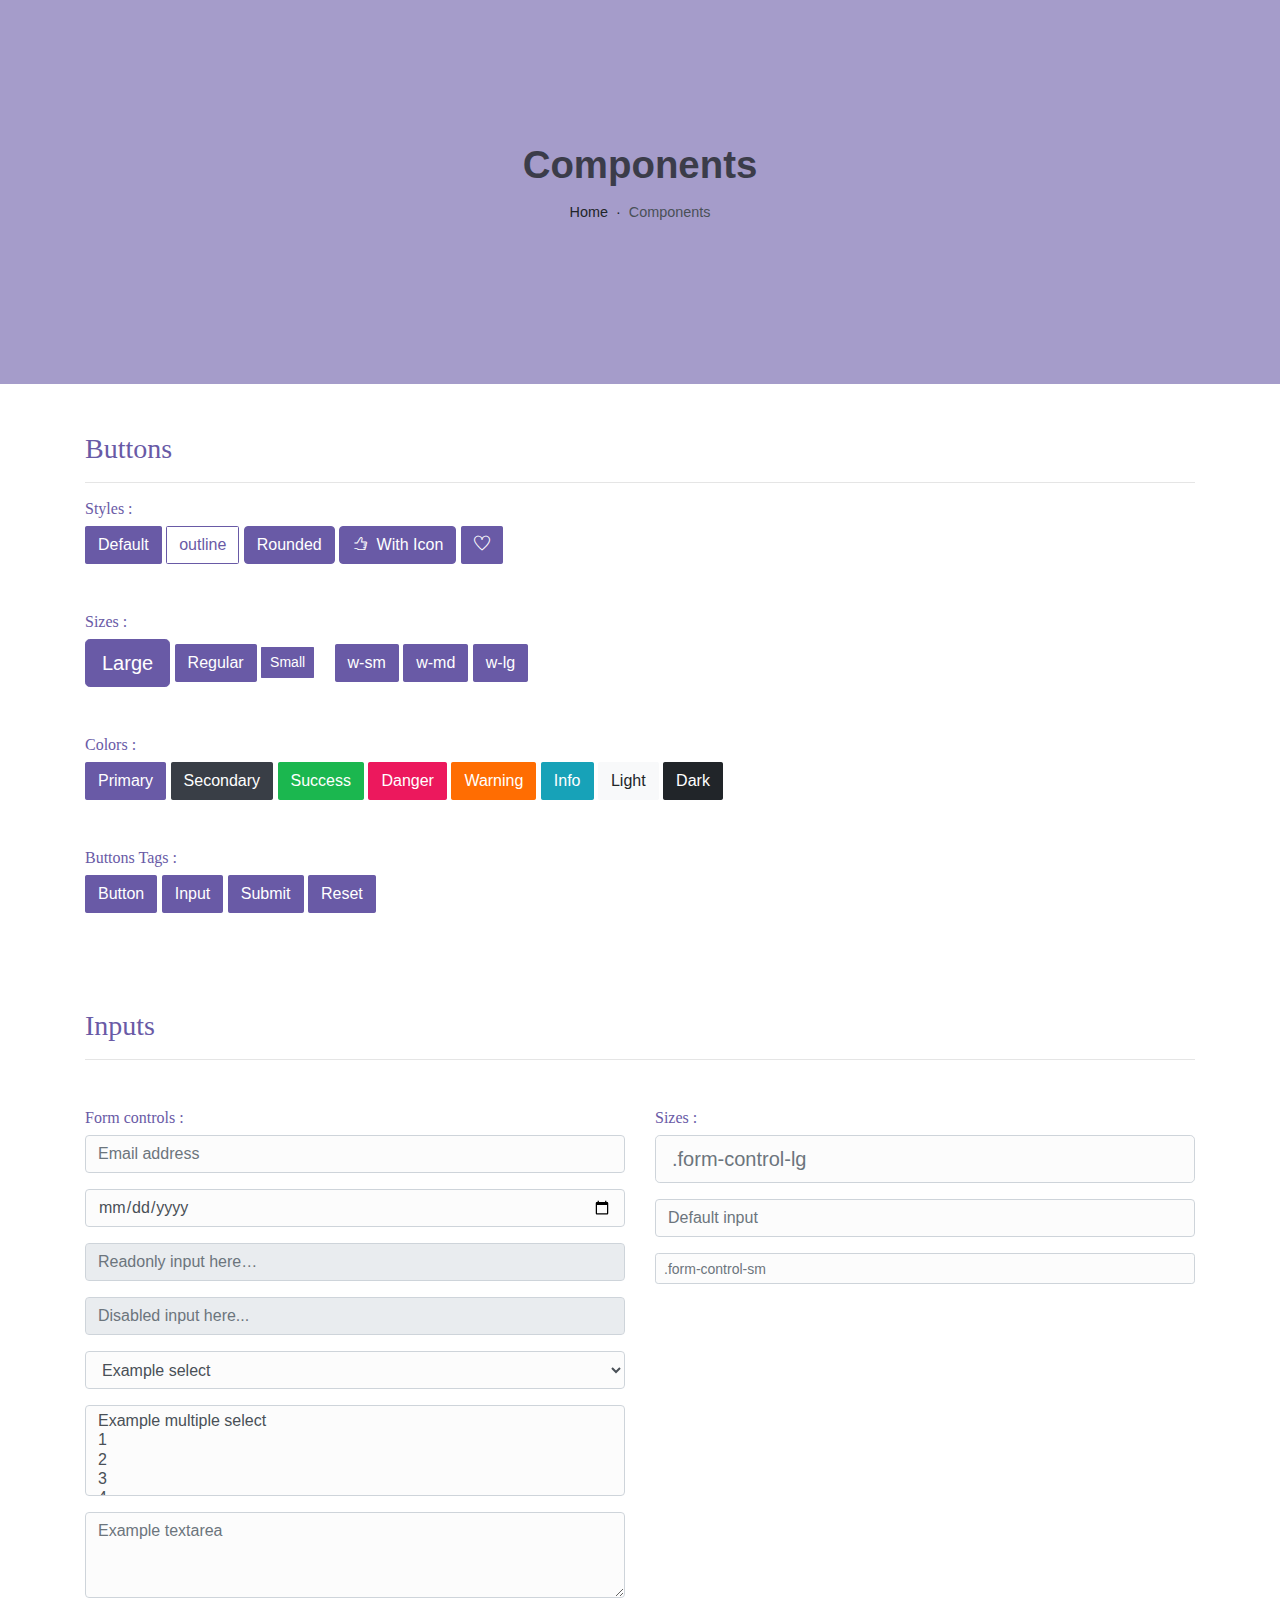
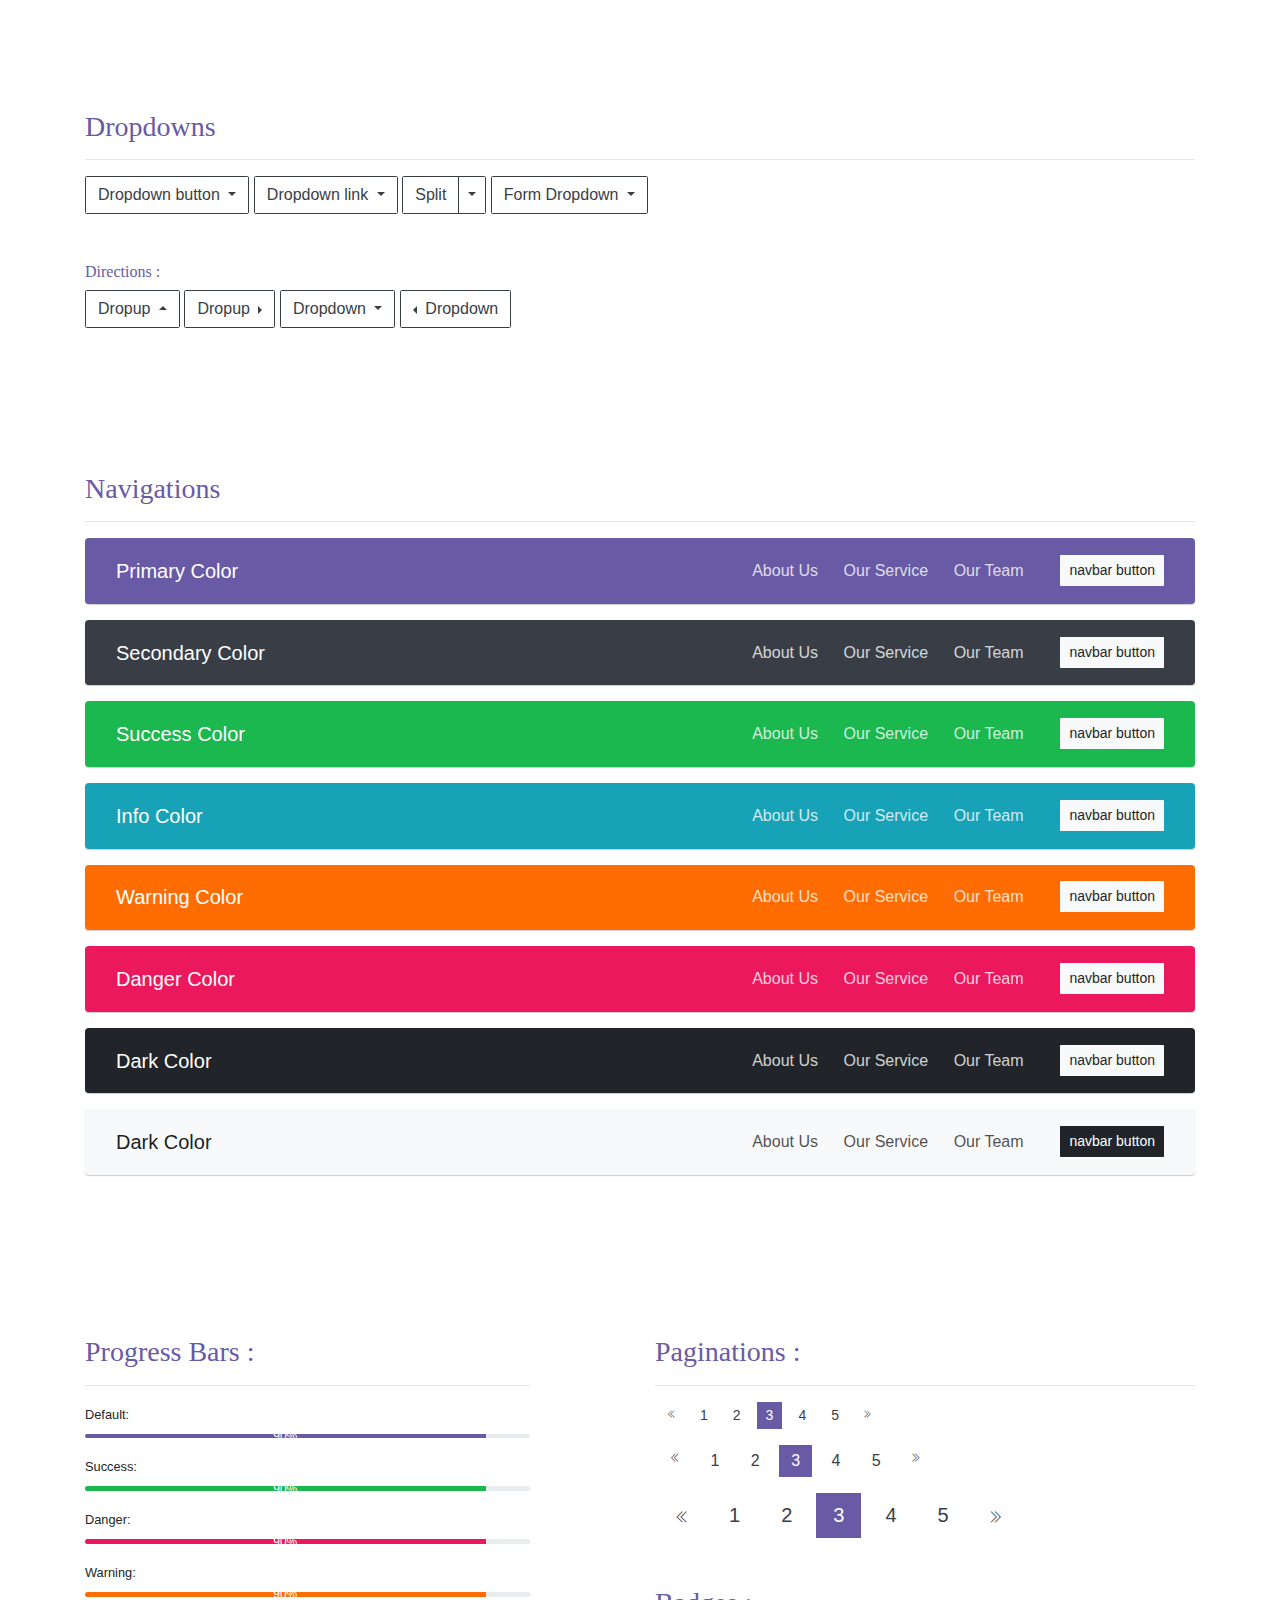
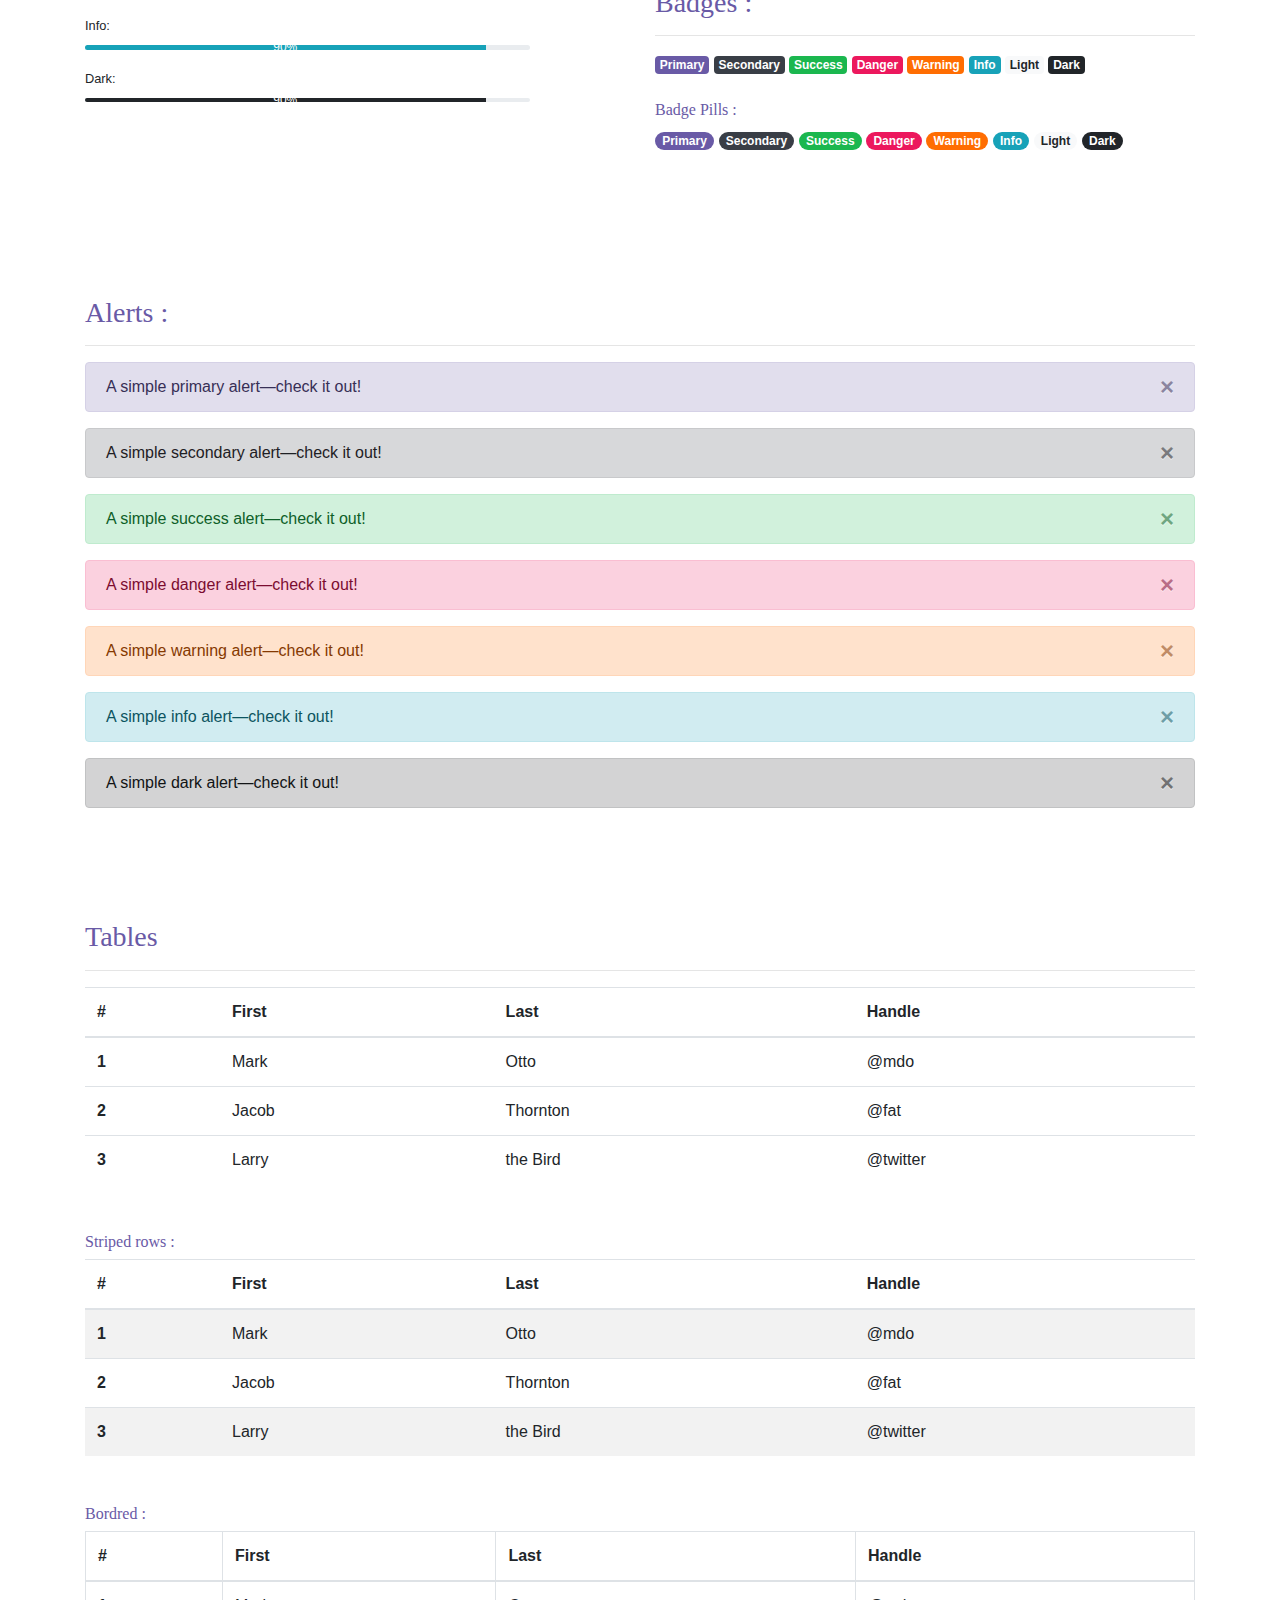
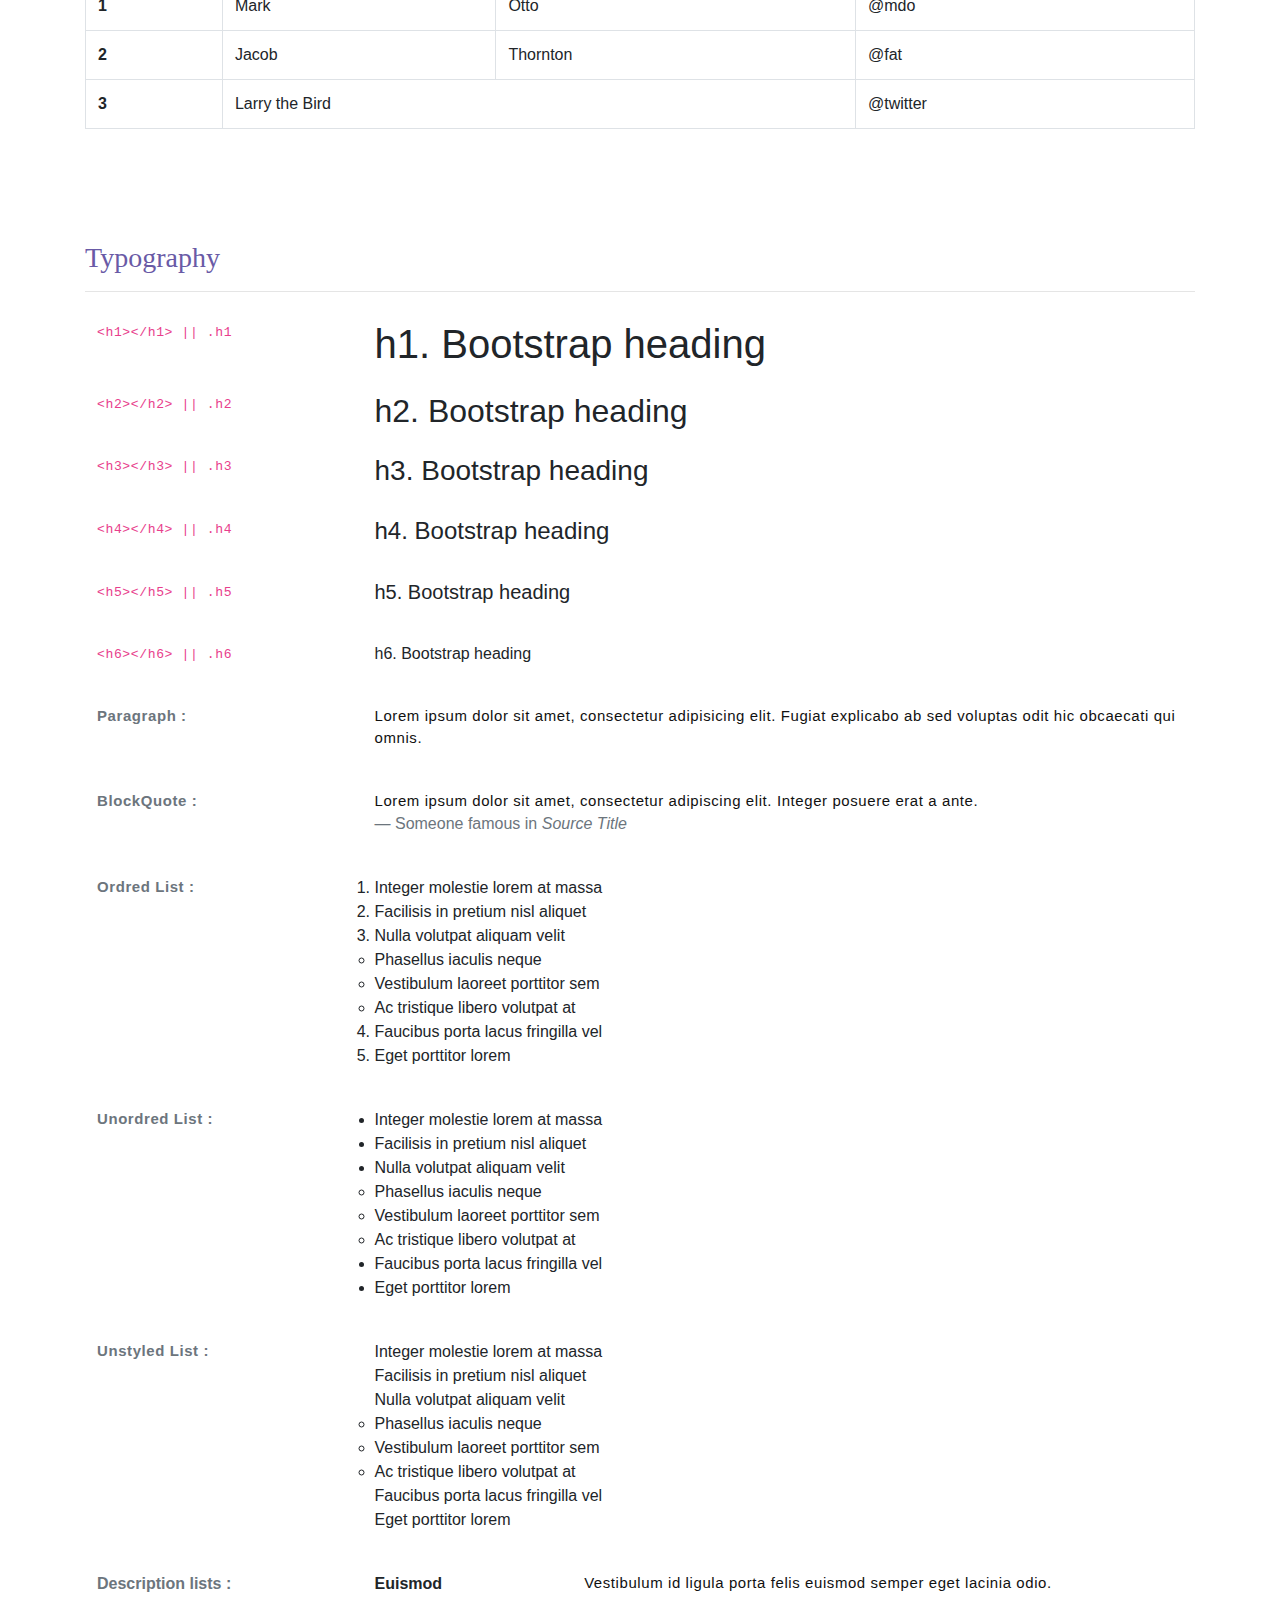
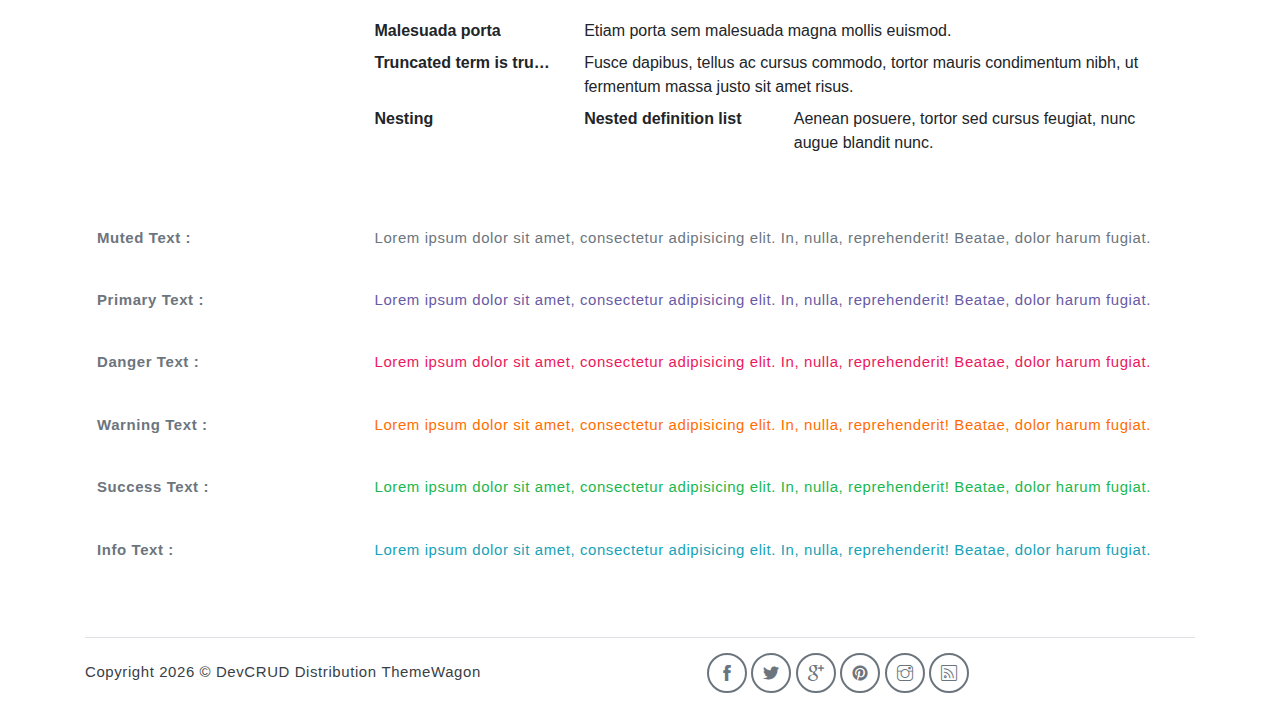
<file: components.html>
<!DOCTYPE html>
<html lang="en">

<head>
   <meta charset="utf-8">
   <meta name="viewport" content="width=device-width, initial-scale=1, shrink-to-fit=no">
   <meta name="description" content="Start your development with Meyawo landing page.">
   <meta name="author" content="Devcrud">
   <title>Meyawo Landing page | Components</title>
   <!-- font icons -->
   <link rel="stylesheet" href="assets/vendors/themify-icons/css/themify-icons.css">
   <!-- Bootstrap + Steller  -->
   <link rel="stylesheet" href="assets/css/meyawo.css">
</head>

<body>

   <!-- Page Header -->
   <header class="header header-mini">
      <div class="header-title">Components</div>
      <nav aria-label="breadcrumb">
         <ol class="breadcrumb">
            <li class="breadcrumb-item"><a href="/">Home</a></li>
            <li class="breadcrumb-item active" aria-current="page">Components</li>
         </ol>
      </nav>
   </header> <!-- End Of Page Header -->

   <!-- main content -->
   <div class="container">

      <!-- Buttons -->
      <h3 class="mt-5">Buttons</h3>
      <hr>
      <h6 class="section-secondary-title">Styles :</h6>
      <button class="btn btn-primary">Default</button>
      <button class="btn btn-outline-primary">outline</button>
      <button class="btn btn-primary rounded">Rounded</button>
      <button class="btn btn-primary rounded"><i class="ti-thumb-up pr-1"></i> With Icon</button>
      <button class="btn btn-primary circle"><i class="ti-heart"></i></button>

      <h6 class="section-secondary-title mt-5">Sizes :</h6>
      <button class="btn btn-primary btn-lg">Large</button>
      <button class="btn btn-primary ">Regular</button>
      <button class="btn btn-primary btn-sm">Small</button>
      <button class="btn btn-primary w-sm ml-3">w-sm</button>
      <button class="btn btn-primary w-md">w-md</button>
      <button class="btn btn-primary w-lg">w-lg</button>

      <h6 class="section-secondary-title mt-5">Colors :</h6>
      <button type="button" class="btn btn-primary">Primary</button>
      <button type="button" class="btn btn-secondary">Secondary</button>
      <button type="button" class="btn btn-success">Success</button>
      <button type="button" class="btn btn-danger">Danger</button>
      <button type="button" class="btn btn-warning">Warning</button>
      <button type="button" class="btn btn-info">Info</button>
      <button type="button" class="btn btn-light">Light</button>
      <button type="button" class="btn btn-dark">Dark</button>

      <h6 class="section-secondary-title mt-5">Buttons Tags :</h6>
      <button class="btn btn-primary" type="submit">Button</button>
      <input class="btn btn-primary" type="button" value="Input">
      <input class="btn btn-primary" type="submit" value="Submit">
      <input class="btn btn-primary" type="reset" value="Reset">

      <!-- devider -->
      <div class="py-5"></div>

      <!-- Inputs -->
      <h3>Inputs</h3>
      <hr>
      <div class="row mt-5">
         <div class="col-md-6">
            <h6 class="section-secondary-title">Form controls :</h6>
            <div class="form-group">
               <input type="email" class="form-control" id="exampleFormControlInput1" placeholder="Email address">
            </div>
            <div class="form-group">
               <input type="date" class="form-control" id="exampleFormControlInput1" placeholder="Date">
            </div>
            <div class="form-group">
               <input class="form-control" type="text" placeholder="Readonly input here…" readonly>
            </div>
            <div class="form-group">
               <input class="form-control" id="disabledInput" type="text" placeholder="Disabled input here..." disabled>
            </div>
            <div class="form-group">
               <select class="form-control" id="exampleFormControlSelect1">
                  <option>Example select</option>
                  <option>1</option>
                  <option>2</option>
                  <option>3</option>
                  <option>4</option>
                  <option>5</option>
               </select>
            </div>
            <div class="form-group">
               <select multiple class="form-control" id="exampleFormControlSelect2">
                  <option>Example multiple select</option>
                  <option>1</option>
                  <option>2</option>
                  <option>3</option>
                  <option>4</option>
                  <option>5</option>
               </select>
            </div>
            <div class="form-group">
               <textarea class="form-control" id="exampleFormControlTextarea1" rows="3"
                  placeholder="Example textarea"></textarea>
            </div>
         </div>
         <div class="col-md-6">
            <h6 class="section-secondary-title">Sizes :</h6>
            <div class="form-group">
               <input class="form-control form-control-lg" type="text" placeholder=".form-control-lg">
            </div>
            <div class="form-group">
               <input class="form-control" type="text" placeholder="Default input">
            </div>
            <div class="form-group">
               <input class="form-control form-control-sm" type="text" placeholder=".form-control-sm">
            </div>
         </div>
      </div> <!-- end of inputs -->

      <!-- devider -->
      <div class="py-5"></div>

      <!-- Dropdowns -->
      <h3 class="components-section-title font-weight-normal">Dropdowns</h3>
      <hr>
      <div class="dropdown d-inline-block">
         <button class="btn btn-outline-secondary dropdown-toggle" type="button" id="dropdownMenuButton"
            data-toggle="dropdown" aria-haspopup="true" aria-expanded="false">
            Dropdown button
         </button>
         <div class="dropdown-menu" aria-labelledby="dropdownMenuButton">
            <a class="dropdown-item" href="#">Action</a>
            <a class="dropdown-item" href="#">Another action</a>
            <a class="dropdown-item" href="#">Something else here</a>
         </div>
      </div>
      <div class="dropdown d-inline-block">
         <a class="btn btn-outline-secondary dropdown-toggle" href="#" role="button" id="dropdownMenuLink"
            data-toggle="dropdown" aria-haspopup="true" aria-expanded="false">
            Dropdown link
         </a>
         <div class="dropdown-menu" aria-labelledby="dropdownMenuLink">
            <a class="dropdown-item" href="#">Action</a>
            <a class="dropdown-item" href="#">Another action</a>
            <a class="dropdown-item" href="#">Something else here</a>
         </div>
      </div>
      <div class="btn-group">
         <button type="button" class="btn btn-outline-secondary">Split</button>
         <button type="button" class="btn btn-outline-secondary dropdown-toggle dropdown-toggle-split"
            data-toggle="dropdown" aria-haspopup="true" aria-expanded="false">
            <span class="sr-only">Toggle Dropdown</span>
         </button>
         <div class="dropdown-menu">
            <a class="dropdown-item" href="#">Action</a>
            <a class="dropdown-item" href="#">Another action</a>
            <a class="dropdown-item" href="#">Something else here</a>
            <div class="dropdown-divider"></div>
            <a class="dropdown-item" href="#">Separated link</a>
         </div>
      </div>
      <div class="btn-group">
         <button class="btn btn-outline-secondary dropdown-toggle" type="button" id="dropdownMenuButton"
            data-toggle="dropdown" aria-haspopup="true" aria-expanded="false">
            Form Dropdown
         </button>
         <div class="dropdown-menu form">
            <form class="px-4 py-3">
               <div class="form-group">
                  <input type="email" class="form-control" id="exampleDropdownFormEmail1"
                     placeholder="email@example.com">
               </div>
               <div class="form-group">
                  <input type="password" class="form-control" id="exampleDropdownFormPassword1" placeholder="Password">
               </div>
               <div class="form-check mb-3">
                  <input type="checkbox" class="form-check-input" id="dropdownCheck">
                  <label class="form-check-label" for="dropdownCheck">
                     Remember me
                  </label>
               </div>
               <button type="submit" class="btn btn-primary btn-block">Sign in</button>
            </form>
            <div class="dropdown-divider"></div>
            <a class="dropdown-item" href="#"><small>New around here? Sign up</small></a>
            <a class="dropdown-item" href="#"><small>Forgot password?</small></a>
         </div>
      </div>
      <h6 class="section-secondary-title mt-5">Directions :</h6>
      <div class="btn-group dropup">
         <button type="button" class="btn btn-outline-secondary dropdown-toggle" data-toggle="dropdown"
            aria-haspopup="true" aria-expanded="false">
            Dropup
         </button>
         <div class="dropdown-menu">
            <a class="dropdown-item" href="#">Action</a>
            <a class="dropdown-item" href="#">Another action</a>
            <a class="dropdown-item" href="#">Something else here</a>
            <div class="dropdown-divider"></div>
            <a class="dropdown-item" href="#">Separated link</a>
         </div>
      </div>
      <div class="btn-group dropright">
         <button type="button" class="btn btn-outline-secondary dropdown-toggle" data-toggle="dropdown"
            aria-haspopup="true" aria-expanded="false">
            Dropup
         </button>
         <div class="dropdown-menu">
            <a class="dropdown-item" href="#">Action</a>
            <a class="dropdown-item" href="#">Another action</a>
            <a class="dropdown-item" href="#">Something else here</a>
            <div class="dropdown-divider"></div>
            <a class="dropdown-item" href="#">Separated link</a>
         </div>
      </div>
      <div class="btn-group">
         <button type="button" class="btn btn-outline-secondary dropdown-toggle" data-toggle="dropdown"
            aria-haspopup="true" aria-expanded="false">
            Dropdown
         </button>
         <div class="dropdown-menu">
            <a class="dropdown-item" href="#">Action</a>
            <a class="dropdown-item" href="#">Another action</a>
            <a class="dropdown-item" href="#">Something else here</a>
            <div class="dropdown-divider"></div>
            <a class="dropdown-item" href="#">Separated link</a>
         </div>
      </div>
      <div class="btn-group dropleft">
         <button type="button" class="btn btn-outline-secondary dropdown-toggle" data-toggle="dropdown"
            aria-haspopup="true" aria-expanded="false">
            Dropdown
         </button>
         <div class="dropdown-menu">
            <a class="dropdown-item" href="#">Action</a>
            <a class="dropdown-item" href="#">Another action</a>
            <a class="dropdown-item" href="#">Something else here</a>
            <div class="dropdown-divider"></div>
            <a class="dropdown-item" href="#">Separated link</a>
         </div>
      </div> <!-- end of Dropdowns -->

      <!-- devider -->
      <div class="py-5"></div>

      <!-- navbars -->
      <h3 class="components-section-title font-weight-normal mt-5">Navigations</h3>
      <hr>
      <nav class="navbar navbar-expand-sm navbar-dark bg-primary rounded shadow mb-3">
         <div class="container">
            <a class="navbar-brand" href="#">Primary Color</a>
            <button class="navbar-toggler ml-auto" type="button" data-toggle="collapse"
               data-target="#navbarSupportedContent" aria-controls="navbarSupportedContent" aria-expanded="false"
               aria-label="Toggle navigation">
               <span class="navbar-toggler-icon"></span>
            </button>
            <div class="collapse navbar-collapse" id="navbarSupportedContent">
               <ul class="navbar-nav ml-auto">
                  <li class="nav-item">
                     <a class="nav-link" href="#about">About Us</a>
                  </li>
                  <li class="nav-item">
                     <a class="nav-link" href="#service">Our Service</a>
                  </li>
                  <li class="nav-item">
                     <a class="nav-link" href="#team">Our Team</a>
                  </li>
                  <li class="nav-item">
                     <a href="#book-table" class="ml-4 mt-1 btn btn-light btn-sm">navbar button</a>
                  </li>
               </ul>
            </div>
         </div>
      </nav>
      <nav class="navbar navbar-expand-sm navbar-dark bg-secondary rounded shadow mb-3">
         <div class="container">
            <a class="navbar-brand" href="#">Secondary Color</a>
            <button class="navbar-toggler ml-auto" type="button" data-toggle="collapse"
               data-target="#navbarSupportedContent" aria-controls="navbarSupportedContent" aria-expanded="false"
               aria-label="Toggle navigation">
               <span class="navbar-toggler-icon"></span>
            </button>
            <div class="collapse navbar-collapse" id="navbarSupportedContent">
               <ul class="navbar-nav ml-auto">
                  <li class="nav-item">
                     <a class="nav-link" href="#about">About Us</a>
                  </li>
                  <li class="nav-item">
                     <a class="nav-link" href="#service">Our Service</a>
                  </li>
                  <li class="nav-item">
                     <a class="nav-link" href="#team">Our Team</a>
                  </li>
                  <li class="nav-item">
                     <a href="#book-table" class="ml-4 mt-1 btn btn-light btn-sm">navbar button</a>
                  </li>
               </ul>
            </div>
         </div>
      </nav>
      <nav class="navbar navbar-expand-sm navbar-dark bg-success rounded shadow mb-3">
         <div class="container">
            <a class="navbar-brand" href="#">Success Color</a>
            <button class="navbar-toggler ml-auto" type="button" data-toggle="collapse"
               data-target="#navbarSupportedContent" aria-controls="navbarSupportedContent" aria-expanded="false"
               aria-label="Toggle navigation">
               <span class="navbar-toggler-icon"></span>
            </button>
            <div class="collapse navbar-collapse" id="navbarSupportedContent">
               <ul class="navbar-nav ml-auto">
                  <li class="nav-item">
                     <a class="nav-link" href="#about">About Us</a>
                  </li>
                  <li class="nav-item">
                     <a class="nav-link" href="#service">Our Service</a>
                  </li>
                  <li class="nav-item">
                     <a class="nav-link" href="#team">Our Team</a>
                  </li>
                  <li class="nav-item">
                     <a href="#book-table" class="ml-4 mt-1 btn btn-light btn-sm">navbar button</a>
                  </li>
               </ul>
            </div>
         </div>
      </nav>
      <nav class="navbar navbar-expand-sm navbar-dark bg-info rounded shadow mb-3">
         <div class="container">
            <a class="navbar-brand" href="#">Info Color</a>
            <button class="navbar-toggler ml-auto" type="button" data-toggle="collapse"
               data-target="#navbarSupportedContent" aria-controls="navbarSupportedContent" aria-expanded="false"
               aria-label="Toggle navigation">
               <span class="navbar-toggler-icon"></span>
            </button>
            <div class="collapse navbar-collapse" id="navbarSupportedContent">
               <ul class="navbar-nav ml-auto">
                  <li class="nav-item">
                     <a class="nav-link" href="#about">About Us</a>
                  </li>
                  <li class="nav-item">
                     <a class="nav-link" href="#service">Our Service</a>
                  </li>
                  <li class="nav-item">
                     <a class="nav-link" href="#team">Our Team</a>
                  </li>
                  <li class="nav-item">
                     <a href="#book-table" class="ml-4 mt-1 btn btn-light btn-sm">navbar button</a>
                  </li>
               </ul>
            </div>
         </div>
      </nav>
      <nav class="navbar navbar-expand-sm navbar-dark bg-warning rounded shadow mb-3">
         <div class="container">
            <a class="navbar-brand" href="#">Warning Color</a>
            <button class="navbar-toggler ml-auto" type="button" data-toggle="collapse"
               data-target="#navbarSupportedContent" aria-controls="navbarSupportedContent" aria-expanded="false"
               aria-label="Toggle navigation">
               <span class="navbar-toggler-icon"></span>
            </button>
            <div class="collapse navbar-collapse" id="navbarSupportedContent">
               <ul class="navbar-nav ml-auto">
                  <li class="nav-item">
                     <a class="nav-link" href="#about">About Us</a>
                  </li>
                  <li class="nav-item">
                     <a class="nav-link" href="#service">Our Service</a>
                  </li>
                  <li class="nav-item">
                     <a class="nav-link" href="#team">Our Team</a>
                  </li>
                  <li class="nav-item">
                     <a href="#book-table" class="ml-4 mt-1 btn btn-light btn-sm">navbar button</a>
                  </li>
               </ul>
            </div>
         </div>
      </nav>
      <nav class="navbar navbar-expand-sm navbar-dark bg-danger rounded shadow mb-3">
         <div class="container">
            <a class="navbar-brand" href="#">Danger Color</a>
            <button class="navbar-toggler ml-auto" type="button" data-toggle="collapse"
               data-target="#navbarSupportedContent" aria-controls="navbarSupportedContent" aria-expanded="false"
               aria-label="Toggle navigation">
               <span class="navbar-toggler-icon"></span>
            </button>
            <div class="collapse navbar-collapse" id="navbarSupportedContent">
               <ul class="navbar-nav ml-auto">
                  <li class="nav-item">
                     <a class="nav-link" href="#about">About Us</a>
                  </li>
                  <li class="nav-item">
                     <a class="nav-link" href="#service">Our Service</a>
                  </li>
                  <li class="nav-item">
                     <a class="nav-link" href="#team">Our Team</a>
                  </li>
                  <li class="nav-item">
                     <a href="#book-table" class="ml-4 mt-1 btn btn-light btn-sm">navbar button</a>
                  </li>
               </ul>
            </div>
         </div>
      </nav>
      <nav class="navbar navbar-expand-sm navbar-dark bg-dark rounded shadow mb-3">
         <div class="container">
            <a class="navbar-brand" href="#">Dark Color</a>
            <button class="navbar-toggler ml-auto" type="button" data-toggle="collapse"
               data-target="#navbarSupportedContent" aria-controls="navbarSupportedContent" aria-expanded="false"
               aria-label="Toggle navigation">
               <span class="navbar-toggler-icon"></span>
            </button>
            <div class="collapse navbar-collapse" id="navbarSupportedContent">
               <ul class="navbar-nav ml-auto">
                  <li class="nav-item">
                     <a class="nav-link" href="#about">About Us</a>
                  </li>
                  <li class="nav-item">
                     <a class="nav-link" href="#service">Our Service</a>
                  </li>
                  <li class="nav-item">
                     <a class="nav-link" href="#team">Our Team</a>
                  </li>
                  <li class="nav-item">
                     <a href="#book-table" class="ml-4 mt-1 btn btn-light btn-sm">navbar button</a>
                  </li>
               </ul>
            </div>
         </div>
      </nav>
      <nav class="navbar navbar-expand-sm navbar-light bg-light rounded shadow mb-3">
         <div class="container">
            <a class="navbar-brand" href="#">Dark Color</a>
            <button class="navbar-toggler ml-auto" type="button" data-toggle="collapse"
               data-target="#navbarSupportedContent" aria-controls="navbarSupportedContent" aria-expanded="false"
               aria-label="Toggle navigation">
               <span class="navbar-toggler-icon"></span>
            </button>
            <div class="collapse navbar-collapse" id="navbarSupportedContent">
               <ul class="navbar-nav ml-auto">
                  <li class="nav-item">
                     <a class="nav-link" href="#about">About Us</a>
                  </li>
                  <li class="nav-item">
                     <a class="nav-link" href="#service">Our Service</a>
                  </li>
                  <li class="nav-item">
                     <a class="nav-link" href="#team">Our Team</a>
                  </li>
                  <li class="nav-item">
                     <a href="#book-table" class="ml-4 mt-1 btn btn-dark btn-sm">navbar button</a>
                  </li>
               </ul>
            </div>
         </div>
      </nav>
      <!-- End of navbars -->

      <!-- devider -->
      <div class="py-5"></div>

      <!-- progress bars -->
      <div class="row justify-content-between">
         <div class="col-md-5">
            <h3 class="components-section-title font-weight-normal mt-5">Progress Bars :</h3>
            <hr>
            <small>Default: </small>
            <div class="progress mt-2 mb-3">
               <div class="progress-bar" role="progressbar" style="width: 90%" aria-valuenow="25" aria-valuemin="0"
                  aria-valuemax="100"><span>90%</span></div>
            </div>
            <small>Success:</small>
            <div class="progress mt-2 mb-3">
               <div class="progress-bar bg-success" role="progressbar" style="width: 90%" aria-valuenow="25"
                  aria-valuemin="0" aria-valuemax="100"><span>90%</span></div>
            </div>
            <small>Danger:</small>
            <div class="progress mt-2 mb-3">
               <div class="progress-bar bg-danger" role="progressbar" style="width: 90%" aria-valuenow="25"
                  aria-valuemin="0" aria-valuemax="100"><span>90%</span></div>
            </div>
            <small>Warning:</small>
            <div class="progress mt-2 mb-3">
               <div class="progress-bar bg-warning" role="progressbar" style="width: 90%" aria-valuenow="25"
                  aria-valuemin="0" aria-valuemax="100"><span>90%</span></div>
            </div>
            <small>Info:</small>
            <div class="progress mt-2 mb-3">
               <div class="progress-bar bg-info" role="progressbar" style="width: 90%" aria-valuenow="25"
                  aria-valuemin="0" aria-valuemax="100"><span>90%</span></div>
            </div>
            <small>Dark:</small>
            <div class="progress mt-2 mb-3">
               <div class="progress-bar bg-dark" role="progressbar" style="width: 90%" aria-valuenow="25"
                  aria-valuemin="0" aria-valuemax="100"><span>90%</span></div>
            </div>
         </div>
         <div class="col-md-6">
            <h3 class="components-section-title font-weight-normal mt-5">Paginations :</h3>
            <hr>
            <nav aria-label="Page navigation example">
               <ul class="pagination pagination-sm">
                  <li class="page-item"><a class="page-link" href="#"><i class="ti-angle-double-left"></i></a></li>
                  <li class="page-item"><a class="page-link" href="#">1</a></li>
                  <li class="page-item"><a class="page-link" href="#">2</a></li>
                  <li class="page-item active"><a class="page-link" href="#">3</a></li>
                  <li class="page-item"><a class="page-link" href="#">4</a></li>
                  <li class="page-item"><a class="page-link" href="#">5</a></li>
                  <li class="page-item"><a class="page-link" href="#"><i class="ti-angle-double-right"></i></a></li>
               </ul>
            </nav>
            <nav aria-label="Page navigation example">
               <ul class="pagination">
                  <li class="page-item"><a class="page-link" href="#"><i class="ti-angle-double-left"></i></a></li>
                  <li class="page-item"><a class="page-link" href="#">1</a></li>
                  <li class="page-item"><a class="page-link" href="#">2</a></li>
                  <li class="page-item active"><a class="page-link" href="#">3</a></li>
                  <li class="page-item"><a class="page-link" href="#">4</a></li>
                  <li class="page-item"><a class="page-link" href="#">5</a></li>
                  <li class="page-item"><a class="page-link" href="#"><i class="ti-angle-double-right"></i></a></li>
               </ul>
            </nav>
            <nav aria-label="Page navigation example">
               <ul class="pagination pagination-lg">
                  <li class="page-item"><a class="page-link" href="#"><i class="ti-angle-double-left"></i></a></li>
                  <li class="page-item"><a class="page-link" href="#">1</a></li>
                  <li class="page-item"><a class="page-link" href="#">2</a></li>
                  <li class="page-item active"><a class="page-link" href="#">3</a></li>
                  <li class="page-item"><a class="page-link" href="#">4</a></li>
                  <li class="page-item"><a class="page-link" href="#">5</a></li>
                  <li class="page-item"><a class="page-link" href="#"><i class="ti-angle-double-right"></i></a></li>
               </ul>
            </nav>

            <!-- Badges -->
            <h3 class="components-section-title font-weight-normal mt-5">Badges :</h3>
            <hr>
            <span class="badge badge-primary">Primary</span>
            <span class="badge badge-secondary">Secondary</span>
            <span class="badge badge-success">Success</span>
            <span class="badge badge-danger">Danger</span>
            <span class="badge badge-warning">Warning</span>
            <span class="badge badge-info">Info</span>
            <span class="badge badge-light">Light</span>
            <span class="badge badge-dark">Dark</span>
            <h6 class="section-secondary-title mt-4 mb-2">Badge Pills :</h6>
            <span class="badge badge-pill badge-primary">Primary</span>
            <span class="badge badge-pill badge-secondary">Secondary</span>
            <span class="badge badge-pill badge-success">Success</span>
            <span class="badge badge-pill badge-danger">Danger</span>
            <span class="badge badge-pill badge-warning">Warning</span>
            <span class="badge badge-pill badge-info">Info</span>
            <span class="badge badge-pill badge-light">Light</span>
            <span class="badge badge-pill badge-dark">Dark</span>
         </div>
      </div> <!-- End of Progress bars -->

      <!-- devider -->
      <div class="py-5"></div>

      <!-- Alerts -->
      <h3 class="components-section-title font-weight-normal mt-5">Alerts :</h3>
      <hr>
      <div class="alert alert-primary alert-dismissible fade show" role="alert">
         A simple primary alert—check it out!
         <button type="button" class="close" data-dismiss="alert" aria-label="Close">
            <span aria-hidden="true">&times;</span>
         </button>
      </div>
      <div class="alert alert-secondary alert-dismissible fade show" role="alert">
         A simple secondary alert—check it out!
         <button type="button" class="close" data-dismiss="alert" aria-label="Close">
            <span aria-hidden="true">&times;</span>
         </button>
      </div>
      <div class="alert alert-success alert-dismissible fade show" role="alert">
         A simple success alert—check it out!
         <button type="button" class="close" data-dismiss="alert" aria-label="Close">
            <span aria-hidden="true">&times;</span>
         </button>
      </div>
      <div class="alert alert-danger alert-dismissible fade show" role="alert">
         A simple danger alert—check it out!
         <button type="button" class="close" data-dismiss="alert" aria-label="Close">
            <span aria-hidden="true">&times;</span>
         </button>
      </div>
      <div class="alert alert-warning alert-dismissible fade show" role="alert">
         A simple warning alert—check it out!
         <button type="button" class="close" data-dismiss="alert" aria-label="Close">
            <span aria-hidden="true">&times;</span>
         </button>
      </div>
      <div class="alert alert-info alert-dismissible fade show" role="alert">
         A simple info alert—check it out!
         <button type="button" class="close" data-dismiss="alert" aria-label="Close">
            <span aria-hidden="true">&times;</span>
         </button>
      </div>
      <div class="alert alert-dark alert-dismissible fade show" role="alert">
         A simple dark alert—check it out!
         <button type="button" class="close" data-dismiss="alert" aria-label="Close">
            <span aria-hidden="true">&times;</span>
         </button>
      </div>
      <!-- end of alerts -->

      <!-- devider -->
      <div class="py-5"></div>

      <!-- tables -->
      <h3 class="components-section-title">Tables</h3>
      <hr>
      <table class="table">
         <thead>
            <tr>
               <th scope="col">#</th>
               <th scope="col">First</th>
               <th scope="col">Last</th>
               <th scope="col">Handle</th>
            </tr>
         </thead>
         <tbody>
            <tr>
               <th scope="row">1</th>
               <td>Mark</td>
               <td>Otto</td>
               <td>@mdo</td>
            </tr>
            <tr>
               <th scope="row">2</th>
               <td>Jacob</td>
               <td>Thornton</td>
               <td>@fat</td>
            </tr>
            <tr>
               <th scope="row">3</th>
               <td>Larry</td>
               <td>the Bird</td>
               <td>@twitter</td>
            </tr>
         </tbody>
      </table>

      <h6 class="section-secondary-title mt-5">Striped rows :</h6>
      <table class="table table-striped">
         <thead>
            <tr>
               <th scope="col">#</th>
               <th scope="col">First</th>
               <th scope="col">Last</th>
               <th scope="col">Handle</th>
            </tr>
         </thead>
         <tbody>
            <tr>
               <th scope="row">1</th>
               <td>Mark</td>
               <td>Otto</td>
               <td>@mdo</td>
            </tr>
            <tr>
               <th scope="row">2</th>
               <td>Jacob</td>
               <td>Thornton</td>
               <td>@fat</td>
            </tr>
            <tr>
               <th scope="row">3</th>
               <td>Larry</td>
               <td>the Bird</td>
               <td>@twitter</td>
            </tr>
         </tbody>
      </table>

      <h6 class="section-secondary-title mt-5">Bordred :</h6>
      <table class="table table-bordered">
         <thead>
            <tr>
               <th scope="col">#</th>
               <th scope="col">First</th>
               <th scope="col">Last</th>
               <th scope="col">Handle</th>
            </tr>
         </thead>
         <tbody>
            <tr>
               <th scope="row">1</th>
               <td>Mark</td>
               <td>Otto</td>
               <td>@mdo</td>
            </tr>
            <tr>
               <th scope="row">2</th>
               <td>Jacob</td>
               <td>Thornton</td>
               <td>@fat</td>
            </tr>
            <tr>
               <th scope="row">3</th>
               <td colspan="2">Larry the Bird</td>
               <td>@twitter</td>
            </tr>
         </tbody>
      </table>
      <!-- end of tables -->

      <!-- devider -->
      <div class="py-5"></div>

      <!-- typography -->
      <h3 class="components-section-title">Typography</h3>
      <hr>
      <table class="table table-borderless v-align-center">
         <tbody>
            <tr>
               <td>
                  <p><code class="highlighter-rouge">&lt;h1&gt;&lt;/h1&gt; || .h1</code></p>
               </td>
               <td class="w-75"><span class="h1">h1. Bootstrap heading</span></td>
            </tr>
            <tr>
               <td>
                  <p><code class="highlighter-rouge">&lt;h2&gt;&lt;/h2&gt; || .h2</code></p>
               </td>
               <td><span class="h2">h2. Bootstrap heading</span></td>
            </tr>
            <tr>
               <td>
                  <p><code class="highlighter-rouge">&lt;h3&gt;&lt;/h3&gt; || .h3</code></p>
               </td>
               <td><span class="h3">h3. Bootstrap heading</span></td>
            </tr>
            <tr>
               <td>
                  <p><code class="highlighter-rouge">&lt;h4&gt;&lt;/h4&gt; || .h4</code></p>
               </td>
               <td><span class="h4">h4. Bootstrap heading</span></td>
            </tr>
            <tr>
               <td>
                  <p><code class="highlighter-rouge">&lt;h5&gt;&lt;/h5&gt; || .h5</code></p>
               </td>
               <td><span class="h5">h5. Bootstrap heading</span></td>
            </tr>
            <tr>
               <td>
                  <p><code class="highlighter-rouge">&lt;h6&gt;&lt;/h6&gt; || .h6</code></p>
               </td>
               <td><span class="h6">h6. Bootstrap heading</span></td>
            </tr>
            <tr>
               <td>
                  <p class="font-weight-bold text-muted">Paragraph :</p>
               </td>
               <td>
                  <p>Lorem ipsum dolor sit amet, consectetur adipisicing elit. Fugiat explicabo ab sed voluptas odit hic
                     obcaecati qui omnis.</p>
               </td>
            </tr>
            <tr>
               <td>
                  <p class="font-weight-bold text-muted">BlockQuote :</p>
               </td>
               <td>
                  <blockquote class="blockquote">
                     <p class="mb-0">Lorem ipsum dolor sit amet, consectetur adipiscing elit. Integer posuere erat a
                        ante.</p>
                     <footer class="blockquote-footer">Someone famous in <cite title="Source Title">Source Title</cite>
                     </footer>
                  </blockquote>
               </td>
            </tr>

            <tr>
               <td>
                  <p class="font-weight-bold text-muted">Ordred List :</p>
               </td>
               <td>
                  <ol>
                     <li>Integer molestie lorem at massa</li>
                     <li>Facilisis in pretium nisl aliquet</li>
                     <li>Nulla volutpat aliquam velit
                        <ul>
                           <li>Phasellus iaculis neque</li>
                           <li>Vestibulum laoreet porttitor sem</li>
                           <li>Ac tristique libero volutpat at</li>
                        </ul>
                     </li>
                     <li>Faucibus porta lacus fringilla vel</li>
                     <li>Eget porttitor lorem</li>
                  </ol>
               </td>
            </tr>
            <tr>
               <td>
                  <p class="font-weight-bold text-muted">Unordred List :</p>
               </td>
               <td>
                  <ul>
                     <li>Integer molestie lorem at massa</li>
                     <li>Facilisis in pretium nisl aliquet</li>
                     <li>Nulla volutpat aliquam velit
                        <ul>
                           <li>Phasellus iaculis neque</li>
                           <li>Vestibulum laoreet porttitor sem</li>
                           <li>Ac tristique libero volutpat at</li>
                        </ul>
                     </li>
                     <li>Faucibus porta lacus fringilla vel</li>
                     <li>Eget porttitor lorem</li>
                  </ul>
               </td>
            </tr>
            <tr>
               <td>
                  <p class="font-weight-bold text-muted">Unstyled List :</p>
               </td>
               <td>
                  <ul class="list-unstyled">
                     <li>Integer molestie lorem at massa</li>
                     <li>Facilisis in pretium nisl aliquet</li>
                     <li>Nulla volutpat aliquam velit
                        <ul>
                           <li>Phasellus iaculis neque</li>
                           <li>Vestibulum laoreet porttitor sem</li>
                           <li>Ac tristique libero volutpat at</li>
                        </ul>
                     </li>
                     <li>Faucibus porta lacus fringilla vel</li>
                     <li>Eget porttitor lorem</li>
                  </ul>
               </td>
            </tr>
            <tr>
               <td class="font-weight-bold text-muted">Description lists : </td>
               <td>
                  <dl class="row">
                     <dt class="col-sm-3">Euismod</dt>
                     <dd class="col-sm-9">
                        <p>Vestibulum id ligula porta felis euismod semper eget lacinia odio.</p>
                     </dd>

                     <dt class="col-sm-3">Malesuada porta</dt>
                     <dd class="col-sm-9">Etiam porta sem malesuada magna mollis euismod.</dd>

                     <dt class="col-sm-3 text-truncate">Truncated term is truncated</dt>
                     <dd class="col-sm-9">Fusce dapibus, tellus ac cursus commodo, tortor mauris condimentum nibh, ut
                        fermentum massa justo sit amet risus.</dd>

                     <dt class="col-sm-3">Nesting</dt>
                     <dd class="col-sm-9">
                        <dl class="row">
                           <dt class="col-sm-4">Nested definition list</dt>
                           <dd class="col-sm-8">Aenean posuere, tortor sed cursus feugiat, nunc augue blandit nunc.</dd>
                        </dl>
                     </dd>
                  </dl>
               </td>
            </tr>
            <tr>
               <td>
                  <p class="font-weight-bold text-muted">Muted Text :</p>
               </td>
               <td>
                  <p class="text-muted">Lorem ipsum dolor sit amet, consectetur adipisicing elit. In, nulla,
                     reprehenderit! Beatae, dolor harum fugiat.</p>
               </td>
            </tr>
            <tr>
               <td>
                  <p class="font-weight-bold text-muted">Primary Text :</p>
               </td>
               <td>
                  <p class="text-primary">Lorem ipsum dolor sit amet, consectetur adipisicing elit. In, nulla,
                     reprehenderit! Beatae, dolor harum fugiat.</p>
               </td>
            </tr>
            <tr>
               <td>
                  <p class="font-weight-bold text-muted">Danger Text :</p>
               </td>
               <td>
                  <p class="text-danger">Lorem ipsum dolor sit amet, consectetur adipisicing elit. In, nulla,
                     reprehenderit! Beatae, dolor harum fugiat.</p>
               </td>
            </tr>
            <tr>
               <td>
                  <p class="font-weight-bold text-muted">Warning Text :</p>
               </td>
               <td>
                  <p class="text-warning">Lorem ipsum dolor sit amet, consectetur adipisicing elit. In, nulla,
                     reprehenderit! Beatae, dolor harum fugiat.</p>
               </td>
            </tr>
            <tr>
               <td>
                  <p class="font-weight-bold text-muted">Success Text :</p>
               </td>
               <td>
                  <p class="text-success">Lorem ipsum dolor sit amet, consectetur adipisicing elit. In, nulla,
                     reprehenderit! Beatae, dolor harum fugiat.</p>
               </td>
            </tr>
            <tr>
               <td>
                  <p class="font-weight-bold text-muted">Info Text :</p>
               </td>
               <td>
                  <p class="text-info">Lorem ipsum dolor sit amet, consectetur adipisicing elit. In, nulla,
                     reprehenderit! Beatae, dolor harum fugiat.</p>
               </td>
            </tr>
         </tbody>
      </table>
   </div>
   <!-- end of typography -->

   <!-- footer -->
   <div class="container mt-5">
      <footer class="footer">
         <p class="mb-0">Copyright
            <script>document.write(new Date().getFullYear())</script> &copy; <a
               href="http://www.devcrud.com">DevCRUD</a> Distribution <a href="https://themewagon.com">ThemeWagon</a>
         </p>
         <div class="social-links text-right m-auto ml-sm-auto">
            <a href="javascript:void(0)" class="link"><i class="ti-facebook"></i></a>
            <a href="javascript:void(0)" class="link"><i class="ti-twitter-alt"></i></a>
            <a href="javascript:void(0)" class="link"><i class="ti-google"></i></a>
            <a href="javascript:void(0)" class="link"><i class="ti-pinterest-alt"></i></a>
            <a href="javascript:void(0)" class="link"><i class="ti-instagram"></i></a>
            <a href="javascript:void(0)" class="link"><i class="ti-rss"></i></a>
         </div>
      </footer>
   </div> <!-- end of page footer -->

   <!-- core  -->
   <script src="assets/vendors/jquery/jquery-3.4.1.js"></script>
   <script src="assets/vendors/bootstrap/bootstrap.bundle.js"></script>

</body>

</html>
</file>
<file: assets/vendors/themify-icons/css/themify-icons.css>
@font-face {
	font-family: 'themify';
	src:url("../fonts/themify.eot?-fvbane");
	src:url("../fonts/themify.eot?#iefix-fvbane") format("embedded-opentype"),
		url("../fonts/themify.woff?-fvbane") format("woff"),
		url("../fonts/themify.ttf?-fvbane") format("truetype"),
		url("../fonts/themify.svg?-fvbane#themify") format("svg");
	font-weight: normal;
	font-style: normal;
}

[class^="ti-"], [class*=" ti-"] {
	font-family: 'themify';
	speak: none;
	font-style: normal;
	font-weight: normal;
	font-variant: normal;
	text-transform: none;
	line-height: 1;

	/* Better Font Rendering =========== */
	-webkit-font-smoothing: antialiased;
	-moz-osx-font-smoothing: grayscale;
}

.ti-wand:before {
	content: "\e600";
}
.ti-volume:before {
	content: "\e601";
}
.ti-user:before {
	content: "\e602";
}
.ti-unlock:before {
	content: "\e603";
}
.ti-unlink:before {
	content: "\e604";
}
.ti-trash:before {
	content: "\e605";
}
.ti-thought:before {
	content: "\e606";
}
.ti-target:before {
	content: "\e607";
}
.ti-tag:before {
	content: "\e608";
}
.ti-tablet:before {
	content: "\e609";
}
.ti-star:before {
	content: "\e60a";
}
.ti-spray:before {
	content: "\e60b";
}
.ti-signal:before {
	content: "\e60c";
}
.ti-shopping-cart:before {
	content: "\e60d";
}
.ti-shopping-cart-full:before {
	content: "\e60e";
}
.ti-settings:before {
	content: "\e60f";
}
.ti-search:before {
	content: "\e610";
}
.ti-zoom-in:before {
	content: "\e611";
}
.ti-zoom-out:before {
	content: "\e612";
}
.ti-cut:before {
	content: "\e613";
}
.ti-ruler:before {
	content: "\e614";
}
.ti-ruler-pencil:before {
	content: "\e615";
}
.ti-ruler-alt:before {
	content: "\e616";
}
.ti-bookmark:before {
	content: "\e617";
}
.ti-bookmark-alt:before {
	content: "\e618";
}
.ti-reload:before {
	content: "\e619";
}
.ti-plus:before {
	content: "\e61a";
}
.ti-pin:before {
	content: "\e61b";
}
.ti-pencil:before {
	content: "\e61c";
}
.ti-pencil-alt:before {
	content: "\e61d";
}
.ti-paint-roller:before {
	content: "\e61e";
}
.ti-paint-bucket:before {
	content: "\e61f";
}
.ti-na:before {
	content: "\e620";
}
.ti-mobile:before {
	content: "\e621";
}
.ti-minus:before {
	content: "\e622";
}
.ti-medall:before {
	content: "\e623";
}
.ti-medall-alt:before {
	content: "\e624";
}
.ti-marker:before {
	content: "\e625";
}
.ti-marker-alt:before {
	content: "\e626";
}
.ti-arrow-up:before {
	content: "\e627";
}
.ti-arrow-right:before {
	content: "\e628";
}
.ti-arrow-left:before {
	content: "\e629";
}
.ti-arrow-down:before {
	content: "\e62a";
}
.ti-lock:before {
	content: "\e62b";
}
.ti-location-arrow:before {
	content: "\e62c";
}
.ti-link:before {
	content: "\e62d";
}
.ti-layout:before {
	content: "\e62e";
}
.ti-layers:before {
	content: "\e62f";
}
.ti-layers-alt:before {
	content: "\e630";
}
.ti-key:before {
	content: "\e631";
}
.ti-import:before {
	content: "\e632";
}
.ti-image:before {
	content: "\e633";
}
.ti-heart:before {
	content: "\e634";
}
.ti-heart-broken:before {
	content: "\e635";
}
.ti-hand-stop:before {
	content: "\e636";
}
.ti-hand-open:before {
	content: "\e637";
}
.ti-hand-drag:before {
	content: "\e638";
}
.ti-folder:before {
	content: "\e639";
}
.ti-flag:before {
	content: "\e63a";
}
.ti-flag-alt:before {
	content: "\e63b";
}
.ti-flag-alt-2:before {
	content: "\e63c";
}
.ti-eye:before {
	content: "\e63d";
}
.ti-export:before {
	content: "\e63e";
}
.ti-exchange-vertical:before {
	content: "\e63f";
}
.ti-desktop:before {
	content: "\e640";
}
.ti-cup:before {
	content: "\e641";
}
.ti-crown:before {
	content: "\e642";
}
.ti-comments:before {
	content: "\e643";
}
.ti-comment:before {
	content: "\e644";
}
.ti-comment-alt:before {
	content: "\e645";
}
.ti-close:before {
	content: "\e646";
}
.ti-clip:before {
	content: "\e647";
}
.ti-angle-up:before {
	content: "\e648";
}
.ti-angle-right:before {
	content: "\e649";
}
.ti-angle-left:before {
	content: "\e64a";
}
.ti-angle-down:before {
	content: "\e64b";
}
.ti-check:before {
	content: "\e64c";
}
.ti-check-box:before {
	content: "\e64d";
}
.ti-camera:before {
	content: "\e64e";
}
.ti-announcement:before {
	content: "\e64f";
}
.ti-brush:before {
	content: "\e650";
}
.ti-briefcase:before {
	content: "\e651";
}
.ti-bolt:before {
	content: "\e652";
}
.ti-bolt-alt:before {
	content: "\e653";
}
.ti-blackboard:before {
	content: "\e654";
}
.ti-bag:before {
	content: "\e655";
}
.ti-move:before {
	content: "\e656";
}
.ti-arrows-vertical:before {
	content: "\e657";
}
.ti-arrows-horizontal:before {
	content: "\e658";
}
.ti-fullscreen:before {
	content: "\e659";
}
.ti-arrow-top-right:before {
	content: "\e65a";
}
.ti-arrow-top-left:before {
	content: "\e65b";
}
.ti-arrow-circle-up:before {
	content: "\e65c";
}
.ti-arrow-circle-right:before {
	content: "\e65d";
}
.ti-arrow-circle-left:before {
	content: "\e65e";
}
.ti-arrow-circle-down:before {
	content: "\e65f";
}
.ti-angle-double-up:before {
	content: "\e660";
}
.ti-angle-double-right:before {
	content: "\e661";
}
.ti-angle-double-left:before {
	content: "\e662";
}
.ti-angle-double-down:before {
	content: "\e663";
}
.ti-zip:before {
	content: "\e664";
}
.ti-world:before {
	content: "\e665";
}
.ti-wheelchair:before {
	content: "\e666";
}
.ti-view-list:before {
	content: "\e667";
}
.ti-view-list-alt:before {
	content: "\e668";
}
.ti-view-grid:before {
	content: "\e669";
}
.ti-uppercase:before {
	content: "\e66a";
}
.ti-upload:before {
	content: "\e66b";
}
.ti-underline:before {
	content: "\e66c";
}
.ti-truck:before {
	content: "\e66d";
}
.ti-timer:before {
	content: "\e66e";
}
.ti-ticket:before {
	content: "\e66f";
}
.ti-thumb-up:before {
	content: "\e670";
}
.ti-thumb-down:before {
	content: "\e671";
}
.ti-text:before {
	content: "\e672";
}
.ti-stats-up:before {
	content: "\e673";
}
.ti-stats-down:before {
	content: "\e674";
}
.ti-split-v:before {
	content: "\e675";
}
.ti-split-h:before {
	content: "\e676";
}
.ti-smallcap:before {
	content: "\e677";
}
.ti-shine:before {
	content: "\e678";
}
.ti-shift-right:before {
	content: "\e679";
}
.ti-shift-left:before {
	content: "\e67a";
}
.ti-shield:before {
	content: "\e67b";
}
.ti-notepad:before {
	content: "\e67c";
}
.ti-server:before {
	content: "\e67d";
}
.ti-quote-right:before {
	content: "\e67e";
}
.ti-quote-left:before {
	content: "\e67f";
}
.ti-pulse:before {
	content: "\e680";
}
.ti-printer:before {
	content: "\e681";
}
.ti-power-off:before {
	content: "\e682";
}
.ti-plug:before {
	content: "\e683";
}
.ti-pie-chart:before {
	content: "\e684";
}
.ti-paragraph:before {
	content: "\e685";
}
.ti-panel:before {
	content: "\e686";
}
.ti-package:before {
	content: "\e687";
}
.ti-music:before {
	content: "\e688";
}
.ti-music-alt:before {
	content: "\e689";
}
.ti-mouse:before {
	content: "\e68a";
}
.ti-mouse-alt:before {
	content: "\e68b";
}
.ti-money:before {
	content: "\e68c";
}
.ti-microphone:before {
	content: "\e68d";
}
.ti-menu:before {
	content: "\e68e";
}
.ti-menu-alt:before {
	content: "\e68f";
}
.ti-map:before {
	content: "\e690";
}
.ti-map-alt:before {
	content: "\e691";
}
.ti-loop:before {
	content: "\e692";
}
.ti-location-pin:before {
	content: "\e693";
}
.ti-list:before {
	content: "\e694";
}
.ti-light-bulb:before {
	content: "\e695";
}
.ti-Italic:before {
	content: "\e696";
}
.ti-info:before {
	content: "\e697";
}
.ti-infinite:before {
	content: "\e698";
}
.ti-id-badge:before {
	content: "\e699";
}
.ti-hummer:before {
	content: "\e69a";
}
.ti-home:before {
	content: "\e69b";
}
.ti-help:before {
	content: "\e69c";
}
.ti-headphone:before {
	content: "\e69d";
}
.ti-harddrives:before {
	content: "\e69e";
}
.ti-harddrive:before {
	content: "\e69f";
}
.ti-gift:before {
	content: "\e6a0";
}
.ti-game:before {
	content: "\e6a1";
}
.ti-filter:before {
	content: "\e6a2";
}
.ti-files:before {
	content: "\e6a3";
}
.ti-file:before {
	content: "\e6a4";
}
.ti-eraser:before {
	content: "\e6a5";
}
.ti-envelope:before {
	content: "\e6a6";
}
.ti-download:before {
	content: "\e6a7";
}
.ti-direction:before {
	content: "\e6a8";
}
.ti-direction-alt:before {
	content: "\e6a9";
}
.ti-dashboard:before {
	content: "\e6aa";
}
.ti-control-stop:before {
	content: "\e6ab";
}
.ti-control-shuffle:before {
	content: "\e6ac";
}
.ti-control-play:before {
	content: "\e6ad";
}
.ti-control-pause:before {
	content: "\e6ae";
}
.ti-control-forward:before {
	content: "\e6af";
}
.ti-control-backward:before {
	content: "\e6b0";
}
.ti-cloud:before {
	content: "\e6b1";
}
.ti-cloud-up:before {
	content: "\e6b2";
}
.ti-cloud-down:before {
	content: "\e6b3";
}
.ti-clipboard:before {
	content: "\e6b4";
}
.ti-car:before {
	content: "\e6b5";
}
.ti-calendar:before {
	content: "\e6b6";
}
.ti-book:before {
	content: "\e6b7";
}
.ti-bell:before {
	content: "\e6b8";
}
.ti-basketball:before {
	content: "\e6b9";
}
.ti-bar-chart:before {
	content: "\e6ba";
}
.ti-bar-chart-alt:before {
	content: "\e6bb";
}
.ti-back-right:before {
	content: "\e6bc";
}
.ti-back-left:before {
	content: "\e6bd";
}
.ti-arrows-corner:before {
	content: "\e6be";
}
.ti-archive:before {
	content: "\e6bf";
}
.ti-anchor:before {
	content: "\e6c0";
}
.ti-align-right:before {
	content: "\e6c1";
}
.ti-align-left:before {
	content: "\e6c2";
}
.ti-align-justify:before {
	content: "\e6c3";
}
.ti-align-center:before {
	content: "\e6c4";
}
.ti-alert:before {
	content: "\e6c5";
}
.ti-alarm-clock:before {
	content: "\e6c6";
}
.ti-agenda:before {
	content: "\e6c7";
}
.ti-write:before {
	content: "\e6c8";
}
.ti-window:before {
	content: "\e6c9";
}
.ti-widgetized:before {
	content: "\e6ca";
}
.ti-widget:before {
	content: "\e6cb";
}
.ti-widget-alt:before {
	content: "\e6cc";
}
.ti-wallet:before {
	content: "\e6cd";
}
.ti-video-clapper:before {
	content: "\e6ce";
}
.ti-video-camera:before {
	content: "\e6cf";
}
.ti-vector:before {
	content: "\e6d0";
}
.ti-themify-logo:before {
	content: "\e6d1";
}
.ti-themify-favicon:before {
	content: "\e6d2";
}
.ti-themify-favicon-alt:before {
	content: "\e6d3";
}
.ti-support:before {
	content: "\e6d4";
}
.ti-stamp:before {
	content: "\e6d5";
}
.ti-split-v-alt:before {
	content: "\e6d6";
}
.ti-slice:before {
	content: "\e6d7";
}
.ti-shortcode:before {
	content: "\e6d8";
}
.ti-shift-right-alt:before {
	content: "\e6d9";
}
.ti-shift-left-alt:before {
	content: "\e6da";
}
.ti-ruler-alt-2:before {
	content: "\e6db";
}
.ti-receipt:before {
	content: "\e6dc";
}
.ti-pin2:before {
	content: "\e6dd";
}
.ti-pin-alt:before {
	content: "\e6de";
}
.ti-pencil-alt2:before {
	content: "\e6df";
}
.ti-palette:before {
	content: "\e6e0";
}
.ti-more:before {
	content: "\e6e1";
}
.ti-more-alt:before {
	content: "\e6e2";
}
.ti-microphone-alt:before {
	content: "\e6e3";
}
.ti-magnet:before {
	content: "\e6e4";
}
.ti-line-double:before {
	content: "\e6e5";
}
.ti-line-dotted:before {
	content: "\e6e6";
}
.ti-line-dashed:before {
	content: "\e6e7";
}
.ti-layout-width-full:before {
	content: "\e6e8";
}
.ti-layout-width-default:before {
	content: "\e6e9";
}
.ti-layout-width-default-alt:before {
	content: "\e6ea";
}
.ti-layout-tab:before {
	content: "\e6eb";
}
.ti-layout-tab-window:before {
	content: "\e6ec";
}
.ti-layout-tab-v:before {
	content: "\e6ed";
}
.ti-layout-tab-min:before {
	content: "\e6ee";
}
.ti-layout-slider:before {
	content: "\e6ef";
}
.ti-layout-slider-alt:before {
	content: "\e6f0";
}
.ti-layout-sidebar-right:before {
	content: "\e6f1";
}
.ti-layout-sidebar-none:before {
	content: "\e6f2";
}
.ti-layout-sidebar-left:before {
	content: "\e6f3";
}
.ti-layout-placeholder:before {
	content: "\e6f4";
}
.ti-layout-menu:before {
	content: "\e6f5";
}
.ti-layout-menu-v:before {
	content: "\e6f6";
}
.ti-layout-menu-separated:before {
	content: "\e6f7";
}
.ti-layout-menu-full:before {
	content: "\e6f8";
}
.ti-layout-media-right-alt:before {
	content: "\e6f9";
}
.ti-layout-media-right:before {
	content: "\e6fa";
}
.ti-layout-media-overlay:before {
	content: "\e6fb";
}
.ti-layout-media-overlay-alt:before {
	content: "\e6fc";
}
.ti-layout-media-overlay-alt-2:before {
	content: "\e6fd";
}
.ti-layout-media-left-alt:before {
	content: "\e6fe";
}
.ti-layout-media-left:before {
	content: "\e6ff";
}
.ti-layout-media-center-alt:before {
	content: "\e700";
}
.ti-layout-media-center:before {
	content: "\e701";
}
.ti-layout-list-thumb:before {
	content: "\e702";
}
.ti-layout-list-thumb-alt:before {
	content: "\e703";
}
.ti-layout-list-post:before {
	content: "\e704";
}
.ti-layout-list-large-image:before {
	content: "\e705";
}
.ti-layout-line-solid:before {
	content: "\e706";
}
.ti-layout-grid4:before {
	content: "\e707";
}
.ti-layout-grid3:before {
	content: "\e708";
}
.ti-layout-grid2:before {
	content: "\e709";
}
.ti-layout-grid2-thumb:before {
	content: "\e70a";
}
.ti-layout-cta-right:before {
	content: "\e70b";
}
.ti-layout-cta-left:before {
	content: "\e70c";
}
.ti-layout-cta-center:before {
	content: "\e70d";
}
.ti-layout-cta-btn-right:before {
	content: "\e70e";
}
.ti-layout-cta-btn-left:before {
	content: "\e70f";
}
.ti-layout-column4:before {
	content: "\e710";
}
.ti-layout-column3:before {
	content: "\e711";
}
.ti-layout-column2:before {
	content: "\e712";
}
.ti-layout-accordion-separated:before {
	content: "\e713";
}
.ti-layout-accordion-merged:before {
	content: "\e714";
}
.ti-layout-accordion-list:before {
	content: "\e715";
}
.ti-ink-pen:before {
	content: "\e716";
}
.ti-info-alt:before {
	content: "\e717";
}
.ti-help-alt:before {
	content: "\e718";
}
.ti-headphone-alt:before {
	content: "\e719";
}
.ti-hand-point-up:before {
	content: "\e71a";
}
.ti-hand-point-right:before {
	content: "\e71b";
}
.ti-hand-point-left:before {
	content: "\e71c";
}
.ti-hand-point-down:before {
	content: "\e71d";
}
.ti-gallery:before {
	content: "\e71e";
}
.ti-face-smile:before {
	content: "\e71f";
}
.ti-face-sad:before {
	content: "\e720";
}
.ti-credit-card:before {
	content: "\e721";
}
.ti-control-skip-forward:before {
	content: "\e722";
}
.ti-control-skip-backward:before {
	content: "\e723";
}
.ti-control-record:before {
	content: "\e724";
}
.ti-control-eject:before {
	content: "\e725";
}
.ti-comments-smiley:before {
	content: "\e726";
}
.ti-brush-alt:before {
	content: "\e727";
}
.ti-youtube:before {
	content: "\e728";
}
.ti-vimeo:before {
	content: "\e729";
}
.ti-twitter:before {
	content: "\e72a";
}
.ti-time:before {
	content: "\e72b";
}
.ti-tumblr:before {
	content: "\e72c";
}
.ti-skype:before {
	content: "\e72d";
}
.ti-share:before {
	content: "\e72e";
}
.ti-share-alt:before {
	content: "\e72f";
}
.ti-rocket:before {
	content: "\e730";
}
.ti-pinterest:before {
	content: "\e731";
}
.ti-new-window:before {
	content: "\e732";
}
.ti-microsoft:before {
	content: "\e733";
}
.ti-list-ol:before {
	content: "\e734";
}
.ti-linkedin:before {
	content: "\e735";
}
.ti-layout-sidebar-2:before {
	content: "\e736";
}
.ti-layout-grid4-alt:before {
	content: "\e737";
}
.ti-layout-grid3-alt:before {
	content: "\e738";
}
.ti-layout-grid2-alt:before {
	content: "\e739";
}
.ti-layout-column4-alt:before {
	content: "\e73a";
}
.ti-layout-column3-alt:before {
	content: "\e73b";
}
.ti-layout-column2-alt:before {
	content: "\e73c";
}
.ti-instagram:before {
	content: "\e73d";
}
.ti-google:before {
	content: "\e73e";
}
.ti-github:before {
	content: "\e73f";
}
.ti-flickr:before {
	content: "\e740";
}
.ti-facebook:before {
	content: "\e741";
}
.ti-dropbox:before {
	content: "\e742";
}
.ti-dribbble:before {
	content: "\e743";
}
.ti-apple:before {
	content: "\e744";
}
.ti-android:before {
	content: "\e745";
}
.ti-save:before {
	content: "\e746";
}
.ti-save-alt:before {
	content: "\e747";
}
.ti-yahoo:before {
	content: "\e748";
}
.ti-wordpress:before {
	content: "\e749";
}
.ti-vimeo-alt:before {
	content: "\e74a";
}
.ti-twitter-alt:before {
	content: "\e74b";
}
.ti-tumblr-alt:before {
	content: "\e74c";
}
.ti-trello:before {
	content: "\e74d";
}
.ti-stack-overflow:before {
	content: "\e74e";
}
.ti-soundcloud:before {
	content: "\e74f";
}
.ti-sharethis:before {
	content: "\e750";
}
.ti-sharethis-alt:before {
	content: "\e751";
}
.ti-reddit:before {
	content: "\e752";
}
.ti-pinterest-alt:before {
	content: "\e753";
}
.ti-microsoft-alt:before {
	content: "\e754";
}
.ti-linux:before {
	content: "\e755";
}
.ti-jsfiddle:before {
	content: "\e756";
}
.ti-joomla:before {
	content: "\e757";
}
.ti-html5:before {
	content: "\e758";
}
.ti-flickr-alt:before {
	content: "\e759";
}
.ti-email:before {
	content: "\e75a";
}
.ti-drupal:before {
	content: "\e75b";
}
.ti-dropbox-alt:before {
	content: "\e75c";
}
.ti-css3:before {
	content: "\e75d";
}
.ti-rss:before {
	content: "\e75e";
}
.ti-rss-alt:before {
	content: "\e75f";
}
</file>
<file: assets/css/meyawo.css>
@charset "UTF-8";
/*!

=========================================================

* The above copyright notice and this permission notice shall be included in all copies or substantial portions of the Software.
*/
@import url("https://fonts.googleapis.com/css?family=Baloo+Paaji|Open+Sans:300,300i,400,400i,600,600i,700,700i");
:root {
  --blue: #1e549f;
  --indigo: #695aa6;
  --purple: #6f42c1;
  --pink: #e83e8c;
  --red: #ec185d;
  --orange: #ff6d02;
  --yellow: #ffc107;
  --green: #1bb74f;
  --teal: #20c997;
  --cyan: #17a2b8;
  --white: #fff;
  --gray: #6c757d;
  --gray-dark: #393e46;
  --primary: #695aa6;
  --secondary: #393e46;
  --success: #1bb74f;
  --info: #17a2b8;
  --warning: #ff6d02;
  --danger: #ec185d;
  --light: #f8f9fa;
  --dark: #212529;
  --breakpoint-xs: 0;
  --breakpoint-sm: 576px;
  --breakpoint-md: 768px;
  --breakpoint-lg: 992px;
  --breakpoint-xl: 1200px;
  --font-family-sans-serif: "Open Sans", sans-serif;
  --font-family-monospace: SFMono-Regular, Menlo, Monaco, Consolas, "Liberation Mono", "Courier New", monospace;
}

*,
*::before,
*::after {
  box-sizing: border-box;
}

html {
  font-family: sans-serif;
  line-height: 1.15;
  -webkit-text-size-adjust: 100%;
  -webkit-tap-highlight-color: rgba(0, 0, 0, 0);
}

article, aside, figcaption, figure, footer, header, hgroup, main, nav, section {
  display: block;
}

body {
  margin: 0;
  font-family: "Open Sans", sans-serif;
  font-size: 1rem;
  font-weight: 400;
  line-height: 1.5;
  color: #212529;
  text-align: left;
  background-color: #fff;
}

[tabindex="-1"]:focus {
  outline: 0 !important;
}

hr {
  box-sizing: content-box;
  height: 0;
  overflow: visible;
}

h1, h2, h3, h4, h5, h6 {
  margin-top: 0;
  margin-bottom: 0.5rem;
}

p {
  margin-top: 0;
  margin-bottom: 1rem;
}

abbr[title],
abbr[data-original-title] {
  text-decoration: underline;
  -webkit-text-decoration: underline dotted;
          text-decoration: underline dotted;
  cursor: help;
  border-bottom: 0;
  -webkit-text-decoration-skip-ink: none;
          text-decoration-skip-ink: none;
}

address {
  margin-bottom: 1rem;
  font-style: normal;
  line-height: inherit;
}

ol,
ul,
dl {
  margin-top: 0;
  margin-bottom: 1rem;
}

ol ol,
ul ul,
ol ul,
ul ol {
  margin-bottom: 0;
}

dt {
  font-weight: 700;
}

dd {
  margin-bottom: .5rem;
  margin-left: 0;
}

blockquote {
  margin: 0 0 1rem;
}

b,
strong {
  font-weight: bolder;
}

small {
  font-size: 80%;
}

sub,
sup {
  position: relative;
  font-size: 75%;
  line-height: 0;
  vertical-align: baseline;
}

sub {
  bottom: -.25em;
}

sup {
  top: -.5em;
}

a {
  color: #695aa6;
  text-decoration: none;
  background-color: transparent;
}

a:hover {
  color: #493f75;
  text-decoration: none;
}

a:not([href]):not([tabindex]) {
  color: inherit;
  text-decoration: none;
}

a:not([href]):not([tabindex]):hover, a:not([href]):not([tabindex]):focus {
  color: inherit;
  text-decoration: none;
}

a:not([href]):not([tabindex]):focus {
  outline: 0;
}

pre,
code,
kbd,
samp {
  font-family: SFMono-Regular, Menlo, Monaco, Consolas, "Liberation Mono", "Courier New", monospace;
  font-size: 1em;
}

pre {
  margin-top: 0;
  margin-bottom: 1rem;
  overflow: auto;
}

figure {
  margin: 0 0 1rem;
}

img {
  vertical-align: middle;
  border-style: none;
}

svg {
  overflow: hidden;
  vertical-align: middle;
}

table {
  border-collapse: collapse;
}

caption {
  padding-top: 0.75rem;
  padding-bottom: 0.75rem;
  color: #6c757d;
  text-align: left;
  caption-side: bottom;
}

th {
  text-align: inherit;
}

label {
  display: inline-block;
  margin-bottom: 0.5rem;
}

button {
  border-radius: 0;
}

button:focus {
  outline: 1px dotted;
  outline: 5px auto -webkit-focus-ring-color;
}

input,
button,
select,
optgroup,
textarea {
  margin: 0;
  font-family: inherit;
  font-size: inherit;
  line-height: inherit;
}

button,
input {
  overflow: visible;
}

button,
select {
  text-transform: none;
}

select {
  word-wrap: normal;
}

button,
[type="button"],
[type="reset"],
[type="submit"] {
  -webkit-appearance: button;
}

button:not(:disabled),
[type="button"]:not(:disabled),
[type="reset"]:not(:disabled),
[type="submit"]:not(:disabled) {
  cursor: pointer;
}

button::-moz-focus-inner,
[type="button"]::-moz-focus-inner,
[type="reset"]::-moz-focus-inner,
[type="submit"]::-moz-focus-inner {
  padding: 0;
  border-style: none;
}

input[type="radio"],
input[type="checkbox"] {
  box-sizing: border-box;
  padding: 0;
}

input[type="date"],
input[type="time"],
input[type="datetime-local"],
input[type="month"] {
  -webkit-appearance: listbox;
}

textarea {
  overflow: auto;
  resize: vertical;
}

fieldset {
  min-width: 0;
  padding: 0;
  margin: 0;
  border: 0;
}

legend {
  display: block;
  width: 100%;
  max-width: 100%;
  padding: 0;
  margin-bottom: .5rem;
  font-size: 1.5rem;
  line-height: inherit;
  color: inherit;
  white-space: normal;
}

progress {
  vertical-align: baseline;
}

[type="number"]::-webkit-inner-spin-button,
[type="number"]::-webkit-outer-spin-button {
  height: auto;
}

[type="search"] {
  outline-offset: -2px;
  -webkit-appearance: none;
}

[type="search"]::-webkit-search-decoration {
  -webkit-appearance: none;
}

::-webkit-file-upload-button {
  font: inherit;
  -webkit-appearance: button;
}

output {
  display: inline-block;
}

summary {
  display: list-item;
  cursor: pointer;
}

template {
  display: none;
}

[hidden] {
  display: none !important;
}

h1, h2, h3, h4, h5, h6,
.h1, .h2, .h3, .h4, .h5, .h6 {
  margin-bottom: 0.5rem;
  font-weight: 500;
  line-height: 1.2;
}

h1, .h1 {
  font-size: 2.5rem;
}

h2, .h2 {
  font-size: 2rem;
}

h3, .h3 {
  font-size: 1.75rem;
}

h4, .h4 {
  font-size: 1.5rem;
}

h5, .h5 {
  font-size: 1.25rem;
}

h6, .h6 {
  font-size: 1rem;
}

.lead {
  font-size: 1.25rem;
  font-weight: 300;
}

.display-1 {
  font-size: 6rem;
  font-weight: 300;
  line-height: 1.2;
}

.display-2 {
  font-size: 5.5rem;
  font-weight: 300;
  line-height: 1.2;
}

.display-3 {
  font-size: 4.5rem;
  font-weight: 300;
  line-height: 1.2;
}

.display-4 {
  font-size: 3.5rem;
  font-weight: 300;
  line-height: 1.2;
}

hr {
  margin-top: 1rem;
  margin-bottom: 1rem;
  border: 0;
  border-top: 1px solid rgba(0, 0, 0, 0.1);
}

small,
.small {
  font-size: 80%;
  font-weight: 400;
}

mark,
.mark {
  padding: 0.2em;
  background-color: #fcf8e3;
}

.list-unstyled {
  padding-left: 0;
  list-style: none;
}

.list-inline {
  padding-left: 0;
  list-style: none;
}

.list-inline-item {
  display: inline-block;
}

.list-inline-item:not(:last-child) {
  margin-right: 0.5rem;
}

.initialism {
  font-size: 90%;
  text-transform: uppercase;
}

.blockquote {
  margin-bottom: 1rem;
  font-size: 1.25rem;
}

.blockquote-footer {
  display: block;
  font-size: 80%;
  color: #6c757d;
}

.blockquote-footer::before {
  content: "\2014\00A0";
}

.img-fluid {
  max-width: 100%;
  height: auto;
}

.img-thumbnail {
  padding: 0.25rem;
  background-color: #fff;
  border: 1px solid #dee2e6;
  border-radius: 0.25rem;
  max-width: 100%;
  height: auto;
}

.figure {
  display: inline-block;
}

.figure-img {
  margin-bottom: 0.5rem;
  line-height: 1;
}

.figure-caption {
  font-size: 90%;
  color: #6c757d;
}

code {
  font-size: 87.5%;
  color: #e83e8c;
  word-break: break-word;
}

a > code {
  color: inherit;
}

kbd {
  padding: 0.2rem 0.4rem;
  font-size: 87.5%;
  color: #fff;
  background-color: #212529;
  border-radius: 0.2rem;
}

kbd kbd {
  padding: 0;
  font-size: 100%;
  font-weight: 700;
}

pre {
  display: block;
  font-size: 87.5%;
  color: #212529;
}

pre code {
  font-size: inherit;
  color: inherit;
  word-break: normal;
}

.pre-scrollable {
  max-height: 340px;
  overflow-y: scroll;
}

.container {
  width: 100%;
  padding-right: 15px;
  padding-left: 15px;
  margin-right: auto;
  margin-left: auto;
}

@media (min-width: 576px) {
  .container {
    max-width: 540px;
  }
}

@media (min-width: 768px) {
  .container {
    max-width: 720px;
  }
}

@media (min-width: 992px) {
  .container {
    max-width: 960px;
  }
}

@media (min-width: 1200px) {
  .container {
    max-width: 1140px;
  }
}

.container-fluid {
  width: 100%;
  padding-right: 15px;
  padding-left: 15px;
  margin-right: auto;
  margin-left: auto;
}

.row {
  display: -webkit-box;
  display: -webkit-flex;
  display: -ms-flexbox;
  display: flex;
  -webkit-flex-wrap: wrap;
      -ms-flex-wrap: wrap;
          flex-wrap: wrap;
  margin-right: -15px;
  margin-left: -15px;
}

.no-gutters {
  margin-right: 0;
  margin-left: 0;
}

.no-gutters > .col,
.no-gutters > [class*="col-"] {
  padding-right: 0;
  padding-left: 0;
}

.col-1, .col-2, .col-3, .col-4, .col-5, .col-6, .col-7, .col-8, .col-9, .col-10, .col-11, .col-12, .col,
.col-auto, .col-sm-1, .col-sm-2, .col-sm-3, .col-sm-4, .col-sm-5, .col-sm-6, .col-sm-7, .col-sm-8, .col-sm-9, .col-sm-10, .col-sm-11, .col-sm-12, .col-sm,
.col-sm-auto, .col-md-1, .col-md-2, .col-md-3, .col-md-4, .col-md-5, .col-md-6, .col-md-7, .col-md-8, .col-md-9, .col-md-10, .col-md-11, .col-md-12, .col-md,
.col-md-auto, .col-lg-1, .col-lg-2, .col-lg-3, .col-lg-4, .col-lg-5, .col-lg-6, .col-lg-7, .col-lg-8, .col-lg-9, .col-lg-10, .col-lg-11, .col-lg-12, .col-lg,
.col-lg-auto, .col-xl-1, .col-xl-2, .col-xl-3, .col-xl-4, .col-xl-5, .col-xl-6, .col-xl-7, .col-xl-8, .col-xl-9, .col-xl-10, .col-xl-11, .col-xl-12, .col-xl,
.col-xl-auto {
  position: relative;
  width: 100%;
  padding-right: 15px;
  padding-left: 15px;
}

.col {
  -webkit-flex-basis: 0;
      -ms-flex-preferred-size: 0;
          flex-basis: 0;
  -webkit-box-flex: 1;
  -webkit-flex-grow: 1;
      -ms-flex-positive: 1;
          flex-grow: 1;
  max-width: 100%;
}

.col-auto {
  -webkit-box-flex: 0;
  -webkit-flex: 0 0 auto;
      -ms-flex: 0 0 auto;
          flex: 0 0 auto;
  width: auto;
  max-width: 100%;
}

.col-1 {
  -webkit-box-flex: 0;
  -webkit-flex: 0 0 8.33333%;
      -ms-flex: 0 0 8.33333%;
          flex: 0 0 8.33333%;
  max-width: 8.33333%;
}

.col-2 {
  -webkit-box-flex: 0;
  -webkit-flex: 0 0 16.66667%;
      -ms-flex: 0 0 16.66667%;
          flex: 0 0 16.66667%;
  max-width: 16.66667%;
}

.col-3 {
  -webkit-box-flex: 0;
  -webkit-flex: 0 0 25%;
      -ms-flex: 0 0 25%;
          flex: 0 0 25%;
  max-width: 25%;
}

.col-4 {
  -webkit-box-flex: 0;
  -webkit-flex: 0 0 33.33333%;
      -ms-flex: 0 0 33.33333%;
          flex: 0 0 33.33333%;
  max-width: 33.33333%;
}

.col-5 {
  -webkit-box-flex: 0;
  -webkit-flex: 0 0 41.66667%;
      -ms-flex: 0 0 41.66667%;
          flex: 0 0 41.66667%;
  max-width: 41.66667%;
}

.col-6 {
  -webkit-box-flex: 0;
  -webkit-flex: 0 0 50%;
      -ms-flex: 0 0 50%;
          flex: 0 0 50%;
  max-width: 50%;
}

.col-7 {
  -webkit-box-flex: 0;
  -webkit-flex: 0 0 58.33333%;
      -ms-flex: 0 0 58.33333%;
          flex: 0 0 58.33333%;
  max-width: 58.33333%;
}

.col-8 {
  -webkit-box-flex: 0;
  -webkit-flex: 0 0 66.66667%;
      -ms-flex: 0 0 66.66667%;
          flex: 0 0 66.66667%;
  max-width: 66.66667%;
}

.col-9 {
  -webkit-box-flex: 0;
  -webkit-flex: 0 0 75%;
      -ms-flex: 0 0 75%;
          flex: 0 0 75%;
  max-width: 75%;
}

.col-10 {
  -webkit-box-flex: 0;
  -webkit-flex: 0 0 83.33333%;
      -ms-flex: 0 0 83.33333%;
          flex: 0 0 83.33333%;
  max-width: 83.33333%;
}

.col-11 {
  -webkit-box-flex: 0;
  -webkit-flex: 0 0 91.66667%;
      -ms-flex: 0 0 91.66667%;
          flex: 0 0 91.66667%;
  max-width: 91.66667%;
}

.col-12 {
  -webkit-box-flex: 0;
  -webkit-flex: 0 0 100%;
      -ms-flex: 0 0 100%;
          flex: 0 0 100%;
  max-width: 100%;
}

.order-first {
  -webkit-box-ordinal-group: 0;
  -webkit-order: -1;
      -ms-flex-order: -1;
          order: -1;
}

.order-last {
  -webkit-box-ordinal-group: 14;
  -webkit-order: 13;
      -ms-flex-order: 13;
          order: 13;
}

.order-0 {
  -webkit-box-ordinal-group: 1;
  -webkit-order: 0;
      -ms-flex-order: 0;
          order: 0;
}

.order-1 {
  -webkit-box-ordinal-group: 2;
  -webkit-order: 1;
      -ms-flex-order: 1;
          order: 1;
}

.order-2 {
  -webkit-box-ordinal-group: 3;
  -webkit-order: 2;
      -ms-flex-order: 2;
          order: 2;
}

.order-3 {
  -webkit-box-ordinal-group: 4;
  -webkit-order: 3;
      -ms-flex-order: 3;
          order: 3;
}

.order-4 {
  -webkit-box-ordinal-group: 5;
  -webkit-order: 4;
      -ms-flex-order: 4;
          order: 4;
}

.order-5 {
  -webkit-box-ordinal-group: 6;
  -webkit-order: 5;
      -ms-flex-order: 5;
          order: 5;
}

.order-6 {
  -webkit-box-ordinal-group: 7;
  -webkit-order: 6;
      -ms-flex-order: 6;
          order: 6;
}

.order-7 {
  -webkit-box-ordinal-group: 8;
  -webkit-order: 7;
      -ms-flex-order: 7;
          order: 7;
}

.order-8 {
  -webkit-box-ordinal-group: 9;
  -webkit-order: 8;
      -ms-flex-order: 8;
          order: 8;
}

.order-9 {
  -webkit-box-ordinal-group: 10;
  -webkit-order: 9;
      -ms-flex-order: 9;
          order: 9;
}

.order-10 {
  -webkit-box-ordinal-group: 11;
  -webkit-order: 10;
      -ms-flex-order: 10;
          order: 10;
}

.order-11 {
  -webkit-box-ordinal-group: 12;
  -webkit-order: 11;
      -ms-flex-order: 11;
          order: 11;
}

.order-12 {
  -webkit-box-ordinal-group: 13;
  -webkit-order: 12;
      -ms-flex-order: 12;
          order: 12;
}

.offset-1 {
  margin-left: 8.33333%;
}

.offset-2 {
  margin-left: 16.66667%;
}

.offset-3 {
  margin-left: 25%;
}

.offset-4 {
  margin-left: 33.33333%;
}

.offset-5 {
  margin-left: 41.66667%;
}

.offset-6 {
  margin-left: 50%;
}

.offset-7 {
  margin-left: 58.33333%;
}

.offset-8 {
  margin-left: 66.66667%;
}

.offset-9 {
  margin-left: 75%;
}

.offset-10 {
  margin-left: 83.33333%;
}

.offset-11 {
  margin-left: 91.66667%;
}

@media (min-width: 576px) {
  .col-sm {
    -webkit-flex-basis: 0;
        -ms-flex-preferred-size: 0;
            flex-basis: 0;
    -webkit-box-flex: 1;
    -webkit-flex-grow: 1;
        -ms-flex-positive: 1;
            flex-grow: 1;
    max-width: 100%;
  }
  .col-sm-auto {
    -webkit-box-flex: 0;
    -webkit-flex: 0 0 auto;
        -ms-flex: 0 0 auto;
            flex: 0 0 auto;
    width: auto;
    max-width: 100%;
  }
  .col-sm-1 {
    -webkit-box-flex: 0;
    -webkit-flex: 0 0 8.33333%;
        -ms-flex: 0 0 8.33333%;
            flex: 0 0 8.33333%;
    max-width: 8.33333%;
  }
  .col-sm-2 {
    -webkit-box-flex: 0;
    -webkit-flex: 0 0 16.66667%;
        -ms-flex: 0 0 16.66667%;
            flex: 0 0 16.66667%;
    max-width: 16.66667%;
  }
  .col-sm-3 {
    -webkit-box-flex: 0;
    -webkit-flex: 0 0 25%;
        -ms-flex: 0 0 25%;
            flex: 0 0 25%;
    max-width: 25%;
  }
  .col-sm-4 {
    -webkit-box-flex: 0;
    -webkit-flex: 0 0 33.33333%;
        -ms-flex: 0 0 33.33333%;
            flex: 0 0 33.33333%;
    max-width: 33.33333%;
  }
  .col-sm-5 {
    -webkit-box-flex: 0;
    -webkit-flex: 0 0 41.66667%;
        -ms-flex: 0 0 41.66667%;
            flex: 0 0 41.66667%;
    max-width: 41.66667%;
  }
  .col-sm-6 {
    -webkit-box-flex: 0;
    -webkit-flex: 0 0 50%;
        -ms-flex: 0 0 50%;
            flex: 0 0 50%;
    max-width: 50%;
  }
  .col-sm-7 {
    -webkit-box-flex: 0;
    -webkit-flex: 0 0 58.33333%;
        -ms-flex: 0 0 58.33333%;
            flex: 0 0 58.33333%;
    max-width: 58.33333%;
  }
  .col-sm-8 {
    -webkit-box-flex: 0;
    -webkit-flex: 0 0 66.66667%;
        -ms-flex: 0 0 66.66667%;
            flex: 0 0 66.66667%;
    max-width: 66.66667%;
  }
  .col-sm-9 {
    -webkit-box-flex: 0;
    -webkit-flex: 0 0 75%;
        -ms-flex: 0 0 75%;
            flex: 0 0 75%;
    max-width: 75%;
  }
  .col-sm-10 {
    -webkit-box-flex: 0;
    -webkit-flex: 0 0 83.33333%;
        -ms-flex: 0 0 83.33333%;
            flex: 0 0 83.33333%;
    max-width: 83.33333%;
  }
  .col-sm-11 {
    -webkit-box-flex: 0;
    -webkit-flex: 0 0 91.66667%;
        -ms-flex: 0 0 91.66667%;
            flex: 0 0 91.66667%;
    max-width: 91.66667%;
  }
  .col-sm-12 {
    -webkit-box-flex: 0;
    -webkit-flex: 0 0 100%;
        -ms-flex: 0 0 100%;
            flex: 0 0 100%;
    max-width: 100%;
  }
  .order-sm-first {
    -webkit-box-ordinal-group: 0;
    -webkit-order: -1;
        -ms-flex-order: -1;
            order: -1;
  }
  .order-sm-last {
    -webkit-box-ordinal-group: 14;
    -webkit-order: 13;
        -ms-flex-order: 13;
            order: 13;
  }
  .order-sm-0 {
    -webkit-box-ordinal-group: 1;
    -webkit-order: 0;
        -ms-flex-order: 0;
            order: 0;
  }
  .order-sm-1 {
    -webkit-box-ordinal-group: 2;
    -webkit-order: 1;
        -ms-flex-order: 1;
            order: 1;
  }
  .order-sm-2 {
    -webkit-box-ordinal-group: 3;
    -webkit-order: 2;
        -ms-flex-order: 2;
            order: 2;
  }
  .order-sm-3 {
    -webkit-box-ordinal-group: 4;
    -webkit-order: 3;
        -ms-flex-order: 3;
            order: 3;
  }
  .order-sm-4 {
    -webkit-box-ordinal-group: 5;
    -webkit-order: 4;
        -ms-flex-order: 4;
            order: 4;
  }
  .order-sm-5 {
    -webkit-box-ordinal-group: 6;
    -webkit-order: 5;
        -ms-flex-order: 5;
            order: 5;
  }
  .order-sm-6 {
    -webkit-box-ordinal-group: 7;
    -webkit-order: 6;
        -ms-flex-order: 6;
            order: 6;
  }
  .order-sm-7 {
    -webkit-box-ordinal-group: 8;
    -webkit-order: 7;
        -ms-flex-order: 7;
            order: 7;
  }
  .order-sm-8 {
    -webkit-box-ordinal-group: 9;
    -webkit-order: 8;
        -ms-flex-order: 8;
            order: 8;
  }
  .order-sm-9 {
    -webkit-box-ordinal-group: 10;
    -webkit-order: 9;
        -ms-flex-order: 9;
            order: 9;
  }
  .order-sm-10 {
    -webkit-box-ordinal-group: 11;
    -webkit-order: 10;
        -ms-flex-order: 10;
            order: 10;
  }
  .order-sm-11 {
    -webkit-box-ordinal-group: 12;
    -webkit-order: 11;
        -ms-flex-order: 11;
            order: 11;
  }
  .order-sm-12 {
    -webkit-box-ordinal-group: 13;
    -webkit-order: 12;
        -ms-flex-order: 12;
            order: 12;
  }
  .offset-sm-0 {
    margin-left: 0;
  }
  .offset-sm-1 {
    margin-left: 8.33333%;
  }
  .offset-sm-2 {
    margin-left: 16.66667%;
  }
  .offset-sm-3 {
    margin-left: 25%;
  }
  .offset-sm-4 {
    margin-left: 33.33333%;
  }
  .offset-sm-5 {
    margin-left: 41.66667%;
  }
  .offset-sm-6 {
    margin-left: 50%;
  }
  .offset-sm-7 {
    margin-left: 58.33333%;
  }
  .offset-sm-8 {
    margin-left: 66.66667%;
  }
  .offset-sm-9 {
    margin-left: 75%;
  }
  .offset-sm-10 {
    margin-left: 83.33333%;
  }
  .offset-sm-11 {
    margin-left: 91.66667%;
  }
}

@media (min-width: 768px) {
  .col-md {
    -webkit-flex-basis: 0;
        -ms-flex-preferred-size: 0;
            flex-basis: 0;
    -webkit-box-flex: 1;
    -webkit-flex-grow: 1;
        -ms-flex-positive: 1;
            flex-grow: 1;
    max-width: 100%;
  }
  .col-md-auto {
    -webkit-box-flex: 0;
    -webkit-flex: 0 0 auto;
        -ms-flex: 0 0 auto;
            flex: 0 0 auto;
    width: auto;
    max-width: 100%;
  }
  .col-md-1 {
    -webkit-box-flex: 0;
    -webkit-flex: 0 0 8.33333%;
        -ms-flex: 0 0 8.33333%;
            flex: 0 0 8.33333%;
    max-width: 8.33333%;
  }
  .col-md-2 {
    -webkit-box-flex: 0;
    -webkit-flex: 0 0 16.66667%;
        -ms-flex: 0 0 16.66667%;
            flex: 0 0 16.66667%;
    max-width: 16.66667%;
  }
  .col-md-3 {
    -webkit-box-flex: 0;
    -webkit-flex: 0 0 25%;
        -ms-flex: 0 0 25%;
            flex: 0 0 25%;
    max-width: 25%;
  }
  .col-md-4 {
    -webkit-box-flex: 0;
    -webkit-flex: 0 0 33.33333%;
        -ms-flex: 0 0 33.33333%;
            flex: 0 0 33.33333%;
    max-width: 33.33333%;
  }
  .col-md-5 {
    -webkit-box-flex: 0;
    -webkit-flex: 0 0 41.66667%;
        -ms-flex: 0 0 41.66667%;
            flex: 0 0 41.66667%;
    max-width: 41.66667%;
  }
  .col-md-6 {
    -webkit-box-flex: 0;
    -webkit-flex: 0 0 50%;
        -ms-flex: 0 0 50%;
            flex: 0 0 50%;
    max-width: 50%;
  }
  .col-md-7 {
    -webkit-box-flex: 0;
    -webkit-flex: 0 0 58.33333%;
        -ms-flex: 0 0 58.33333%;
            flex: 0 0 58.33333%;
    max-width: 58.33333%;
  }
  .col-md-8 {
    -webkit-box-flex: 0;
    -webkit-flex: 0 0 66.66667%;
        -ms-flex: 0 0 66.66667%;
            flex: 0 0 66.66667%;
    max-width: 66.66667%;
  }
  .col-md-9 {
    -webkit-box-flex: 0;
    -webkit-flex: 0 0 75%;
        -ms-flex: 0 0 75%;
            flex: 0 0 75%;
    max-width: 75%;
  }
  .col-md-10 {
    -webkit-box-flex: 0;
    -webkit-flex: 0 0 83.33333%;
        -ms-flex: 0 0 83.33333%;
            flex: 0 0 83.33333%;
    max-width: 83.33333%;
  }
  .col-md-11 {
    -webkit-box-flex: 0;
    -webkit-flex: 0 0 91.66667%;
        -ms-flex: 0 0 91.66667%;
            flex: 0 0 91.66667%;
    max-width: 91.66667%;
  }
  .col-md-12 {
    -webkit-box-flex: 0;
    -webkit-flex: 0 0 100%;
        -ms-flex: 0 0 100%;
            flex: 0 0 100%;
    max-width: 100%;
  }
  .order-md-first {
    -webkit-box-ordinal-group: 0;
    -webkit-order: -1;
        -ms-flex-order: -1;
            order: -1;
  }
  .order-md-last {
    -webkit-box-ordinal-group: 14;
    -webkit-order: 13;
        -ms-flex-order: 13;
            order: 13;
  }
  .order-md-0 {
    -webkit-box-ordinal-group: 1;
    -webkit-order: 0;
        -ms-flex-order: 0;
            order: 0;
  }
  .order-md-1 {
    -webkit-box-ordinal-group: 2;
    -webkit-order: 1;
        -ms-flex-order: 1;
            order: 1;
  }
  .order-md-2 {
    -webkit-box-ordinal-group: 3;
    -webkit-order: 2;
        -ms-flex-order: 2;
            order: 2;
  }
  .order-md-3 {
    -webkit-box-ordinal-group: 4;
    -webkit-order: 3;
        -ms-flex-order: 3;
            order: 3;
  }
  .order-md-4 {
    -webkit-box-ordinal-group: 5;
    -webkit-order: 4;
        -ms-flex-order: 4;
            order: 4;
  }
  .order-md-5 {
    -webkit-box-ordinal-group: 6;
    -webkit-order: 5;
        -ms-flex-order: 5;
            order: 5;
  }
  .order-md-6 {
    -webkit-box-ordinal-group: 7;
    -webkit-order: 6;
        -ms-flex-order: 6;
            order: 6;
  }
  .order-md-7 {
    -webkit-box-ordinal-group: 8;
    -webkit-order: 7;
        -ms-flex-order: 7;
            order: 7;
  }
  .order-md-8 {
    -webkit-box-ordinal-group: 9;
    -webkit-order: 8;
        -ms-flex-order: 8;
            order: 8;
  }
  .order-md-9 {
    -webkit-box-ordinal-group: 10;
    -webkit-order: 9;
        -ms-flex-order: 9;
            order: 9;
  }
  .order-md-10 {
    -webkit-box-ordinal-group: 11;
    -webkit-order: 10;
        -ms-flex-order: 10;
            order: 10;
  }
  .order-md-11 {
    -webkit-box-ordinal-group: 12;
    -webkit-order: 11;
        -ms-flex-order: 11;
            order: 11;
  }
  .order-md-12 {
    -webkit-box-ordinal-group: 13;
    -webkit-order: 12;
        -ms-flex-order: 12;
            order: 12;
  }
  .offset-md-0 {
    margin-left: 0;
  }
  .offset-md-1 {
    margin-left: 8.33333%;
  }
  .offset-md-2 {
    margin-left: 16.66667%;
  }
  .offset-md-3 {
    margin-left: 25%;
  }
  .offset-md-4 {
    margin-left: 33.33333%;
  }
  .offset-md-5 {
    margin-left: 41.66667%;
  }
  .offset-md-6 {
    margin-left: 50%;
  }
  .offset-md-7 {
    margin-left: 58.33333%;
  }
  .offset-md-8 {
    margin-left: 66.66667%;
  }
  .offset-md-9 {
    margin-left: 75%;
  }
  .offset-md-10 {
    margin-left: 83.33333%;
  }
  .offset-md-11 {
    margin-left: 91.66667%;
  }
}

@media (min-width: 992px) {
  .col-lg {
    -webkit-flex-basis: 0;
        -ms-flex-preferred-size: 0;
            flex-basis: 0;
    -webkit-box-flex: 1;
    -webkit-flex-grow: 1;
        -ms-flex-positive: 1;
            flex-grow: 1;
    max-width: 100%;
  }
  .col-lg-auto {
    -webkit-box-flex: 0;
    -webkit-flex: 0 0 auto;
        -ms-flex: 0 0 auto;
            flex: 0 0 auto;
    width: auto;
    max-width: 100%;
  }
  .col-lg-1 {
    -webkit-box-flex: 0;
    -webkit-flex: 0 0 8.33333%;
        -ms-flex: 0 0 8.33333%;
            flex: 0 0 8.33333%;
    max-width: 8.33333%;
  }
  .col-lg-2 {
    -webkit-box-flex: 0;
    -webkit-flex: 0 0 16.66667%;
        -ms-flex: 0 0 16.66667%;
            flex: 0 0 16.66667%;
    max-width: 16.66667%;
  }
  .col-lg-3 {
    -webkit-box-flex: 0;
    -webkit-flex: 0 0 25%;
        -ms-flex: 0 0 25%;
            flex: 0 0 25%;
    max-width: 25%;
  }
  .col-lg-4 {
    -webkit-box-flex: 0;
    -webkit-flex: 0 0 33.33333%;
        -ms-flex: 0 0 33.33333%;
            flex: 0 0 33.33333%;
    max-width: 33.33333%;
  }
  .col-lg-5 {
    -webkit-box-flex: 0;
    -webkit-flex: 0 0 41.66667%;
        -ms-flex: 0 0 41.66667%;
            flex: 0 0 41.66667%;
    max-width: 41.66667%;
  }
  .col-lg-6 {
    -webkit-box-flex: 0;
    -webkit-flex: 0 0 50%;
        -ms-flex: 0 0 50%;
            flex: 0 0 50%;
    max-width: 50%;
  }
  .col-lg-7 {
    -webkit-box-flex: 0;
    -webkit-flex: 0 0 58.33333%;
        -ms-flex: 0 0 58.33333%;
            flex: 0 0 58.33333%;
    max-width: 58.33333%;
  }
  .col-lg-8 {
    -webkit-box-flex: 0;
    -webkit-flex: 0 0 66.66667%;
        -ms-flex: 0 0 66.66667%;
            flex: 0 0 66.66667%;
    max-width: 66.66667%;
  }
  .col-lg-9 {
    -webkit-box-flex: 0;
    -webkit-flex: 0 0 75%;
        -ms-flex: 0 0 75%;
            flex: 0 0 75%;
    max-width: 75%;
  }
  .col-lg-10 {
    -webkit-box-flex: 0;
    -webkit-flex: 0 0 83.33333%;
        -ms-flex: 0 0 83.33333%;
            flex: 0 0 83.33333%;
    max-width: 83.33333%;
  }
  .col-lg-11 {
    -webkit-box-flex: 0;
    -webkit-flex: 0 0 91.66667%;
        -ms-flex: 0 0 91.66667%;
            flex: 0 0 91.66667%;
    max-width: 91.66667%;
  }
  .col-lg-12 {
    -webkit-box-flex: 0;
    -webkit-flex: 0 0 100%;
        -ms-flex: 0 0 100%;
            flex: 0 0 100%;
    max-width: 100%;
  }
  .order-lg-first {
    -webkit-box-ordinal-group: 0;
    -webkit-order: -1;
        -ms-flex-order: -1;
            order: -1;
  }
  .order-lg-last {
    -webkit-box-ordinal-group: 14;
    -webkit-order: 13;
        -ms-flex-order: 13;
            order: 13;
  }
  .order-lg-0 {
    -webkit-box-ordinal-group: 1;
    -webkit-order: 0;
        -ms-flex-order: 0;
            order: 0;
  }
  .order-lg-1 {
    -webkit-box-ordinal-group: 2;
    -webkit-order: 1;
        -ms-flex-order: 1;
            order: 1;
  }
  .order-lg-2 {
    -webkit-box-ordinal-group: 3;
    -webkit-order: 2;
        -ms-flex-order: 2;
            order: 2;
  }
  .order-lg-3 {
    -webkit-box-ordinal-group: 4;
    -webkit-order: 3;
        -ms-flex-order: 3;
            order: 3;
  }
  .order-lg-4 {
    -webkit-box-ordinal-group: 5;
    -webkit-order: 4;
        -ms-flex-order: 4;
            order: 4;
  }
  .order-lg-5 {
    -webkit-box-ordinal-group: 6;
    -webkit-order: 5;
        -ms-flex-order: 5;
            order: 5;
  }
  .order-lg-6 {
    -webkit-box-ordinal-group: 7;
    -webkit-order: 6;
        -ms-flex-order: 6;
            order: 6;
  }
  .order-lg-7 {
    -webkit-box-ordinal-group: 8;
    -webkit-order: 7;
        -ms-flex-order: 7;
            order: 7;
  }
  .order-lg-8 {
    -webkit-box-ordinal-group: 9;
    -webkit-order: 8;
        -ms-flex-order: 8;
            order: 8;
  }
  .order-lg-9 {
    -webkit-box-ordinal-group: 10;
    -webkit-order: 9;
        -ms-flex-order: 9;
            order: 9;
  }
  .order-lg-10 {
    -webkit-box-ordinal-group: 11;
    -webkit-order: 10;
        -ms-flex-order: 10;
            order: 10;
  }
  .order-lg-11 {
    -webkit-box-ordinal-group: 12;
    -webkit-order: 11;
        -ms-flex-order: 11;
            order: 11;
  }
  .order-lg-12 {
    -webkit-box-ordinal-group: 13;
    -webkit-order: 12;
        -ms-flex-order: 12;
            order: 12;
  }
  .offset-lg-0 {
    margin-left: 0;
  }
  .offset-lg-1 {
    margin-left: 8.33333%;
  }
  .offset-lg-2 {
    margin-left: 16.66667%;
  }
  .offset-lg-3 {
    margin-left: 25%;
  }
  .offset-lg-4 {
    margin-left: 33.33333%;
  }
  .offset-lg-5 {
    margin-left: 41.66667%;
  }
  .offset-lg-6 {
    margin-left: 50%;
  }
  .offset-lg-7 {
    margin-left: 58.33333%;
  }
  .offset-lg-8 {
    margin-left: 66.66667%;
  }
  .offset-lg-9 {
    margin-left: 75%;
  }
  .offset-lg-10 {
    margin-left: 83.33333%;
  }
  .offset-lg-11 {
    margin-left: 91.66667%;
  }
}

@media (min-width: 1200px) {
  .col-xl {
    -webkit-flex-basis: 0;
        -ms-flex-preferred-size: 0;
            flex-basis: 0;
    -webkit-box-flex: 1;
    -webkit-flex-grow: 1;
        -ms-flex-positive: 1;
            flex-grow: 1;
    max-width: 100%;
  }
  .col-xl-auto {
    -webkit-box-flex: 0;
    -webkit-flex: 0 0 auto;
        -ms-flex: 0 0 auto;
            flex: 0 0 auto;
    width: auto;
    max-width: 100%;
  }
  .col-xl-1 {
    -webkit-box-flex: 0;
    -webkit-flex: 0 0 8.33333%;
        -ms-flex: 0 0 8.33333%;
            flex: 0 0 8.33333%;
    max-width: 8.33333%;
  }
  .col-xl-2 {
    -webkit-box-flex: 0;
    -webkit-flex: 0 0 16.66667%;
        -ms-flex: 0 0 16.66667%;
            flex: 0 0 16.66667%;
    max-width: 16.66667%;
  }
  .col-xl-3 {
    -webkit-box-flex: 0;
    -webkit-flex: 0 0 25%;
        -ms-flex: 0 0 25%;
            flex: 0 0 25%;
    max-width: 25%;
  }
  .col-xl-4 {
    -webkit-box-flex: 0;
    -webkit-flex: 0 0 33.33333%;
        -ms-flex: 0 0 33.33333%;
            flex: 0 0 33.33333%;
    max-width: 33.33333%;
  }
  .col-xl-5 {
    -webkit-box-flex: 0;
    -webkit-flex: 0 0 41.66667%;
        -ms-flex: 0 0 41.66667%;
            flex: 0 0 41.66667%;
    max-width: 41.66667%;
  }
  .col-xl-6 {
    -webkit-box-flex: 0;
    -webkit-flex: 0 0 50%;
        -ms-flex: 0 0 50%;
            flex: 0 0 50%;
    max-width: 50%;
  }
  .col-xl-7 {
    -webkit-box-flex: 0;
    -webkit-flex: 0 0 58.33333%;
        -ms-flex: 0 0 58.33333%;
            flex: 0 0 58.33333%;
    max-width: 58.33333%;
  }
  .col-xl-8 {
    -webkit-box-flex: 0;
    -webkit-flex: 0 0 66.66667%;
        -ms-flex: 0 0 66.66667%;
            flex: 0 0 66.66667%;
    max-width: 66.66667%;
  }
  .col-xl-9 {
    -webkit-box-flex: 0;
    -webkit-flex: 0 0 75%;
        -ms-flex: 0 0 75%;
            flex: 0 0 75%;
    max-width: 75%;
  }
  .col-xl-10 {
    -webkit-box-flex: 0;
    -webkit-flex: 0 0 83.33333%;
        -ms-flex: 0 0 83.33333%;
            flex: 0 0 83.33333%;
    max-width: 83.33333%;
  }
  .col-xl-11 {
    -webkit-box-flex: 0;
    -webkit-flex: 0 0 91.66667%;
        -ms-flex: 0 0 91.66667%;
            flex: 0 0 91.66667%;
    max-width: 91.66667%;
  }
  .col-xl-12 {
    -webkit-box-flex: 0;
    -webkit-flex: 0 0 100%;
        -ms-flex: 0 0 100%;
            flex: 0 0 100%;
    max-width: 100%;
  }
  .order-xl-first {
    -webkit-box-ordinal-group: 0;
    -webkit-order: -1;
        -ms-flex-order: -1;
            order: -1;
  }
  .order-xl-last {
    -webkit-box-ordinal-group: 14;
    -webkit-order: 13;
        -ms-flex-order: 13;
            order: 13;
  }
  .order-xl-0 {
    -webkit-box-ordinal-group: 1;
    -webkit-order: 0;
        -ms-flex-order: 0;
            order: 0;
  }
  .order-xl-1 {
    -webkit-box-ordinal-group: 2;
    -webkit-order: 1;
        -ms-flex-order: 1;
            order: 1;
  }
  .order-xl-2 {
    -webkit-box-ordinal-group: 3;
    -webkit-order: 2;
        -ms-flex-order: 2;
            order: 2;
  }
  .order-xl-3 {
    -webkit-box-ordinal-group: 4;
    -webkit-order: 3;
        -ms-flex-order: 3;
            order: 3;
  }
  .order-xl-4 {
    -webkit-box-ordinal-group: 5;
    -webkit-order: 4;
        -ms-flex-order: 4;
            order: 4;
  }
  .order-xl-5 {
    -webkit-box-ordinal-group: 6;
    -webkit-order: 5;
        -ms-flex-order: 5;
            order: 5;
  }
  .order-xl-6 {
    -webkit-box-ordinal-group: 7;
    -webkit-order: 6;
        -ms-flex-order: 6;
            order: 6;
  }
  .order-xl-7 {
    -webkit-box-ordinal-group: 8;
    -webkit-order: 7;
        -ms-flex-order: 7;
            order: 7;
  }
  .order-xl-8 {
    -webkit-box-ordinal-group: 9;
    -webkit-order: 8;
        -ms-flex-order: 8;
            order: 8;
  }
  .order-xl-9 {
    -webkit-box-ordinal-group: 10;
    -webkit-order: 9;
        -ms-flex-order: 9;
            order: 9;
  }
  .order-xl-10 {
    -webkit-box-ordinal-group: 11;
    -webkit-order: 10;
        -ms-flex-order: 10;
            order: 10;
  }
  .order-xl-11 {
    -webkit-box-ordinal-group: 12;
    -webkit-order: 11;
        -ms-flex-order: 11;
            order: 11;
  }
  .order-xl-12 {
    -webkit-box-ordinal-group: 13;
    -webkit-order: 12;
        -ms-flex-order: 12;
            order: 12;
  }
  .offset-xl-0 {
    margin-left: 0;
  }
  .offset-xl-1 {
    margin-left: 8.33333%;
  }
  .offset-xl-2 {
    margin-left: 16.66667%;
  }
  .offset-xl-3 {
    margin-left: 25%;
  }
  .offset-xl-4 {
    margin-left: 33.33333%;
  }
  .offset-xl-5 {
    margin-left: 41.66667%;
  }
  .offset-xl-6 {
    margin-left: 50%;
  }
  .offset-xl-7 {
    margin-left: 58.33333%;
  }
  .offset-xl-8 {
    margin-left: 66.66667%;
  }
  .offset-xl-9 {
    margin-left: 75%;
  }
  .offset-xl-10 {
    margin-left: 83.33333%;
  }
  .offset-xl-11 {
    margin-left: 91.66667%;
  }
}

.table {
  width: 100%;
  margin-bottom: 1rem;
  color: #212529;
}

.table th,
.table td {
  padding: 0.75rem;
  vertical-align: top;
  border-top: 1px solid #dee2e6;
}

.table thead th {
  vertical-align: bottom;
  border-bottom: 2px solid #dee2e6;
}

.table tbody + tbody {
  border-top: 2px solid #dee2e6;
}

.table-sm th,
.table-sm td {
  padding: 0.3rem;
}

.table-bordered {
  border: 1px solid #dee2e6;
}

.table-bordered th,
.table-bordered td {
  border: 1px solid #dee2e6;
}

.table-bordered thead th,
.table-bordered thead td {
  border-bottom-width: 2px;
}

.table-borderless th,
.table-borderless td,
.table-borderless thead th,
.table-borderless tbody + tbody {
  border: 0;
}

.table-striped tbody tr:nth-of-type(odd) {
  background-color: rgba(0, 0, 0, 0.05);
}

.table-hover tbody tr:hover {
  color: #212529;
  background-color: rgba(0, 0, 0, 0.075);
}

.table-primary,
.table-primary > th,
.table-primary > td {
  background-color: #d5d1e6;
}

.table-primary th,
.table-primary td,
.table-primary thead th,
.table-primary tbody + tbody {
  border-color: #b1a9d1;
}

.table-hover .table-primary:hover {
  background-color: #c6c0dd;
}

.table-hover .table-primary:hover > td,
.table-hover .table-primary:hover > th {
  background-color: #c6c0dd;
}

.table-secondary,
.table-secondary > th,
.table-secondary > td {
  background-color: #c8c9cb;
}

.table-secondary th,
.table-secondary td,
.table-secondary thead th,
.table-secondary tbody + tbody {
  border-color: #989b9f;
}

.table-hover .table-secondary:hover {
  background-color: #bbbcbf;
}

.table-hover .table-secondary:hover > td,
.table-hover .table-secondary:hover > th {
  background-color: #bbbcbf;
}

.table-success,
.table-success > th,
.table-success > td {
  background-color: #bfebce;
}

.table-success th,
.table-success td,
.table-success thead th,
.table-success tbody + tbody {
  border-color: #88daa3;
}

.table-hover .table-success:hover {
  background-color: #ace5bf;
}

.table-hover .table-success:hover > td,
.table-hover .table-success:hover > th {
  background-color: #ace5bf;
}

.table-info,
.table-info > th,
.table-info > td {
  background-color: #bee5eb;
}

.table-info th,
.table-info td,
.table-info thead th,
.table-info tbody + tbody {
  border-color: #86cfda;
}

.table-hover .table-info:hover {
  background-color: #abdde5;
}

.table-hover .table-info:hover > td,
.table-hover .table-info:hover > th {
  background-color: #abdde5;
}

.table-warning,
.table-warning > th,
.table-warning > td {
  background-color: #ffd6b8;
}

.table-warning th,
.table-warning td,
.table-warning thead th,
.table-warning tbody + tbody {
  border-color: #ffb37b;
}

.table-hover .table-warning:hover {
  background-color: #ffc79f;
}

.table-hover .table-warning:hover > td,
.table-hover .table-warning:hover > th {
  background-color: #ffc79f;
}

.table-danger,
.table-danger > th,
.table-danger > td {
  background-color: #fabed2;
}

.table-danger th,
.table-danger td,
.table-danger thead th,
.table-danger tbody + tbody {
  border-color: #f587ab;
}

.table-hover .table-danger:hover {
  background-color: #f8a6c2;
}

.table-hover .table-danger:hover > td,
.table-hover .table-danger:hover > th {
  background-color: #f8a6c2;
}

.table-light,
.table-light > th,
.table-light > td {
  background-color: #fdfdfe;
}

.table-light th,
.table-light td,
.table-light thead th,
.table-light tbody + tbody {
  border-color: #fbfcfc;
}

.table-hover .table-light:hover {
  background-color: #ececf6;
}

.table-hover .table-light:hover > td,
.table-hover .table-light:hover > th {
  background-color: #ececf6;
}

.table-dark,
.table-dark > th,
.table-dark > td {
  background-color: #c1c2c3;
}

.table-dark th,
.table-dark td,
.table-dark thead th,
.table-dark tbody + tbody {
  border-color: #8c8e90;
}

.table-hover .table-dark:hover {
  background-color: #b4b5b6;
}

.table-hover .table-dark:hover > td,
.table-hover .table-dark:hover > th {
  background-color: #b4b5b6;
}

.table-active,
.table-active > th,
.table-active > td {
  background-color: rgba(0, 0, 0, 0.075);
}

.table-hover .table-active:hover {
  background-color: rgba(0, 0, 0, 0.075);
}

.table-hover .table-active:hover > td,
.table-hover .table-active:hover > th {
  background-color: rgba(0, 0, 0, 0.075);
}

.table .thead-dark th {
  color: #fff;
  background-color: #393e46;
  border-color: #4a515b;
}

.table .thead-light th {
  color: #495057;
  background-color: #e9ecef;
  border-color: #dee2e6;
}

.table-dark {
  color: #fff;
  background-color: #393e46;
}

.table-dark th,
.table-dark td,
.table-dark thead th {
  border-color: #4a515b;
}

.table-dark.table-bordered {
  border: 0;
}

.table-dark.table-striped tbody tr:nth-of-type(odd) {
  background-color: rgba(255, 255, 255, 0.05);
}

.table-dark.table-hover tbody tr:hover {
  color: #fff;
  background-color: rgba(255, 255, 255, 0.075);
}

@media (max-width: 575.98px) {
  .table-responsive-sm {
    display: block;
    width: 100%;
    overflow-x: auto;
    -webkit-overflow-scrolling: touch;
  }
  .table-responsive-sm > .table-bordered {
    border: 0;
  }
}

@media (max-width: 767.98px) {
  .table-responsive-md {
    display: block;
    width: 100%;
    overflow-x: auto;
    -webkit-overflow-scrolling: touch;
  }
  .table-responsive-md > .table-bordered {
    border: 0;
  }
}

@media (max-width: 991.98px) {
  .table-responsive-lg {
    display: block;
    width: 100%;
    overflow-x: auto;
    -webkit-overflow-scrolling: touch;
  }
  .table-responsive-lg > .table-bordered {
    border: 0;
  }
}

@media (max-width: 1199.98px) {
  .table-responsive-xl {
    display: block;
    width: 100%;
    overflow-x: auto;
    -webkit-overflow-scrolling: touch;
  }
  .table-responsive-xl > .table-bordered {
    border: 0;
  }
}

.table-responsive {
  display: block;
  width: 100%;
  overflow-x: auto;
  -webkit-overflow-scrolling: touch;
}

.table-responsive > .table-bordered {
  border: 0;
}

.form-control {
  display: block;
  width: 100%;
  height: calc(1.5em + 0.75rem + 2px);
  padding: 0.375rem 0.75rem;
  font-size: 1rem;
  font-weight: 400;
  line-height: 1.5;
  color: #495057;
  background-color: rgba(0, 0, 0, 0.01);
  background-clip: padding-box;
  border: 1px solid #ced4da;
  border-radius: 0.25rem;
  -webkit-transition: border-color 0.15s ease-in-out, box-shadow 0.15s ease-in-out;
  transition: border-color 0.15s ease-in-out, box-shadow 0.15s ease-in-out;
}

@media (prefers-reduced-motion: reduce) {
  .form-control {
    -webkit-transition: none;
    transition: none;
  }
}

.form-control::-ms-expand {
  background-color: transparent;
  border: 0;
}

.form-control:focus {
  color: #495057;
  background-color: rgba(0, 0, 0, 0.01);
  border-color: #b4add3;
  outline: 0;
  box-shadow: 0 0 0 0.2rem rgba(105, 90, 166, 0.25);
}

.form-control::-webkit-input-placeholder {
  color: #6c757d;
  opacity: 1;
}

.form-control::-moz-placeholder {
  color: #6c757d;
  opacity: 1;
}

.form-control:-ms-input-placeholder {
  color: #6c757d;
  opacity: 1;
}

.form-control::-ms-input-placeholder {
  color: #6c757d;
  opacity: 1;
}

.form-control::placeholder {
  color: #6c757d;
  opacity: 1;
}

.form-control:disabled, .form-control[readonly] {
  background-color: #e9ecef;
  opacity: 1;
}

select.form-control:focus::-ms-value {
  color: #495057;
  background-color: rgba(0, 0, 0, 0.01);
}

.form-control-file,
.form-control-range {
  display: block;
  width: 100%;
}

.col-form-label {
  padding-top: calc(0.375rem + 1px);
  padding-bottom: calc(0.375rem + 1px);
  margin-bottom: 0;
  font-size: inherit;
  line-height: 1.5;
}

.col-form-label-lg {
  padding-top: calc(0.5rem + 1px);
  padding-bottom: calc(0.5rem + 1px);
  font-size: 1.25rem;
  line-height: 1.5;
}

.col-form-label-sm {
  padding-top: calc(0.25rem + 1px);
  padding-bottom: calc(0.25rem + 1px);
  font-size: 0.875rem;
  line-height: 1.5;
}

.form-control-plaintext {
  display: block;
  width: 100%;
  padding-top: 0.375rem;
  padding-bottom: 0.375rem;
  margin-bottom: 0;
  line-height: 1.5;
  color: #212529;
  background-color: transparent;
  border: solid transparent;
  border-width: 1px 0;
}

.form-control-plaintext.form-control-sm, .form-control-plaintext.form-control-lg {
  padding-right: 0;
  padding-left: 0;
}

.form-control-sm {
  height: calc(1.5em + 0.5rem + 2px);
  padding: 0.25rem 0.5rem;
  font-size: 0.875rem;
  line-height: 1.5;
  border-radius: 0.2rem;
}

.form-control-lg {
  height: calc(1.5em + 1rem + 2px);
  padding: 0.5rem 1rem;
  font-size: 1.25rem;
  line-height: 1.5;
  border-radius: 0.3rem;
}

select.form-control[size], select.form-control[multiple] {
  height: auto;
}

textarea.form-control {
  height: auto;
}

.form-group {
  margin-bottom: 1rem;
}

.form-text {
  display: block;
  margin-top: 0.25rem;
}

.form-row {
  display: -webkit-box;
  display: -webkit-flex;
  display: -ms-flexbox;
  display: flex;
  -webkit-flex-wrap: wrap;
      -ms-flex-wrap: wrap;
          flex-wrap: wrap;
  margin-right: -5px;
  margin-left: -5px;
}

.form-row > .col,
.form-row > [class*="col-"] {
  padding-right: 5px;
  padding-left: 5px;
}

.form-check {
  position: relative;
  display: block;
  padding-left: 1.25rem;
}

.form-check-input {
  position: absolute;
  margin-top: 0.3rem;
  margin-left: -1.25rem;
}

.form-check-input:disabled ~ .form-check-label {
  color: #6c757d;
}

.form-check-label {
  margin-bottom: 0;
}

.form-check-inline {
  display: -webkit-inline-box;
  display: -webkit-inline-flex;
  display: -ms-inline-flexbox;
  display: inline-flex;
  -webkit-box-align: center;
  -webkit-align-items: center;
      -ms-flex-align: center;
          align-items: center;
  padding-left: 0;
  margin-right: 0.75rem;
}

.form-check-inline .form-check-input {
  position: static;
  margin-top: 0;
  margin-right: 0.3125rem;
  margin-left: 0;
}

.valid-feedback {
  display: none;
  width: 100%;
  margin-top: 0.25rem;
  font-size: 80%;
  color: #1bb74f;
}

.valid-tooltip {
  position: absolute;
  top: 100%;
  z-index: 5;
  display: none;
  max-width: 100%;
  padding: 0.25rem 0.5rem;
  margin-top: .1rem;
  font-size: 0.875rem;
  line-height: 1.5;
  color: #fff;
  background-color: rgba(27, 183, 79, 0.9);
  border-radius: 0.25rem;
}

.was-validated .form-control:valid, .form-control.is-valid {
  border-color: #1bb74f;
  padding-right: calc(1.5em + 0.75rem);
  background-image: url("data:image/svg+xml,%3csvg xmlns='http://www.w3.org/2000/svg' viewBox='0 0 8 8'%3e%3cpath fill='%231bb74f' d='M2.3 6.73L.6 4.53c-.4-1.04.46-1.4 1.1-.8l1.1 1.4 3.4-3.8c.6-.63 1.6-.27 1.2.7l-4 4.6c-.43.5-.8.4-1.1.1z'/%3e%3c/svg%3e");
  background-repeat: no-repeat;
  background-position: center right calc(0.375em + 0.1875rem);
  background-size: calc(0.75em + 0.375rem) calc(0.75em + 0.375rem);
}

.was-validated .form-control:valid:focus, .form-control.is-valid:focus {
  border-color: #1bb74f;
  box-shadow: 0 0 0 0.2rem rgba(27, 183, 79, 0.25);
}

.was-validated .form-control:valid ~ .valid-feedback,
.was-validated .form-control:valid ~ .valid-tooltip, .form-control.is-valid ~ .valid-feedback,
.form-control.is-valid ~ .valid-tooltip {
  display: block;
}

.was-validated textarea.form-control:valid, textarea.form-control.is-valid {
  padding-right: calc(1.5em + 0.75rem);
  background-position: top calc(0.375em + 0.1875rem) right calc(0.375em + 0.1875rem);
}

.was-validated .custom-select:valid, .custom-select.is-valid {
  border-color: #1bb74f;
  padding-right: calc((1em + 0.75rem) * 3 / 4 + 1.75rem);
  background: url("data:image/svg+xml,%3csvg xmlns='http://www.w3.org/2000/svg' viewBox='0 0 4 5'%3e%3cpath fill='%23393e46' d='M2 0L0 2h4zm0 5L0 3h4z'/%3e%3c/svg%3e") no-repeat right 0.75rem center/8px 10px, url("data:image/svg+xml,%3csvg xmlns='http://www.w3.org/2000/svg' viewBox='0 0 8 8'%3e%3cpath fill='%231bb74f' d='M2.3 6.73L.6 4.53c-.4-1.04.46-1.4 1.1-.8l1.1 1.4 3.4-3.8c.6-.63 1.6-.27 1.2.7l-4 4.6c-.43.5-.8.4-1.1.1z'/%3e%3c/svg%3e") rgba(0, 0, 0, 0.01) no-repeat center right 1.75rem/calc(0.75em + 0.375rem) calc(0.75em + 0.375rem);
}

.was-validated .custom-select:valid:focus, .custom-select.is-valid:focus {
  border-color: #1bb74f;
  box-shadow: 0 0 0 0.2rem rgba(27, 183, 79, 0.25);
}

.was-validated .custom-select:valid ~ .valid-feedback,
.was-validated .custom-select:valid ~ .valid-tooltip, .custom-select.is-valid ~ .valid-feedback,
.custom-select.is-valid ~ .valid-tooltip {
  display: block;
}

.was-validated .form-control-file:valid ~ .valid-feedback,
.was-validated .form-control-file:valid ~ .valid-tooltip, .form-control-file.is-valid ~ .valid-feedback,
.form-control-file.is-valid ~ .valid-tooltip {
  display: block;
}

.was-validated .form-check-input:valid ~ .form-check-label, .form-check-input.is-valid ~ .form-check-label {
  color: #1bb74f;
}

.was-validated .form-check-input:valid ~ .valid-feedback,
.was-validated .form-check-input:valid ~ .valid-tooltip, .form-check-input.is-valid ~ .valid-feedback,
.form-check-input.is-valid ~ .valid-tooltip {
  display: block;
}

.was-validated .custom-control-input:valid ~ .custom-control-label, .custom-control-input.is-valid ~ .custom-control-label {
  color: #1bb74f;
}

.was-validated .custom-control-input:valid ~ .custom-control-label::before, .custom-control-input.is-valid ~ .custom-control-label::before {
  border-color: #1bb74f;
}

.was-validated .custom-control-input:valid ~ .valid-feedback,
.was-validated .custom-control-input:valid ~ .valid-tooltip, .custom-control-input.is-valid ~ .valid-feedback,
.custom-control-input.is-valid ~ .valid-tooltip {
  display: block;
}

.was-validated .custom-control-input:valid:checked ~ .custom-control-label::before, .custom-control-input.is-valid:checked ~ .custom-control-label::before {
  border-color: #26df64;
  background-color: #26df64;
}

.was-validated .custom-control-input:valid:focus ~ .custom-control-label::before, .custom-control-input.is-valid:focus ~ .custom-control-label::before {
  box-shadow: 0 0 0 0.2rem rgba(27, 183, 79, 0.25);
}

.was-validated .custom-control-input:valid:focus:not(:checked) ~ .custom-control-label::before, .custom-control-input.is-valid:focus:not(:checked) ~ .custom-control-label::before {
  border-color: #1bb74f;
}

.was-validated .custom-file-input:valid ~ .custom-file-label, .custom-file-input.is-valid ~ .custom-file-label {
  border-color: #1bb74f;
}

.was-validated .custom-file-input:valid ~ .valid-feedback,
.was-validated .custom-file-input:valid ~ .valid-tooltip, .custom-file-input.is-valid ~ .valid-feedback,
.custom-file-input.is-valid ~ .valid-tooltip {
  display: block;
}

.was-validated .custom-file-input:valid:focus ~ .custom-file-label, .custom-file-input.is-valid:focus ~ .custom-file-label {
  border-color: #1bb74f;
  box-shadow: 0 0 0 0.2rem rgba(27, 183, 79, 0.25);
}

.invalid-feedback {
  display: none;
  width: 100%;
  margin-top: 0.25rem;
  font-size: 80%;
  color: #ec185d;
}

.invalid-tooltip {
  position: absolute;
  top: 100%;
  z-index: 5;
  display: none;
  max-width: 100%;
  padding: 0.25rem 0.5rem;
  margin-top: .1rem;
  font-size: 0.875rem;
  line-height: 1.5;
  color: #fff;
  background-color: rgba(236, 24, 93, 0.9);
  border-radius: 0.25rem;
}

.was-validated .form-control:invalid, .form-control.is-invalid {
  border-color: #ec185d;
  padding-right: calc(1.5em + 0.75rem);
  background-image: url("data:image/svg+xml,%3csvg xmlns='http://www.w3.org/2000/svg' fill='%23ec185d' viewBox='-2 -2 7 7'%3e%3cpath stroke='%23ec185d' d='M0 0l3 3m0-3L0 3'/%3e%3ccircle r='.5'/%3e%3ccircle cx='3' r='.5'/%3e%3ccircle cy='3' r='.5'/%3e%3ccircle cx='3' cy='3' r='.5'/%3e%3c/svg%3E");
  background-repeat: no-repeat;
  background-position: center right calc(0.375em + 0.1875rem);
  background-size: calc(0.75em + 0.375rem) calc(0.75em + 0.375rem);
}

.was-validated .form-control:invalid:focus, .form-control.is-invalid:focus {
  border-color: #ec185d;
  box-shadow: 0 0 0 0.2rem rgba(236, 24, 93, 0.25);
}

.was-validated .form-control:invalid ~ .invalid-feedback,
.was-validated .form-control:invalid ~ .invalid-tooltip, .form-control.is-invalid ~ .invalid-feedback,
.form-control.is-invalid ~ .invalid-tooltip {
  display: block;
}

.was-validated textarea.form-control:invalid, textarea.form-control.is-invalid {
  padding-right: calc(1.5em + 0.75rem);
  background-position: top calc(0.375em + 0.1875rem) right calc(0.375em + 0.1875rem);
}

.was-validated .custom-select:invalid, .custom-select.is-invalid {
  border-color: #ec185d;
  padding-right: calc((1em + 0.75rem) * 3 / 4 + 1.75rem);
  background: url("data:image/svg+xml,%3csvg xmlns='http://www.w3.org/2000/svg' viewBox='0 0 4 5'%3e%3cpath fill='%23393e46' d='M2 0L0 2h4zm0 5L0 3h4z'/%3e%3c/svg%3e") no-repeat right 0.75rem center/8px 10px, url("data:image/svg+xml,%3csvg xmlns='http://www.w3.org/2000/svg' fill='%23ec185d' viewBox='-2 -2 7 7'%3e%3cpath stroke='%23ec185d' d='M0 0l3 3m0-3L0 3'/%3e%3ccircle r='.5'/%3e%3ccircle cx='3' r='.5'/%3e%3ccircle cy='3' r='.5'/%3e%3ccircle cx='3' cy='3' r='.5'/%3e%3c/svg%3E") rgba(0, 0, 0, 0.01) no-repeat center right 1.75rem/calc(0.75em + 0.375rem) calc(0.75em + 0.375rem);
}

.was-validated .custom-select:invalid:focus, .custom-select.is-invalid:focus {
  border-color: #ec185d;
  box-shadow: 0 0 0 0.2rem rgba(236, 24, 93, 0.25);
}

.was-validated .custom-select:invalid ~ .invalid-feedback,
.was-validated .custom-select:invalid ~ .invalid-tooltip, .custom-select.is-invalid ~ .invalid-feedback,
.custom-select.is-invalid ~ .invalid-tooltip {
  display: block;
}

.was-validated .form-control-file:invalid ~ .invalid-feedback,
.was-validated .form-control-file:invalid ~ .invalid-tooltip, .form-control-file.is-invalid ~ .invalid-feedback,
.form-control-file.is-invalid ~ .invalid-tooltip {
  display: block;
}

.was-validated .form-check-input:invalid ~ .form-check-label, .form-check-input.is-invalid ~ .form-check-label {
  color: #ec185d;
}

.was-validated .form-check-input:invalid ~ .invalid-feedback,
.was-validated .form-check-input:invalid ~ .invalid-tooltip, .form-check-input.is-invalid ~ .invalid-feedback,
.form-check-input.is-invalid ~ .invalid-tooltip {
  display: block;
}

.was-validated .custom-control-input:invalid ~ .custom-control-label, .custom-control-input.is-invalid ~ .custom-control-label {
  color: #ec185d;
}

.was-validated .custom-control-input:invalid ~ .custom-control-label::before, .custom-control-input.is-invalid ~ .custom-control-label::before {
  border-color: #ec185d;
}

.was-validated .custom-control-input:invalid ~ .invalid-feedback,
.was-validated .custom-control-input:invalid ~ .invalid-tooltip, .custom-control-input.is-invalid ~ .invalid-feedback,
.custom-control-input.is-invalid ~ .invalid-tooltip {
  display: block;
}

.was-validated .custom-control-input:invalid:checked ~ .custom-control-label::before, .custom-control-input.is-invalid:checked ~ .custom-control-label::before {
  border-color: #f0477e;
  background-color: #f0477e;
}

.was-validated .custom-control-input:invalid:focus ~ .custom-control-label::before, .custom-control-input.is-invalid:focus ~ .custom-control-label::before {
  box-shadow: 0 0 0 0.2rem rgba(236, 24, 93, 0.25);
}

.was-validated .custom-control-input:invalid:focus:not(:checked) ~ .custom-control-label::before, .custom-control-input.is-invalid:focus:not(:checked) ~ .custom-control-label::before {
  border-color: #ec185d;
}

.was-validated .custom-file-input:invalid ~ .custom-file-label, .custom-file-input.is-invalid ~ .custom-file-label {
  border-color: #ec185d;
}

.was-validated .custom-file-input:invalid ~ .invalid-feedback,
.was-validated .custom-file-input:invalid ~ .invalid-tooltip, .custom-file-input.is-invalid ~ .invalid-feedback,
.custom-file-input.is-invalid ~ .invalid-tooltip {
  display: block;
}

.was-validated .custom-file-input:invalid:focus ~ .custom-file-label, .custom-file-input.is-invalid:focus ~ .custom-file-label {
  border-color: #ec185d;
  box-shadow: 0 0 0 0.2rem rgba(236, 24, 93, 0.25);
}

.form-inline {
  display: -webkit-box;
  display: -webkit-flex;
  display: -ms-flexbox;
  display: flex;
  -webkit-box-orient: horizontal;
  -webkit-box-direction: normal;
  -webkit-flex-flow: row wrap;
      -ms-flex-flow: row wrap;
          flex-flow: row wrap;
  -webkit-box-align: center;
  -webkit-align-items: center;
      -ms-flex-align: center;
          align-items: center;
}

.form-inline .form-check {
  width: 100%;
}

@media (min-width: 576px) {
  .form-inline label {
    display: -webkit-box;
    display: -webkit-flex;
    display: -ms-flexbox;
    display: flex;
    -webkit-box-align: center;
    -webkit-align-items: center;
        -ms-flex-align: center;
            align-items: center;
    -webkit-box-pack: center;
    -webkit-justify-content: center;
        -ms-flex-pack: center;
            justify-content: center;
    margin-bottom: 0;
  }
  .form-inline .form-group {
    display: -webkit-box;
    display: -webkit-flex;
    display: -ms-flexbox;
    display: flex;
    -webkit-box-flex: 0;
    -webkit-flex: 0 0 auto;
        -ms-flex: 0 0 auto;
            flex: 0 0 auto;
    -webkit-box-orient: horizontal;
    -webkit-box-direction: normal;
    -webkit-flex-flow: row wrap;
        -ms-flex-flow: row wrap;
            flex-flow: row wrap;
    -webkit-box-align: center;
    -webkit-align-items: center;
        -ms-flex-align: center;
            align-items: center;
    margin-bottom: 0;
  }
  .form-inline .form-control {
    display: inline-block;
    width: auto;
    vertical-align: middle;
  }
  .form-inline .form-control-plaintext {
    display: inline-block;
  }
  .form-inline .input-group,
  .form-inline .custom-select {
    width: auto;
  }
  .form-inline .form-check {
    display: -webkit-box;
    display: -webkit-flex;
    display: -ms-flexbox;
    display: flex;
    -webkit-box-align: center;
    -webkit-align-items: center;
        -ms-flex-align: center;
            align-items: center;
    -webkit-box-pack: center;
    -webkit-justify-content: center;
        -ms-flex-pack: center;
            justify-content: center;
    width: auto;
    padding-left: 0;
  }
  .form-inline .form-check-input {
    position: relative;
    -webkit-flex-shrink: 0;
        -ms-flex-negative: 0;
            flex-shrink: 0;
    margin-top: 0;
    margin-right: 0.25rem;
    margin-left: 0;
  }
  .form-inline .custom-control {
    -webkit-box-align: center;
    -webkit-align-items: center;
        -ms-flex-align: center;
            align-items: center;
    -webkit-box-pack: center;
    -webkit-justify-content: center;
        -ms-flex-pack: center;
            justify-content: center;
  }
  .form-inline .custom-control-label {
    margin-bottom: 0;
  }
}

.btn {
  display: inline-block;
  font-weight: 400;
  color: #212529;
  text-align: center;
  vertical-align: middle;
  -webkit-user-select: none;
     -moz-user-select: none;
      -ms-user-select: none;
          user-select: none;
  background-color: transparent;
  border: 1px solid transparent;
  padding: 0.375rem 0.75rem;
  font-size: 1rem;
  line-height: 1.5;
  border-radius: 0.1rem;
  -webkit-transition: color 0.15s ease-in-out, background-color 0.15s ease-in-out, border-color 0.15s ease-in-out, box-shadow 0.15s ease-in-out;
  transition: color 0.15s ease-in-out, background-color 0.15s ease-in-out, border-color 0.15s ease-in-out, box-shadow 0.15s ease-in-out;
}

@media (prefers-reduced-motion: reduce) {
  .btn {
    -webkit-transition: none;
    transition: none;
  }
}

.btn:hover {
  color: #212529;
  text-decoration: none;
}

.btn:focus, .btn.focus {
  outline: 0;
  box-shadow: 0 0 0 0.2rem rgba(105, 90, 166, 0.25);
}

.btn.disabled, .btn:disabled {
  opacity: 0.65;
}

a.btn.disabled,
fieldset:disabled a.btn {
  pointer-events: none;
}

.btn-primary {
  color: #fff;
  background-color: #695aa6;
  border-color: #695aa6;
}

.btn-primary:hover {
  color: #fff;
  background-color: #594c8d;
  border-color: #544885;
}

.btn-primary:focus, .btn-primary.focus {
  box-shadow: 0 0 0 0.2rem rgba(128, 115, 179, 0.5);
}

.btn-primary.disabled, .btn-primary:disabled {
  color: #fff;
  background-color: #695aa6;
  border-color: #695aa6;
}

.btn-primary:not(:disabled):not(.disabled):active, .btn-primary:not(:disabled):not(.disabled).active,
.show > .btn-primary.dropdown-toggle {
  color: #fff;
  background-color: #544885;
  border-color: #4f437d;
}

.btn-primary:not(:disabled):not(.disabled):active:focus, .btn-primary:not(:disabled):not(.disabled).active:focus,
.show > .btn-primary.dropdown-toggle:focus {
  box-shadow: 0 0 0 0.2rem rgba(128, 115, 179, 0.5);
}

.btn-secondary {
  color: #fff;
  background-color: #393e46;
  border-color: #393e46;
}

.btn-secondary:hover {
  color: #fff;
  background-color: #282b31;
  border-color: #22252a;
}

.btn-secondary:focus, .btn-secondary.focus {
  box-shadow: 0 0 0 0.2rem rgba(87, 91, 98, 0.5);
}

.btn-secondary.disabled, .btn-secondary:disabled {
  color: #fff;
  background-color: #393e46;
  border-color: #393e46;
}

.btn-secondary:not(:disabled):not(.disabled):active, .btn-secondary:not(:disabled):not(.disabled).active,
.show > .btn-secondary.dropdown-toggle {
  color: #fff;
  background-color: #22252a;
  border-color: #1c1f23;
}

.btn-secondary:not(:disabled):not(.disabled):active:focus, .btn-secondary:not(:disabled):not(.disabled).active:focus,
.show > .btn-secondary.dropdown-toggle:focus {
  box-shadow: 0 0 0 0.2rem rgba(87, 91, 98, 0.5);
}

.btn-success {
  color: #fff;
  background-color: #1bb74f;
  border-color: #1bb74f;
}

.btn-success:hover {
  color: #fff;
  background-color: #169641;
  border-color: #148b3c;
}

.btn-success:focus, .btn-success.focus {
  box-shadow: 0 0 0 0.2rem rgba(61, 194, 105, 0.5);
}

.btn-success.disabled, .btn-success:disabled {
  color: #fff;
  background-color: #1bb74f;
  border-color: #1bb74f;
}

.btn-success:not(:disabled):not(.disabled):active, .btn-success:not(:disabled):not(.disabled).active,
.show > .btn-success.dropdown-toggle {
  color: #fff;
  background-color: #148b3c;
  border-color: #137f37;
}

.btn-success:not(:disabled):not(.disabled):active:focus, .btn-success:not(:disabled):not(.disabled).active:focus,
.show > .btn-success.dropdown-toggle:focus {
  box-shadow: 0 0 0 0.2rem rgba(61, 194, 105, 0.5);
}

.btn-info {
  color: #fff;
  background-color: #17a2b8;
  border-color: #17a2b8;
}

.btn-info:hover {
  color: #fff;
  background-color: #138496;
  border-color: #117a8b;
}

.btn-info:focus, .btn-info.focus {
  box-shadow: 0 0 0 0.2rem rgba(58, 176, 195, 0.5);
}

.btn-info.disabled, .btn-info:disabled {
  color: #fff;
  background-color: #17a2b8;
  border-color: #17a2b8;
}

.btn-info:not(:disabled):not(.disabled):active, .btn-info:not(:disabled):not(.disabled).active,
.show > .btn-info.dropdown-toggle {
  color: #fff;
  background-color: #117a8b;
  border-color: #10707f;
}

.btn-info:not(:disabled):not(.disabled):active:focus, .btn-info:not(:disabled):not(.disabled).active:focus,
.show > .btn-info.dropdown-toggle:focus {
  box-shadow: 0 0 0 0.2rem rgba(58, 176, 195, 0.5);
}

.btn-warning {
  color: #fff;
  background-color: #ff6d02;
  border-color: #ff6d02;
}

.btn-warning:hover {
  color: #fff;
  background-color: #db5d00;
  border-color: #ce5700;
}

.btn-warning:focus, .btn-warning.focus {
  box-shadow: 0 0 0 0.2rem rgba(255, 131, 40, 0.5);
}

.btn-warning.disabled, .btn-warning:disabled {
  color: #fff;
  background-color: #ff6d02;
  border-color: #ff6d02;
}

.btn-warning:not(:disabled):not(.disabled):active, .btn-warning:not(:disabled):not(.disabled).active,
.show > .btn-warning.dropdown-toggle {
  color: #fff;
  background-color: #ce5700;
  border-color: #c15200;
}

.btn-warning:not(:disabled):not(.disabled):active:focus, .btn-warning:not(:disabled):not(.disabled).active:focus,
.show > .btn-warning.dropdown-toggle:focus {
  box-shadow: 0 0 0 0.2rem rgba(255, 131, 40, 0.5);
}

.btn-danger {
  color: #fff;
  background-color: #ec185d;
  border-color: #ec185d;
}

.btn-danger:hover {
  color: #fff;
  background-color: #cd114e;
  border-color: #c1104a;
}

.btn-danger:focus, .btn-danger.focus {
  box-shadow: 0 0 0 0.2rem rgba(239, 59, 117, 0.5);
}

.btn-danger.disabled, .btn-danger:disabled {
  color: #fff;
  background-color: #ec185d;
  border-color: #ec185d;
}

.btn-danger:not(:disabled):not(.disabled):active, .btn-danger:not(:disabled):not(.disabled).active,
.show > .btn-danger.dropdown-toggle {
  color: #fff;
  background-color: #c1104a;
  border-color: #b50f45;
}

.btn-danger:not(:disabled):not(.disabled):active:focus, .btn-danger:not(:disabled):not(.disabled).active:focus,
.show > .btn-danger.dropdown-toggle:focus {
  box-shadow: 0 0 0 0.2rem rgba(239, 59, 117, 0.5);
}

.btn-light {
  color: #212529;
  background-color: #f8f9fa;
  border-color: #f8f9fa;
}

.btn-light:hover {
  color: #212529;
  background-color: #e2e6ea;
  border-color: #dae0e5;
}

.btn-light:focus, .btn-light.focus {
  box-shadow: 0 0 0 0.2rem rgba(216, 217, 219, 0.5);
}

.btn-light.disabled, .btn-light:disabled {
  color: #212529;
  background-color: #f8f9fa;
  border-color: #f8f9fa;
}

.btn-light:not(:disabled):not(.disabled):active, .btn-light:not(:disabled):not(.disabled).active,
.show > .btn-light.dropdown-toggle {
  color: #212529;
  background-color: #dae0e5;
  border-color: #d3d9df;
}

.btn-light:not(:disabled):not(.disabled):active:focus, .btn-light:not(:disabled):not(.disabled).active:focus,
.show > .btn-light.dropdown-toggle:focus {
  box-shadow: 0 0 0 0.2rem rgba(216, 217, 219, 0.5);
}

.btn-dark {
  color: #fff;
  background-color: #212529;
  border-color: #212529;
}

.btn-dark:hover {
  color: #fff;
  background-color: #101214;
  border-color: #0a0c0d;
}

.btn-dark:focus, .btn-dark.focus {
  box-shadow: 0 0 0 0.2rem rgba(66, 70, 73, 0.5);
}

.btn-dark.disabled, .btn-dark:disabled {
  color: #fff;
  background-color: #212529;
  border-color: #212529;
}

.btn-dark:not(:disabled):not(.disabled):active, .btn-dark:not(:disabled):not(.disabled).active,
.show > .btn-dark.dropdown-toggle {
  color: #fff;
  background-color: #0a0c0d;
  border-color: #050506;
}

.btn-dark:not(:disabled):not(.disabled):active:focus, .btn-dark:not(:disabled):not(.disabled).active:focus,
.show > .btn-dark.dropdown-toggle:focus {
  box-shadow: 0 0 0 0.2rem rgba(66, 70, 73, 0.5);
}

.btn-outline-primary {
  color: #695aa6;
  border-color: #695aa6;
}

.btn-outline-primary:hover {
  color: #fff;
  background-color: #695aa6;
  border-color: #695aa6;
}

.btn-outline-primary:focus, .btn-outline-primary.focus {
  box-shadow: 0 0 0 0.2rem rgba(105, 90, 166, 0.5);
}

.btn-outline-primary.disabled, .btn-outline-primary:disabled {
  color: #695aa6;
  background-color: transparent;
}

.btn-outline-primary:not(:disabled):not(.disabled):active, .btn-outline-primary:not(:disabled):not(.disabled).active,
.show > .btn-outline-primary.dropdown-toggle {
  color: #fff;
  background-color: #695aa6;
  border-color: #695aa6;
}

.btn-outline-primary:not(:disabled):not(.disabled):active:focus, .btn-outline-primary:not(:disabled):not(.disabled).active:focus,
.show > .btn-outline-primary.dropdown-toggle:focus {
  box-shadow: 0 0 0 0.2rem rgba(105, 90, 166, 0.5);
}

.btn-outline-secondary {
  color: #393e46;
  border-color: #393e46;
}

.btn-outline-secondary:hover {
  color: #fff;
  background-color: #393e46;
  border-color: #393e46;
}

.btn-outline-secondary:focus, .btn-outline-secondary.focus {
  box-shadow: 0 0 0 0.2rem rgba(57, 62, 70, 0.5);
}

.btn-outline-secondary.disabled, .btn-outline-secondary:disabled {
  color: #393e46;
  background-color: transparent;
}

.btn-outline-secondary:not(:disabled):not(.disabled):active, .btn-outline-secondary:not(:disabled):not(.disabled).active,
.show > .btn-outline-secondary.dropdown-toggle {
  color: #fff;
  background-color: #393e46;
  border-color: #393e46;
}

.btn-outline-secondary:not(:disabled):not(.disabled):active:focus, .btn-outline-secondary:not(:disabled):not(.disabled).active:focus,
.show > .btn-outline-secondary.dropdown-toggle:focus {
  box-shadow: 0 0 0 0.2rem rgba(57, 62, 70, 0.5);
}

.btn-outline-success {
  color: #1bb74f;
  border-color: #1bb74f;
}

.btn-outline-success:hover {
  color: #fff;
  background-color: #1bb74f;
  border-color: #1bb74f;
}

.btn-outline-success:focus, .btn-outline-success.focus {
  box-shadow: 0 0 0 0.2rem rgba(27, 183, 79, 0.5);
}

.btn-outline-success.disabled, .btn-outline-success:disabled {
  color: #1bb74f;
  background-color: transparent;
}

.btn-outline-success:not(:disabled):not(.disabled):active, .btn-outline-success:not(:disabled):not(.disabled).active,
.show > .btn-outline-success.dropdown-toggle {
  color: #fff;
  background-color: #1bb74f;
  border-color: #1bb74f;
}

.btn-outline-success:not(:disabled):not(.disabled):active:focus, .btn-outline-success:not(:disabled):not(.disabled).active:focus,
.show > .btn-outline-success.dropdown-toggle:focus {
  box-shadow: 0 0 0 0.2rem rgba(27, 183, 79, 0.5);
}

.btn-outline-info {
  color: #17a2b8;
  border-color: #17a2b8;
}

.btn-outline-info:hover {
  color: #fff;
  background-color: #17a2b8;
  border-color: #17a2b8;
}

.btn-outline-info:focus, .btn-outline-info.focus {
  box-shadow: 0 0 0 0.2rem rgba(23, 162, 184, 0.5);
}

.btn-outline-info.disabled, .btn-outline-info:disabled {
  color: #17a2b8;
  background-color: transparent;
}

.btn-outline-info:not(:disabled):not(.disabled):active, .btn-outline-info:not(:disabled):not(.disabled).active,
.show > .btn-outline-info.dropdown-toggle {
  color: #fff;
  background-color: #17a2b8;
  border-color: #17a2b8;
}

.btn-outline-info:not(:disabled):not(.disabled):active:focus, .btn-outline-info:not(:disabled):not(.disabled).active:focus,
.show > .btn-outline-info.dropdown-toggle:focus {
  box-shadow: 0 0 0 0.2rem rgba(23, 162, 184, 0.5);
}

.btn-outline-warning {
  color: #ff6d02;
  border-color: #ff6d02;
}

.btn-outline-warning:hover {
  color: #fff;
  background-color: #ff6d02;
  border-color: #ff6d02;
}

.btn-outline-warning:focus, .btn-outline-warning.focus {
  box-shadow: 0 0 0 0.2rem rgba(255, 109, 2, 0.5);
}

.btn-outline-warning.disabled, .btn-outline-warning:disabled {
  color: #ff6d02;
  background-color: transparent;
}

.btn-outline-warning:not(:disabled):not(.disabled):active, .btn-outline-warning:not(:disabled):not(.disabled).active,
.show > .btn-outline-warning.dropdown-toggle {
  color: #fff;
  background-color: #ff6d02;
  border-color: #ff6d02;
}

.btn-outline-warning:not(:disabled):not(.disabled):active:focus, .btn-outline-warning:not(:disabled):not(.disabled).active:focus,
.show > .btn-outline-warning.dropdown-toggle:focus {
  box-shadow: 0 0 0 0.2rem rgba(255, 109, 2, 0.5);
}

.btn-outline-danger {
  color: #ec185d;
  border-color: #ec185d;
}

.btn-outline-danger:hover {
  color: #fff;
  background-color: #ec185d;
  border-color: #ec185d;
}

.btn-outline-danger:focus, .btn-outline-danger.focus {
  box-shadow: 0 0 0 0.2rem rgba(236, 24, 93, 0.5);
}

.btn-outline-danger.disabled, .btn-outline-danger:disabled {
  color: #ec185d;
  background-color: transparent;
}

.btn-outline-danger:not(:disabled):not(.disabled):active, .btn-outline-danger:not(:disabled):not(.disabled).active,
.show > .btn-outline-danger.dropdown-toggle {
  color: #fff;
  background-color: #ec185d;
  border-color: #ec185d;
}

.btn-outline-danger:not(:disabled):not(.disabled):active:focus, .btn-outline-danger:not(:disabled):not(.disabled).active:focus,
.show > .btn-outline-danger.dropdown-toggle:focus {
  box-shadow: 0 0 0 0.2rem rgba(236, 24, 93, 0.5);
}

.btn-outline-light {
  color: #f8f9fa;
  border-color: #f8f9fa;
}

.btn-outline-light:hover {
  color: #212529;
  background-color: #f8f9fa;
  border-color: #f8f9fa;
}

.btn-outline-light:focus, .btn-outline-light.focus {
  box-shadow: 0 0 0 0.2rem rgba(248, 249, 250, 0.5);
}

.btn-outline-light.disabled, .btn-outline-light:disabled {
  color: #f8f9fa;
  background-color: transparent;
}

.btn-outline-light:not(:disabled):not(.disabled):active, .btn-outline-light:not(:disabled):not(.disabled).active,
.show > .btn-outline-light.dropdown-toggle {
  color: #212529;
  background-color: #f8f9fa;
  border-color: #f8f9fa;
}

.btn-outline-light:not(:disabled):not(.disabled):active:focus, .btn-outline-light:not(:disabled):not(.disabled).active:focus,
.show > .btn-outline-light.dropdown-toggle:focus {
  box-shadow: 0 0 0 0.2rem rgba(248, 249, 250, 0.5);
}

.btn-outline-dark {
  color: #212529;
  border-color: #212529;
}

.btn-outline-dark:hover {
  color: #fff;
  background-color: #212529;
  border-color: #212529;
}

.btn-outline-dark:focus, .btn-outline-dark.focus {
  box-shadow: 0 0 0 0.2rem rgba(33, 37, 41, 0.5);
}

.btn-outline-dark.disabled, .btn-outline-dark:disabled {
  color: #212529;
  background-color: transparent;
}

.btn-outline-dark:not(:disabled):not(.disabled):active, .btn-outline-dark:not(:disabled):not(.disabled).active,
.show > .btn-outline-dark.dropdown-toggle {
  color: #fff;
  background-color: #212529;
  border-color: #212529;
}

.btn-outline-dark:not(:disabled):not(.disabled):active:focus, .btn-outline-dark:not(:disabled):not(.disabled).active:focus,
.show > .btn-outline-dark.dropdown-toggle:focus {
  box-shadow: 0 0 0 0.2rem rgba(33, 37, 41, 0.5);
}

.btn-link {
  font-weight: 400;
  color: #695aa6;
  text-decoration: none;
}

.btn-link:hover {
  color: #493f75;
  text-decoration: none;
}

.btn-link:focus, .btn-link.focus {
  text-decoration: none;
  box-shadow: none;
}

.btn-link:disabled, .btn-link.disabled {
  color: #6c757d;
  pointer-events: none;
}

.btn-lg, .btn-group-lg > .btn {
  padding: 0.5rem 1rem;
  font-size: 1.25rem;
  line-height: 1.5;
  border-radius: 0.3rem;
}

.btn-sm, .btn-group-sm > .btn {
  padding: 0.25rem 0.5rem;
  font-size: 0.875rem;
  line-height: 1.5;
  border-radius: 0.05rem;
}

.btn-block {
  display: block;
  width: 100%;
}

.btn-block + .btn-block {
  margin-top: 0.5rem;
}

input[type="submit"].btn-block,
input[type="reset"].btn-block,
input[type="button"].btn-block {
  width: 100%;
}

.fade {
  -webkit-transition: opacity 0.15s linear;
  transition: opacity 0.15s linear;
}

@media (prefers-reduced-motion: reduce) {
  .fade {
    -webkit-transition: none;
    transition: none;
  }
}

.fade:not(.show) {
  opacity: 0;
}

.collapse:not(.show) {
  display: none;
}

.collapsing {
  position: relative;
  height: 0;
  overflow: hidden;
  -webkit-transition: height 0.35s ease;
  transition: height 0.35s ease;
}

@media (prefers-reduced-motion: reduce) {
  .collapsing {
    -webkit-transition: none;
    transition: none;
  }
}

.dropup,
.dropright,
.dropdown,
.dropleft {
  position: relative;
}

.dropdown-toggle {
  white-space: nowrap;
}

.dropdown-toggle::after {
  display: inline-block;
  margin-left: 0.255em;
  vertical-align: 0.255em;
  content: "";
  border-top: 0.3em solid;
  border-right: 0.3em solid transparent;
  border-bottom: 0;
  border-left: 0.3em solid transparent;
}

.dropdown-toggle:empty::after {
  margin-left: 0;
}

.dropdown-menu {
  position: absolute;
  top: 100%;
  left: 0;
  z-index: 1000;
  display: none;
  float: left;
  min-width: 10rem;
  padding: 0.5rem 0;
  margin: 0.125rem 0 0;
  font-size: 1rem;
  color: #212529;
  text-align: left;
  list-style: none;
  background-color: #fff;
  background-clip: padding-box;
  border: 1px solid rgba(0, 0, 0, 0.15);
  border-radius: 0.25rem;
}

.dropdown-menu-left {
  right: auto;
  left: 0;
}

.dropdown-menu-right {
  right: 0;
  left: auto;
}

@media (min-width: 576px) {
  .dropdown-menu-sm-left {
    right: auto;
    left: 0;
  }
  .dropdown-menu-sm-right {
    right: 0;
    left: auto;
  }
}

@media (min-width: 768px) {
  .dropdown-menu-md-left {
    right: auto;
    left: 0;
  }
  .dropdown-menu-md-right {
    right: 0;
    left: auto;
  }
}

@media (min-width: 992px) {
  .dropdown-menu-lg-left {
    right: auto;
    left: 0;
  }
  .dropdown-menu-lg-right {
    right: 0;
    left: auto;
  }
}

@media (min-width: 1200px) {
  .dropdown-menu-xl-left {
    right: auto;
    left: 0;
  }
  .dropdown-menu-xl-right {
    right: 0;
    left: auto;
  }
}

.dropup .dropdown-menu {
  top: auto;
  bottom: 100%;
  margin-top: 0;
  margin-bottom: 0.125rem;
}

.dropup .dropdown-toggle::after {
  display: inline-block;
  margin-left: 0.255em;
  vertical-align: 0.255em;
  content: "";
  border-top: 0;
  border-right: 0.3em solid transparent;
  border-bottom: 0.3em solid;
  border-left: 0.3em solid transparent;
}

.dropup .dropdown-toggle:empty::after {
  margin-left: 0;
}

.dropright .dropdown-menu {
  top: 0;
  right: auto;
  left: 100%;
  margin-top: 0;
  margin-left: 0.125rem;
}

.dropright .dropdown-toggle::after {
  display: inline-block;
  margin-left: 0.255em;
  vertical-align: 0.255em;
  content: "";
  border-top: 0.3em solid transparent;
  border-right: 0;
  border-bottom: 0.3em solid transparent;
  border-left: 0.3em solid;
}

.dropright .dropdown-toggle:empty::after {
  margin-left: 0;
}

.dropright .dropdown-toggle::after {
  vertical-align: 0;
}

.dropleft .dropdown-menu {
  top: 0;
  right: 100%;
  left: auto;
  margin-top: 0;
  margin-right: 0.125rem;
}

.dropleft .dropdown-toggle::after {
  display: inline-block;
  margin-left: 0.255em;
  vertical-align: 0.255em;
  content: "";
}

.dropleft .dropdown-toggle::after {
  display: none;
}

.dropleft .dropdown-toggle::before {
  display: inline-block;
  margin-right: 0.255em;
  vertical-align: 0.255em;
  content: "";
  border-top: 0.3em solid transparent;
  border-right: 0.3em solid;
  border-bottom: 0.3em solid transparent;
}

.dropleft .dropdown-toggle:empty::after {
  margin-left: 0;
}

.dropleft .dropdown-toggle::before {
  vertical-align: 0;
}

.dropdown-menu[x-placement^="top"], .dropdown-menu[x-placement^="right"], .dropdown-menu[x-placement^="bottom"], .dropdown-menu[x-placement^="left"] {
  right: auto;
  bottom: auto;
}

.dropdown-divider {
  height: 0;
  margin: 0.5rem 0;
  overflow: hidden;
  border-top: 1px solid #e9ecef;
}

.dropdown-item {
  display: block;
  width: 100%;
  padding: 0.25rem 1.5rem;
  clear: both;
  font-weight: 400;
  color: #212529;
  text-align: inherit;
  white-space: nowrap;
  background-color: transparent;
  border: 0;
}

.dropdown-item:hover, .dropdown-item:focus {
  color: #16181b;
  text-decoration: none;
  background-color: #f8f9fa;
}

.dropdown-item.active, .dropdown-item:active {
  color: #fff;
  text-decoration: none;
  background-color: #695aa6;
}

.dropdown-item.disabled, .dropdown-item:disabled {
  color: #6c757d;
  pointer-events: none;
  background-color: transparent;
}

.dropdown-menu.show {
  display: block;
}

.dropdown-header {
  display: block;
  padding: 0.5rem 1.5rem;
  margin-bottom: 0;
  font-size: 0.875rem;
  color: #6c757d;
  white-space: nowrap;
}

.dropdown-item-text {
  display: block;
  padding: 0.25rem 1.5rem;
  color: #212529;
}

.btn-group,
.btn-group-vertical {
  position: relative;
  display: -webkit-inline-box;
  display: -webkit-inline-flex;
  display: -ms-inline-flexbox;
  display: inline-flex;
  vertical-align: middle;
}

.btn-group > .btn,
.btn-group-vertical > .btn {
  position: relative;
  -webkit-box-flex: 1;
  -webkit-flex: 1 1 auto;
      -ms-flex: 1 1 auto;
          flex: 1 1 auto;
}

.btn-group > .btn:hover,
.btn-group-vertical > .btn:hover {
  z-index: 1;
}

.btn-group > .btn:focus, .btn-group > .btn:active, .btn-group > .btn.active,
.btn-group-vertical > .btn:focus,
.btn-group-vertical > .btn:active,
.btn-group-vertical > .btn.active {
  z-index: 1;
}

.btn-toolbar {
  display: -webkit-box;
  display: -webkit-flex;
  display: -ms-flexbox;
  display: flex;
  -webkit-flex-wrap: wrap;
      -ms-flex-wrap: wrap;
          flex-wrap: wrap;
  -webkit-box-pack: start;
  -webkit-justify-content: flex-start;
      -ms-flex-pack: start;
          justify-content: flex-start;
}

.btn-toolbar .input-group {
  width: auto;
}

.btn-group > .btn:not(:first-child),
.btn-group > .btn-group:not(:first-child) {
  margin-left: -1px;
}

.btn-group > .btn:not(:last-child):not(.dropdown-toggle),
.btn-group > .btn-group:not(:last-child) > .btn {
  border-top-right-radius: 0;
  border-bottom-right-radius: 0;
}

.btn-group > .btn:not(:first-child),
.btn-group > .btn-group:not(:first-child) > .btn {
  border-top-left-radius: 0;
  border-bottom-left-radius: 0;
}

.dropdown-toggle-split {
  padding-right: 0.5625rem;
  padding-left: 0.5625rem;
}

.dropdown-toggle-split::after,
.dropup .dropdown-toggle-split::after,
.dropright .dropdown-toggle-split::after {
  margin-left: 0;
}

.dropleft .dropdown-toggle-split::before {
  margin-right: 0;
}

.btn-sm + .dropdown-toggle-split, .btn-group-sm > .btn + .dropdown-toggle-split {
  padding-right: 0.375rem;
  padding-left: 0.375rem;
}

.btn-lg + .dropdown-toggle-split, .btn-group-lg > .btn + .dropdown-toggle-split {
  padding-right: 0.75rem;
  padding-left: 0.75rem;
}

.btn-group-vertical {
  -webkit-box-orient: vertical;
  -webkit-box-direction: normal;
  -webkit-flex-direction: column;
      -ms-flex-direction: column;
          flex-direction: column;
  -webkit-box-align: start;
  -webkit-align-items: flex-start;
      -ms-flex-align: start;
          align-items: flex-start;
  -webkit-box-pack: center;
  -webkit-justify-content: center;
      -ms-flex-pack: center;
          justify-content: center;
}

.btn-group-vertical > .btn,
.btn-group-vertical > .btn-group {
  width: 100%;
}

.btn-group-vertical > .btn:not(:first-child),
.btn-group-vertical > .btn-group:not(:first-child) {
  margin-top: -1px;
}

.btn-group-vertical > .btn:not(:last-child):not(.dropdown-toggle),
.btn-group-vertical > .btn-group:not(:last-child) > .btn {
  border-bottom-right-radius: 0;
  border-bottom-left-radius: 0;
}

.btn-group-vertical > .btn:not(:first-child),
.btn-group-vertical > .btn-group:not(:first-child) > .btn {
  border-top-left-radius: 0;
  border-top-right-radius: 0;
}

.btn-group-toggle > .btn,
.btn-group-toggle > .btn-group > .btn {
  margin-bottom: 0;
}

.btn-group-toggle > .btn input[type="radio"],
.btn-group-toggle > .btn input[type="checkbox"],
.btn-group-toggle > .btn-group > .btn input[type="radio"],
.btn-group-toggle > .btn-group > .btn input[type="checkbox"] {
  position: absolute;
  clip: rect(0, 0, 0, 0);
  pointer-events: none;
}

.input-group {
  position: relative;
  display: -webkit-box;
  display: -webkit-flex;
  display: -ms-flexbox;
  display: flex;
  -webkit-flex-wrap: wrap;
      -ms-flex-wrap: wrap;
          flex-wrap: wrap;
  -webkit-box-align: stretch;
  -webkit-align-items: stretch;
      -ms-flex-align: stretch;
          align-items: stretch;
  width: 100%;
}

.input-group > .form-control,
.input-group > .form-control-plaintext,
.input-group > .custom-select,
.input-group > .custom-file {
  position: relative;
  -webkit-box-flex: 1;
  -webkit-flex: 1 1 auto;
      -ms-flex: 1 1 auto;
          flex: 1 1 auto;
  width: 1%;
  margin-bottom: 0;
}

.input-group > .form-control + .form-control,
.input-group > .form-control + .custom-select,
.input-group > .form-control + .custom-file,
.input-group > .form-control-plaintext + .form-control,
.input-group > .form-control-plaintext + .custom-select,
.input-group > .form-control-plaintext + .custom-file,
.input-group > .custom-select + .form-control,
.input-group > .custom-select + .custom-select,
.input-group > .custom-select + .custom-file,
.input-group > .custom-file + .form-control,
.input-group > .custom-file + .custom-select,
.input-group > .custom-file + .custom-file {
  margin-left: -1px;
}

.input-group > .form-control:focus,
.input-group > .custom-select:focus,
.input-group > .custom-file .custom-file-input:focus ~ .custom-file-label {
  z-index: 3;
}

.input-group > .custom-file .custom-file-input:focus {
  z-index: 4;
}

.input-group > .form-control:not(:last-child),
.input-group > .custom-select:not(:last-child) {
  border-top-right-radius: 0;
  border-bottom-right-radius: 0;
}

.input-group > .form-control:not(:first-child),
.input-group > .custom-select:not(:first-child) {
  border-top-left-radius: 0;
  border-bottom-left-radius: 0;
}

.input-group > .custom-file {
  display: -webkit-box;
  display: -webkit-flex;
  display: -ms-flexbox;
  display: flex;
  -webkit-box-align: center;
  -webkit-align-items: center;
      -ms-flex-align: center;
          align-items: center;
}

.input-group > .custom-file:not(:last-child) .custom-file-label,
.input-group > .custom-file:not(:last-child) .custom-file-label::after {
  border-top-right-radius: 0;
  border-bottom-right-radius: 0;
}

.input-group > .custom-file:not(:first-child) .custom-file-label {
  border-top-left-radius: 0;
  border-bottom-left-radius: 0;
}

.input-group-prepend,
.input-group-append {
  display: -webkit-box;
  display: -webkit-flex;
  display: -ms-flexbox;
  display: flex;
}

.input-group-prepend .btn,
.input-group-append .btn {
  position: relative;
  z-index: 2;
}

.input-group-prepend .btn:focus,
.input-group-append .btn:focus {
  z-index: 3;
}

.input-group-prepend .btn + .btn,
.input-group-prepend .btn + .input-group-text,
.input-group-prepend .input-group-text + .input-group-text,
.input-group-prepend .input-group-text + .btn,
.input-group-append .btn + .btn,
.input-group-append .btn + .input-group-text,
.input-group-append .input-group-text + .input-group-text,
.input-group-append .input-group-text + .btn {
  margin-left: -1px;
}

.input-group-prepend {
  margin-right: -1px;
}

.input-group-append {
  margin-left: -1px;
}

.input-group-text {
  display: -webkit-box;
  display: -webkit-flex;
  display: -ms-flexbox;
  display: flex;
  -webkit-box-align: center;
  -webkit-align-items: center;
      -ms-flex-align: center;
          align-items: center;
  padding: 0.375rem 0.75rem;
  margin-bottom: 0;
  font-size: 1rem;
  font-weight: 400;
  line-height: 1.5;
  color: #495057;
  text-align: center;
  white-space: nowrap;
  background-color: #e9ecef;
  border: 1px solid #ced4da;
  border-radius: 0.25rem;
}

.input-group-text input[type="radio"],
.input-group-text input[type="checkbox"] {
  margin-top: 0;
}

.input-group-lg > .form-control:not(textarea),
.input-group-lg > .custom-select {
  height: calc(1.5em + 1rem + 2px);
}

.input-group-lg > .form-control,
.input-group-lg > .custom-select,
.input-group-lg > .input-group-prepend > .input-group-text,
.input-group-lg > .input-group-append > .input-group-text,
.input-group-lg > .input-group-prepend > .btn,
.input-group-lg > .input-group-append > .btn {
  padding: 0.5rem 1rem;
  font-size: 1.25rem;
  line-height: 1.5;
  border-radius: 0.3rem;
}

.input-group-sm > .form-control:not(textarea),
.input-group-sm > .custom-select {
  height: calc(1.5em + 0.5rem + 2px);
}

.input-group-sm > .form-control,
.input-group-sm > .custom-select,
.input-group-sm > .input-group-prepend > .input-group-text,
.input-group-sm > .input-group-append > .input-group-text,
.input-group-sm > .input-group-prepend > .btn,
.input-group-sm > .input-group-append > .btn {
  padding: 0.25rem 0.5rem;
  font-size: 0.875rem;
  line-height: 1.5;
  border-radius: 0.2rem;
}

.input-group-lg > .custom-select,
.input-group-sm > .custom-select {
  padding-right: 1.75rem;
}

.input-group > .input-group-prepend > .btn,
.input-group > .input-group-prepend > .input-group-text,
.input-group > .input-group-append:not(:last-child) > .btn,
.input-group > .input-group-append:not(:last-child) > .input-group-text,
.input-group > .input-group-append:last-child > .btn:not(:last-child):not(.dropdown-toggle),
.input-group > .input-group-append:last-child > .input-group-text:not(:last-child) {
  border-top-right-radius: 0;
  border-bottom-right-radius: 0;
}

.input-group > .input-group-append > .btn,
.input-group > .input-group-append > .input-group-text,
.input-group > .input-group-prepend:not(:first-child) > .btn,
.input-group > .input-group-prepend:not(:first-child) > .input-group-text,
.input-group > .input-group-prepend:first-child > .btn:not(:first-child),
.input-group > .input-group-prepend:first-child > .input-group-text:not(:first-child) {
  border-top-left-radius: 0;
  border-bottom-left-radius: 0;
}

.custom-control {
  position: relative;
  display: block;
  min-height: 1.5rem;
  padding-left: 1.5rem;
}

.custom-control-inline {
  display: -webkit-inline-box;
  display: -webkit-inline-flex;
  display: -ms-inline-flexbox;
  display: inline-flex;
  margin-right: 1rem;
}

.custom-control-input {
  position: absolute;
  z-index: -1;
  opacity: 0;
}

.custom-control-input:checked ~ .custom-control-label::before {
  color: #fff;
  border-color: #695aa6;
  background-color: #695aa6;
}

.custom-control-input:focus ~ .custom-control-label::before {
  box-shadow: 0 0 0 0.2rem rgba(105, 90, 166, 0.25);
}

.custom-control-input:focus:not(:checked) ~ .custom-control-label::before {
  border-color: #b4add3;
}

.custom-control-input:not(:disabled):active ~ .custom-control-label::before {
  color: #fff;
  background-color: #d2cee5;
  border-color: #d2cee5;
}

.custom-control-input:disabled ~ .custom-control-label {
  color: #6c757d;
}

.custom-control-input:disabled ~ .custom-control-label::before {
  background-color: #e9ecef;
}

.custom-control-label {
  position: relative;
  margin-bottom: 0;
  vertical-align: top;
}

.custom-control-label::before {
  position: absolute;
  top: 0.25rem;
  left: -1.5rem;
  display: block;
  width: 1rem;
  height: 1rem;
  pointer-events: none;
  content: "";
  background-color: rgba(0, 0, 0, 0.01);
  border: #adb5bd solid 1px;
}

.custom-control-label::after {
  position: absolute;
  top: 0.25rem;
  left: -1.5rem;
  display: block;
  width: 1rem;
  height: 1rem;
  content: "";
  background: no-repeat 50% / 50% 50%;
}

.custom-checkbox .custom-control-label::before {
  border-radius: 0.25rem;
}

.custom-checkbox .custom-control-input:checked ~ .custom-control-label::after {
  background-image: url("data:image/svg+xml,%3csvg xmlns='http://www.w3.org/2000/svg' viewBox='0 0 8 8'%3e%3cpath fill='%23fff' d='M6.564.75l-3.59 3.612-1.538-1.55L0 4.26 2.974 7.25 8 2.193z'/%3e%3c/svg%3e");
}

.custom-checkbox .custom-control-input:indeterminate ~ .custom-control-label::before {
  border-color: #695aa6;
  background-color: #695aa6;
}

.custom-checkbox .custom-control-input:indeterminate ~ .custom-control-label::after {
  background-image: url("data:image/svg+xml,%3csvg xmlns='http://www.w3.org/2000/svg' viewBox='0 0 4 4'%3e%3cpath stroke='%23fff' d='M0 2h4'/%3e%3c/svg%3e");
}

.custom-checkbox .custom-control-input:disabled:checked ~ .custom-control-label::before {
  background-color: rgba(105, 90, 166, 0.5);
}

.custom-checkbox .custom-control-input:disabled:indeterminate ~ .custom-control-label::before {
  background-color: rgba(105, 90, 166, 0.5);
}

.custom-radio .custom-control-label::before {
  border-radius: 50%;
}

.custom-radio .custom-control-input:checked ~ .custom-control-label::after {
  background-image: url("data:image/svg+xml,%3csvg xmlns='http://www.w3.org/2000/svg' viewBox='-4 -4 8 8'%3e%3ccircle r='3' fill='%23fff'/%3e%3c/svg%3e");
}

.custom-radio .custom-control-input:disabled:checked ~ .custom-control-label::before {
  background-color: rgba(105, 90, 166, 0.5);
}

.custom-switch {
  padding-left: 2.25rem;
}

.custom-switch .custom-control-label::before {
  left: -2.25rem;
  width: 1.75rem;
  pointer-events: all;
  border-radius: 0.5rem;
}

.custom-switch .custom-control-label::after {
  top: calc(0.25rem + 2px);
  left: calc(-2.25rem + 2px);
  width: calc(1rem - 4px);
  height: calc(1rem - 4px);
  background-color: #adb5bd;
  border-radius: 0.5rem;
  -webkit-transition: background-color 0.15s ease-in-out, border-color 0.15s ease-in-out, box-shadow 0.15s ease-in-out, -webkit-transform 0.15s ease-in-out;
  transition: background-color 0.15s ease-in-out, border-color 0.15s ease-in-out, box-shadow 0.15s ease-in-out, -webkit-transform 0.15s ease-in-out;
  transition: transform 0.15s ease-in-out, background-color 0.15s ease-in-out, border-color 0.15s ease-in-out, box-shadow 0.15s ease-in-out;
  transition: transform 0.15s ease-in-out, background-color 0.15s ease-in-out, border-color 0.15s ease-in-out, box-shadow 0.15s ease-in-out, -webkit-transform 0.15s ease-in-out;
}

@media (prefers-reduced-motion: reduce) {
  .custom-switch .custom-control-label::after {
    -webkit-transition: none;
    transition: none;
  }
}

.custom-switch .custom-control-input:checked ~ .custom-control-label::after {
  background-color: rgba(0, 0, 0, 0.01);
  -webkit-transform: translateX(0.75rem);
      -ms-transform: translateX(0.75rem);
          transform: translateX(0.75rem);
}

.custom-switch .custom-control-input:disabled:checked ~ .custom-control-label::before {
  background-color: rgba(105, 90, 166, 0.5);
}

.custom-select {
  display: inline-block;
  width: 100%;
  height: calc(1.5em + 0.75rem + 2px);
  padding: 0.375rem 1.75rem 0.375rem 0.75rem;
  font-size: 1rem;
  font-weight: 400;
  line-height: 1.5;
  color: #495057;
  vertical-align: middle;
  background: url("data:image/svg+xml,%3csvg xmlns='http://www.w3.org/2000/svg' viewBox='0 0 4 5'%3e%3cpath fill='%23393e46' d='M2 0L0 2h4zm0 5L0 3h4z'/%3e%3c/svg%3e") no-repeat right 0.75rem center/8px 10px;
  background-color: rgba(0, 0, 0, 0.01);
  border: 1px solid #ced4da;
  border-radius: 0.25rem;
  -webkit-appearance: none;
     -moz-appearance: none;
          appearance: none;
}

.custom-select:focus {
  border-color: #b4add3;
  outline: 0;
  box-shadow: 0 0 0 0.2rem rgba(105, 90, 166, 0.25);
}

.custom-select:focus::-ms-value {
  color: #495057;
  background-color: rgba(0, 0, 0, 0.01);
}

.custom-select[multiple], .custom-select[size]:not([size="1"]) {
  height: auto;
  padding-right: 0.75rem;
  background-image: none;
}

.custom-select:disabled {
  color: #6c757d;
  background-color: #e9ecef;
}

.custom-select::-ms-expand {
  display: none;
}

.custom-select-sm {
  height: calc(1.5em + 0.5rem + 2px);
  padding-top: 0.25rem;
  padding-bottom: 0.25rem;
  padding-left: 0.5rem;
  font-size: 0.875rem;
}

.custom-select-lg {
  height: calc(1.5em + 1rem + 2px);
  padding-top: 0.5rem;
  padding-bottom: 0.5rem;
  padding-left: 1rem;
  font-size: 1.25rem;
}

.custom-file {
  position: relative;
  display: inline-block;
  width: 100%;
  height: calc(1.5em + 0.75rem + 2px);
  margin-bottom: 0;
}

.custom-file-input {
  position: relative;
  z-index: 2;
  width: 100%;
  height: calc(1.5em + 0.75rem + 2px);
  margin: 0;
  opacity: 0;
}

.custom-file-input:focus ~ .custom-file-label {
  border-color: #b4add3;
  box-shadow: 0 0 0 0.2rem rgba(105, 90, 166, 0.25);
}

.custom-file-input:disabled ~ .custom-file-label {
  background-color: #e9ecef;
}

.custom-file-input:lang(en) ~ .custom-file-label::after {
  content: "Browse";
}

.custom-file-input ~ .custom-file-label[data-browse]::after {
  content: attr(data-browse);
}

.custom-file-label {
  position: absolute;
  top: 0;
  right: 0;
  left: 0;
  z-index: 1;
  height: calc(1.5em + 0.75rem + 2px);
  padding: 0.375rem 0.75rem;
  font-weight: 400;
  line-height: 1.5;
  color: #495057;
  background-color: rgba(0, 0, 0, 0.01);
  border: 1px solid #ced4da;
  border-radius: 0.25rem;
}

.custom-file-label::after {
  position: absolute;
  top: 0;
  right: 0;
  bottom: 0;
  z-index: 3;
  display: block;
  height: calc(1.5em + 0.75rem);
  padding: 0.375rem 0.75rem;
  line-height: 1.5;
  color: #495057;
  content: "Browse";
  background-color: #e9ecef;
  border-left: inherit;
  border-radius: 0 0.25rem 0.25rem 0;
}

.custom-range {
  width: 100%;
  height: calc(1rem + 0.4rem);
  padding: 0;
  background-color: transparent;
  -webkit-appearance: none;
     -moz-appearance: none;
          appearance: none;
}

.custom-range:focus {
  outline: none;
}

.custom-range:focus::-webkit-slider-thumb {
  box-shadow: 0 0 0 1px #fff, 0 0 0 0.2rem rgba(105, 90, 166, 0.25);
}

.custom-range:focus::-moz-range-thumb {
  box-shadow: 0 0 0 1px #fff, 0 0 0 0.2rem rgba(105, 90, 166, 0.25);
}

.custom-range:focus::-ms-thumb {
  box-shadow: 0 0 0 1px #fff, 0 0 0 0.2rem rgba(105, 90, 166, 0.25);
}

.custom-range::-moz-focus-outer {
  border: 0;
}

.custom-range::-webkit-slider-thumb {
  width: 1rem;
  height: 1rem;
  margin-top: -0.25rem;
  background-color: #695aa6;
  border: 0;
  border-radius: 1rem;
  -webkit-transition: background-color 0.15s ease-in-out, border-color 0.15s ease-in-out, box-shadow 0.15s ease-in-out;
  transition: background-color 0.15s ease-in-out, border-color 0.15s ease-in-out, box-shadow 0.15s ease-in-out;
  -webkit-appearance: none;
          appearance: none;
}

@media (prefers-reduced-motion: reduce) {
  .custom-range::-webkit-slider-thumb {
    -webkit-transition: none;
    transition: none;
  }
}

.custom-range::-webkit-slider-thumb:active {
  background-color: #d2cee5;
}

.custom-range::-webkit-slider-runnable-track {
  width: 100%;
  height: 0.5rem;
  color: transparent;
  cursor: pointer;
  background-color: #dee2e6;
  border-color: transparent;
  border-radius: 1rem;
}

.custom-range::-moz-range-thumb {
  width: 1rem;
  height: 1rem;
  background-color: #695aa6;
  border: 0;
  border-radius: 1rem;
  -webkit-transition: background-color 0.15s ease-in-out, border-color 0.15s ease-in-out, box-shadow 0.15s ease-in-out;
  transition: background-color 0.15s ease-in-out, border-color 0.15s ease-in-out, box-shadow 0.15s ease-in-out;
  -moz-appearance: none;
       appearance: none;
}

@media (prefers-reduced-motion: reduce) {
  .custom-range::-moz-range-thumb {
    -webkit-transition: none;
    transition: none;
  }
}

.custom-range::-moz-range-thumb:active {
  background-color: #d2cee5;
}

.custom-range::-moz-range-track {
  width: 100%;
  height: 0.5rem;
  color: transparent;
  cursor: pointer;
  background-color: #dee2e6;
  border-color: transparent;
  border-radius: 1rem;
}

.custom-range::-ms-thumb {
  width: 1rem;
  height: 1rem;
  margin-top: 0;
  margin-right: 0.2rem;
  margin-left: 0.2rem;
  background-color: #695aa6;
  border: 0;
  border-radius: 1rem;
  -webkit-transition: background-color 0.15s ease-in-out, border-color 0.15s ease-in-out, box-shadow 0.15s ease-in-out;
  transition: background-color 0.15s ease-in-out, border-color 0.15s ease-in-out, box-shadow 0.15s ease-in-out;
  appearance: none;
}

@media (prefers-reduced-motion: reduce) {
  .custom-range::-ms-thumb {
    -webkit-transition: none;
    transition: none;
  }
}

.custom-range::-ms-thumb:active {
  background-color: #d2cee5;
}

.custom-range::-ms-track {
  width: 100%;
  height: 0.5rem;
  color: transparent;
  cursor: pointer;
  background-color: transparent;
  border-color: transparent;
  border-width: 0.5rem;
}

.custom-range::-ms-fill-lower {
  background-color: #dee2e6;
  border-radius: 1rem;
}

.custom-range::-ms-fill-upper {
  margin-right: 15px;
  background-color: #dee2e6;
  border-radius: 1rem;
}

.custom-range:disabled::-webkit-slider-thumb {
  background-color: #adb5bd;
}

.custom-range:disabled::-webkit-slider-runnable-track {
  cursor: default;
}

.custom-range:disabled::-moz-range-thumb {
  background-color: #adb5bd;
}

.custom-range:disabled::-moz-range-track {
  cursor: default;
}

.custom-range:disabled::-ms-thumb {
  background-color: #adb5bd;
}

.custom-control-label::before,
.custom-file-label,
.custom-select {
  -webkit-transition: background-color 0.15s ease-in-out, border-color 0.15s ease-in-out, box-shadow 0.15s ease-in-out;
  transition: background-color 0.15s ease-in-out, border-color 0.15s ease-in-out, box-shadow 0.15s ease-in-out;
}

@media (prefers-reduced-motion: reduce) {
  .custom-control-label::before,
  .custom-file-label,
  .custom-select {
    -webkit-transition: none;
    transition: none;
  }
}

.nav {
  display: -webkit-box;
  display: -webkit-flex;
  display: -ms-flexbox;
  display: flex;
  -webkit-flex-wrap: wrap;
      -ms-flex-wrap: wrap;
          flex-wrap: wrap;
  padding-left: 0;
  margin-bottom: 0;
  list-style: none;
}

.nav-link {
  display: block;
  padding: 0.5rem 1rem;
}

.nav-link:hover, .nav-link:focus {
  text-decoration: none;
}

.nav-link.disabled {
  color: #6c757d;
  pointer-events: none;
  cursor: default;
}

.nav-tabs {
  border-bottom: 1px solid #dee2e6;
}

.nav-tabs .nav-item {
  margin-bottom: -1px;
}

.nav-tabs .nav-link {
  border: 1px solid transparent;
  border-top-left-radius: 0.25rem;
  border-top-right-radius: 0.25rem;
}

.nav-tabs .nav-link:hover, .nav-tabs .nav-link:focus {
  border-color: #e9ecef #e9ecef #dee2e6;
}

.nav-tabs .nav-link.disabled {
  color: #6c757d;
  background-color: transparent;
  border-color: transparent;
}

.nav-tabs .nav-link.active,
.nav-tabs .nav-item.show .nav-link {
  color: #495057;
  background-color: #fff;
  border-color: #dee2e6 #dee2e6 #fff;
}

.nav-tabs .dropdown-menu {
  margin-top: -1px;
  border-top-left-radius: 0;
  border-top-right-radius: 0;
}

.nav-pills .nav-link {
  border-radius: 0.25rem;
}

.nav-pills .nav-link.active,
.nav-pills .show > .nav-link {
  color: #fff;
  background-color: #695aa6;
}

.nav-fill .nav-item {
  -webkit-box-flex: 1;
  -webkit-flex: 1 1 auto;
      -ms-flex: 1 1 auto;
          flex: 1 1 auto;
  text-align: center;
}

.nav-justified .nav-item {
  -webkit-flex-basis: 0;
      -ms-flex-preferred-size: 0;
          flex-basis: 0;
  -webkit-box-flex: 1;
  -webkit-flex-grow: 1;
      -ms-flex-positive: 1;
          flex-grow: 1;
  text-align: center;
}

.tab-content > .tab-pane {
  display: none;
}

.tab-content > .active {
  display: block;
}

.navbar {
  position: relative;
  display: -webkit-box;
  display: -webkit-flex;
  display: -ms-flexbox;
  display: flex;
  -webkit-flex-wrap: wrap;
      -ms-flex-wrap: wrap;
          flex-wrap: wrap;
  -webkit-box-align: center;
  -webkit-align-items: center;
      -ms-flex-align: center;
          align-items: center;
  -webkit-box-pack: justify;
  -webkit-justify-content: space-between;
      -ms-flex-pack: justify;
          justify-content: space-between;
  padding: 0.8rem 1rem;
}

.navbar > .container,
.navbar > .container-fluid {
  display: -webkit-box;
  display: -webkit-flex;
  display: -ms-flexbox;
  display: flex;
  -webkit-flex-wrap: wrap;
      -ms-flex-wrap: wrap;
          flex-wrap: wrap;
  -webkit-box-align: center;
  -webkit-align-items: center;
      -ms-flex-align: center;
          align-items: center;
  -webkit-box-pack: justify;
  -webkit-justify-content: space-between;
      -ms-flex-pack: justify;
          justify-content: space-between;
}

.navbar-brand {
  display: inline-block;
  padding-top: 0.3125rem;
  padding-bottom: 0.3125rem;
  margin-right: 1rem;
  font-size: 1.25rem;
  line-height: inherit;
  white-space: nowrap;
}

.navbar-brand:hover, .navbar-brand:focus {
  text-decoration: none;
}

.navbar-nav {
  display: -webkit-box;
  display: -webkit-flex;
  display: -ms-flexbox;
  display: flex;
  -webkit-box-orient: vertical;
  -webkit-box-direction: normal;
  -webkit-flex-direction: column;
      -ms-flex-direction: column;
          flex-direction: column;
  padding-left: 0;
  margin-bottom: 0;
  list-style: none;
}

.navbar-nav .nav-link {
  padding-right: 0;
  padding-left: 0;
}

.navbar-nav .dropdown-menu {
  position: static;
  float: none;
}

.navbar-text {
  display: inline-block;
  padding-top: 0.5rem;
  padding-bottom: 0.5rem;
}

.navbar-collapse {
  -webkit-flex-basis: 100%;
      -ms-flex-preferred-size: 100%;
          flex-basis: 100%;
  -webkit-box-flex: 1;
  -webkit-flex-grow: 1;
      -ms-flex-positive: 1;
          flex-grow: 1;
  -webkit-box-align: center;
  -webkit-align-items: center;
      -ms-flex-align: center;
          align-items: center;
}

.navbar-toggler {
  padding: 0 0;
  font-size: 1.25rem;
  line-height: 1;
  background-color: transparent;
  border: 1px solid transparent;
  border-radius: 0;
}

.navbar-toggler:hover, .navbar-toggler:focus {
  text-decoration: none;
}

.navbar-toggler-icon {
  display: inline-block;
  width: 1.5em;
  height: 1.5em;
  vertical-align: middle;
  content: "";
  background: no-repeat center center;
  background-size: 100% 100%;
}

@media (max-width: 575.98px) {
  .navbar-expand-sm > .container,
  .navbar-expand-sm > .container-fluid {
    padding-right: 0;
    padding-left: 0;
  }
}

@media (min-width: 576px) {
  .navbar-expand-sm {
    -webkit-box-orient: horizontal;
    -webkit-box-direction: normal;
    -webkit-flex-flow: row nowrap;
        -ms-flex-flow: row nowrap;
            flex-flow: row nowrap;
    -webkit-box-pack: start;
    -webkit-justify-content: flex-start;
        -ms-flex-pack: start;
            justify-content: flex-start;
  }
  .navbar-expand-sm .navbar-nav {
    -webkit-box-orient: horizontal;
    -webkit-box-direction: normal;
    -webkit-flex-direction: row;
        -ms-flex-direction: row;
            flex-direction: row;
  }
  .navbar-expand-sm .navbar-nav .dropdown-menu {
    position: absolute;
  }
  .navbar-expand-sm .navbar-nav .nav-link {
    padding-right: 0.8rem;
    padding-left: 0.8rem;
  }
  .navbar-expand-sm > .container,
  .navbar-expand-sm > .container-fluid {
    -webkit-flex-wrap: nowrap;
        -ms-flex-wrap: nowrap;
            flex-wrap: nowrap;
  }
  .navbar-expand-sm .navbar-collapse {
    display: -webkit-box !important;
    display: -webkit-flex !important;
    display: -ms-flexbox !important;
    display: flex !important;
    -webkit-flex-basis: auto;
        -ms-flex-preferred-size: auto;
            flex-basis: auto;
  }
  .navbar-expand-sm .navbar-toggler {
    display: none;
  }
}

@media (max-width: 767.98px) {
  .navbar-expand-md > .container,
  .navbar-expand-md > .container-fluid {
    padding-right: 0;
    padding-left: 0;
  }
}

@media (min-width: 768px) {
  .navbar-expand-md {
    -webkit-box-orient: horizontal;
    -webkit-box-direction: normal;
    -webkit-flex-flow: row nowrap;
        -ms-flex-flow: row nowrap;
            flex-flow: row nowrap;
    -webkit-box-pack: start;
    -webkit-justify-content: flex-start;
        -ms-flex-pack: start;
            justify-content: flex-start;
  }
  .navbar-expand-md .navbar-nav {
    -webkit-box-orient: horizontal;
    -webkit-box-direction: normal;
    -webkit-flex-direction: row;
        -ms-flex-direction: row;
            flex-direction: row;
  }
  .navbar-expand-md .navbar-nav .dropdown-menu {
    position: absolute;
  }
  .navbar-expand-md .navbar-nav .nav-link {
    padding-right: 0.8rem;
    padding-left: 0.8rem;
  }
  .navbar-expand-md > .container,
  .navbar-expand-md > .container-fluid {
    -webkit-flex-wrap: nowrap;
        -ms-flex-wrap: nowrap;
            flex-wrap: nowrap;
  }
  .navbar-expand-md .navbar-collapse {
    display: -webkit-box !important;
    display: -webkit-flex !important;
    display: -ms-flexbox !important;
    display: flex !important;
    -webkit-flex-basis: auto;
        -ms-flex-preferred-size: auto;
            flex-basis: auto;
  }
  .navbar-expand-md .navbar-toggler {
    display: none;
  }
}

@media (max-width: 991.98px) {
  .navbar-expand-lg > .container,
  .navbar-expand-lg > .container-fluid {
    padding-right: 0;
    padding-left: 0;
  }
}

@media (min-width: 992px) {
  .navbar-expand-lg {
    -webkit-box-orient: horizontal;
    -webkit-box-direction: normal;
    -webkit-flex-flow: row nowrap;
        -ms-flex-flow: row nowrap;
            flex-flow: row nowrap;
    -webkit-box-pack: start;
    -webkit-justify-content: flex-start;
        -ms-flex-pack: start;
            justify-content: flex-start;
  }
  .navbar-expand-lg .navbar-nav {
    -webkit-box-orient: horizontal;
    -webkit-box-direction: normal;
    -webkit-flex-direction: row;
        -ms-flex-direction: row;
            flex-direction: row;
  }
  .navbar-expand-lg .navbar-nav .dropdown-menu {
    position: absolute;
  }
  .navbar-expand-lg .navbar-nav .nav-link {
    padding-right: 0.8rem;
    padding-left: 0.8rem;
  }
  .navbar-expand-lg > .container,
  .navbar-expand-lg > .container-fluid {
    -webkit-flex-wrap: nowrap;
        -ms-flex-wrap: nowrap;
            flex-wrap: nowrap;
  }
  .navbar-expand-lg .navbar-collapse {
    display: -webkit-box !important;
    display: -webkit-flex !important;
    display: -ms-flexbox !important;
    display: flex !important;
    -webkit-flex-basis: auto;
        -ms-flex-preferred-size: auto;
            flex-basis: auto;
  }
  .navbar-expand-lg .navbar-toggler {
    display: none;
  }
}

@media (max-width: 1199.98px) {
  .navbar-expand-xl > .container,
  .navbar-expand-xl > .container-fluid {
    padding-right: 0;
    padding-left: 0;
  }
}

@media (min-width: 1200px) {
  .navbar-expand-xl {
    -webkit-box-orient: horizontal;
    -webkit-box-direction: normal;
    -webkit-flex-flow: row nowrap;
        -ms-flex-flow: row nowrap;
            flex-flow: row nowrap;
    -webkit-box-pack: start;
    -webkit-justify-content: flex-start;
        -ms-flex-pack: start;
            justify-content: flex-start;
  }
  .navbar-expand-xl .navbar-nav {
    -webkit-box-orient: horizontal;
    -webkit-box-direction: normal;
    -webkit-flex-direction: row;
        -ms-flex-direction: row;
            flex-direction: row;
  }
  .navbar-expand-xl .navbar-nav .dropdown-menu {
    position: absolute;
  }
  .navbar-expand-xl .navbar-nav .nav-link {
    padding-right: 0.8rem;
    padding-left: 0.8rem;
  }
  .navbar-expand-xl > .container,
  .navbar-expand-xl > .container-fluid {
    -webkit-flex-wrap: nowrap;
        -ms-flex-wrap: nowrap;
            flex-wrap: nowrap;
  }
  .navbar-expand-xl .navbar-collapse {
    display: -webkit-box !important;
    display: -webkit-flex !important;
    display: -ms-flexbox !important;
    display: flex !important;
    -webkit-flex-basis: auto;
        -ms-flex-preferred-size: auto;
            flex-basis: auto;
  }
  .navbar-expand-xl .navbar-toggler {
    display: none;
  }
}

.navbar-expand {
  -webkit-box-orient: horizontal;
  -webkit-box-direction: normal;
  -webkit-flex-flow: row nowrap;
      -ms-flex-flow: row nowrap;
          flex-flow: row nowrap;
  -webkit-box-pack: start;
  -webkit-justify-content: flex-start;
      -ms-flex-pack: start;
          justify-content: flex-start;
}

.navbar-expand > .container,
.navbar-expand > .container-fluid {
  padding-right: 0;
  padding-left: 0;
}

.navbar-expand .navbar-nav {
  -webkit-box-orient: horizontal;
  -webkit-box-direction: normal;
  -webkit-flex-direction: row;
      -ms-flex-direction: row;
          flex-direction: row;
}

.navbar-expand .navbar-nav .dropdown-menu {
  position: absolute;
}

.navbar-expand .navbar-nav .nav-link {
  padding-right: 0.8rem;
  padding-left: 0.8rem;
}

.navbar-expand > .container,
.navbar-expand > .container-fluid {
  -webkit-flex-wrap: nowrap;
      -ms-flex-wrap: nowrap;
          flex-wrap: nowrap;
}

.navbar-expand .navbar-collapse {
  display: -webkit-box !important;
  display: -webkit-flex !important;
  display: -ms-flexbox !important;
  display: flex !important;
  -webkit-flex-basis: auto;
      -ms-flex-preferred-size: auto;
          flex-basis: auto;
}

.navbar-expand .navbar-toggler {
  display: none;
}

.navbar-light .navbar-brand {
  color: rgba(0, 0, 0, 0.9);
}

.navbar-light .navbar-brand:hover, .navbar-light .navbar-brand:focus {
  color: rgba(0, 0, 0, 0.9);
}

.navbar-light .navbar-nav .nav-link {
  color: rgba(0, 0, 0, 0.7);
}

.navbar-light .navbar-nav .nav-link:hover, .navbar-light .navbar-nav .nav-link:focus {
  color: rgba(0, 0, 0, 0.95);
}

.navbar-light .navbar-nav .nav-link.disabled {
  color: rgba(0, 0, 0, 0.3);
}

.navbar-light .navbar-nav .show > .nav-link,
.navbar-light .navbar-nav .active > .nav-link,
.navbar-light .navbar-nav .nav-link.show,
.navbar-light .navbar-nav .nav-link.active {
  color: rgba(0, 0, 0, 0.9);
}

.navbar-light .navbar-toggler {
  color: rgba(0, 0, 0, 0.7);
  border-color: rgba(0, 0, 0, 0.1);
}

.navbar-light .navbar-toggler-icon {
  background-image: url("data:image/svg+xml,%3csvg viewBox='0 0 30 30' xmlns='http://www.w3.org/2000/svg'%3e%3cpath stroke='rgba(0, 0, 0, 0.7)' stroke-width='2' stroke-linecap='round' stroke-miterlimit='10' d='M4 7h22M4 15h22M4 23h22'/%3e%3c/svg%3e");
}

.navbar-light .navbar-text {
  color: rgba(0, 0, 0, 0.7);
}

.navbar-light .navbar-text a {
  color: rgba(0, 0, 0, 0.9);
}

.navbar-light .navbar-text a:hover, .navbar-light .navbar-text a:focus {
  color: rgba(0, 0, 0, 0.9);
}

.navbar-dark .navbar-brand {
  color: #fff;
}

.navbar-dark .navbar-brand:hover, .navbar-dark .navbar-brand:focus {
  color: #fff;
}

.navbar-dark .navbar-nav .nav-link {
  color: rgba(255, 255, 255, 0.8);
}

.navbar-dark .navbar-nav .nav-link:hover, .navbar-dark .navbar-nav .nav-link:focus {
  color: rgba(255, 255, 255, 0.95);
}

.navbar-dark .navbar-nav .nav-link.disabled {
  color: rgba(255, 255, 255, 0.25);
}

.navbar-dark .navbar-nav .show > .nav-link,
.navbar-dark .navbar-nav .active > .nav-link,
.navbar-dark .navbar-nav .nav-link.show,
.navbar-dark .navbar-nav .nav-link.active {
  color: #fff;
}

.navbar-dark .navbar-toggler {
  color: rgba(255, 255, 255, 0.8);
  border-color: rgba(255, 255, 255, 0.1);
}

.navbar-dark .navbar-toggler-icon {
  background-image: url("data:image/svg+xml,%3csvg viewBox='0 0 30 30' xmlns='http://www.w3.org/2000/svg'%3e%3cpath stroke='rgba(255, 255, 255, 0.8)' stroke-width='2' stroke-linecap='round' stroke-miterlimit='10' d='M4 7h22M4 15h22M4 23h22'/%3e%3c/svg%3e");
}

.navbar-dark .navbar-text {
  color: rgba(255, 255, 255, 0.8);
}

.navbar-dark .navbar-text a {
  color: #fff;
}

.navbar-dark .navbar-text a:hover, .navbar-dark .navbar-text a:focus {
  color: #fff;
}

.card {
  position: relative;
  display: -webkit-box;
  display: -webkit-flex;
  display: -ms-flexbox;
  display: flex;
  -webkit-box-orient: vertical;
  -webkit-box-direction: normal;
  -webkit-flex-direction: column;
      -ms-flex-direction: column;
          flex-direction: column;
  min-width: 0;
  word-wrap: break-word;
  background-color: #fff;
  background-clip: border-box;
  border: 1px solid rgba(0, 0, 0, 0.125);
  border-radius: 0;
}

.card > hr {
  margin-right: 0;
  margin-left: 0;
}

.card > .list-group:first-child .list-group-item:first-child {
  border-top-left-radius: 0;
  border-top-right-radius: 0;
}

.card > .list-group:last-child .list-group-item:last-child {
  border-bottom-right-radius: 0;
  border-bottom-left-radius: 0;
}

.card-body {
  -webkit-box-flex: 1;
  -webkit-flex: 1 1 auto;
      -ms-flex: 1 1 auto;
          flex: 1 1 auto;
  padding: 1.25rem;
}

.card-title {
  margin-bottom: 0.75rem;
}

.card-subtitle {
  margin-top: -0.375rem;
  margin-bottom: 0;
}

.card-text:last-child {
  margin-bottom: 0;
}

.card-link:hover {
  text-decoration: none;
}

.card-link + .card-link {
  margin-left: 1.25rem;
}

.card-header {
  padding: 0.75rem 1.25rem;
  margin-bottom: 0;
  background-color: rgba(0, 0, 0, 0.03);
  border-bottom: 1px solid rgba(0, 0, 0, 0.125);
}

.card-header:first-child {
  border-radius: calc(0 - 1px) calc(0 - 1px) 0 0;
}

.card-header + .list-group .list-group-item:first-child {
  border-top: 0;
}

.card-footer {
  padding: 0.75rem 1.25rem;
  background-color: rgba(0, 0, 0, 0.03);
  border-top: 1px solid rgba(0, 0, 0, 0.125);
}

.card-footer:last-child {
  border-radius: 0 0 calc(0 - 1px) calc(0 - 1px);
}

.card-header-tabs {
  margin-right: -0.625rem;
  margin-bottom: -0.75rem;
  margin-left: -0.625rem;
  border-bottom: 0;
}

.card-header-pills {
  margin-right: -0.625rem;
  margin-left: -0.625rem;
}

.card-img-overlay {
  position: absolute;
  top: 0;
  right: 0;
  bottom: 0;
  left: 0;
  padding: 1.25rem;
}

.card-img {
  width: 100%;
  border-radius: calc(0 - 1px);
}

.card-img-top {
  width: 100%;
  border-top-left-radius: calc(0 - 1px);
  border-top-right-radius: calc(0 - 1px);
}

.card-img-bottom {
  width: 100%;
  border-bottom-right-radius: calc(0 - 1px);
  border-bottom-left-radius: calc(0 - 1px);
}

.card-deck {
  display: -webkit-box;
  display: -webkit-flex;
  display: -ms-flexbox;
  display: flex;
  -webkit-box-orient: vertical;
  -webkit-box-direction: normal;
  -webkit-flex-direction: column;
      -ms-flex-direction: column;
          flex-direction: column;
}

.card-deck .card {
  margin-bottom: 15px;
}

@media (min-width: 576px) {
  .card-deck {
    -webkit-box-orient: horizontal;
    -webkit-box-direction: normal;
    -webkit-flex-flow: row wrap;
        -ms-flex-flow: row wrap;
            flex-flow: row wrap;
    margin-right: -15px;
    margin-left: -15px;
  }
  .card-deck .card {
    display: -webkit-box;
    display: -webkit-flex;
    display: -ms-flexbox;
    display: flex;
    -webkit-box-flex: 1;
    -webkit-flex: 1 0 0%;
        -ms-flex: 1 0 0%;
            flex: 1 0 0%;
    -webkit-box-orient: vertical;
    -webkit-box-direction: normal;
    -webkit-flex-direction: column;
        -ms-flex-direction: column;
            flex-direction: column;
    margin-right: 15px;
    margin-bottom: 0;
    margin-left: 15px;
  }
}

.card-group {
  display: -webkit-box;
  display: -webkit-flex;
  display: -ms-flexbox;
  display: flex;
  -webkit-box-orient: vertical;
  -webkit-box-direction: normal;
  -webkit-flex-direction: column;
      -ms-flex-direction: column;
          flex-direction: column;
}

.card-group > .card {
  margin-bottom: 15px;
}

@media (min-width: 576px) {
  .card-group {
    -webkit-box-orient: horizontal;
    -webkit-box-direction: normal;
    -webkit-flex-flow: row wrap;
        -ms-flex-flow: row wrap;
            flex-flow: row wrap;
  }
  .card-group > .card {
    -webkit-box-flex: 1;
    -webkit-flex: 1 0 0%;
        -ms-flex: 1 0 0%;
            flex: 1 0 0%;
    margin-bottom: 0;
  }
  .card-group > .card + .card {
    margin-left: 0;
    border-left: 0;
  }
  .card-group > .card:not(:last-child) {
    border-top-right-radius: 0;
    border-bottom-right-radius: 0;
  }
  .card-group > .card:not(:last-child) .card-img-top,
  .card-group > .card:not(:last-child) .card-header {
    border-top-right-radius: 0;
  }
  .card-group > .card:not(:last-child) .card-img-bottom,
  .card-group > .card:not(:last-child) .card-footer {
    border-bottom-right-radius: 0;
  }
  .card-group > .card:not(:first-child) {
    border-top-left-radius: 0;
    border-bottom-left-radius: 0;
  }
  .card-group > .card:not(:first-child) .card-img-top,
  .card-group > .card:not(:first-child) .card-header {
    border-top-left-radius: 0;
  }
  .card-group > .card:not(:first-child) .card-img-bottom,
  .card-group > .card:not(:first-child) .card-footer {
    border-bottom-left-radius: 0;
  }
}

.card-columns .card {
  margin-bottom: 0.75rem;
}

@media (min-width: 576px) {
  .card-columns {
    -webkit-column-count: 3;
       -moz-column-count: 3;
            column-count: 3;
    -webkit-column-gap: 1.25rem;
       -moz-column-gap: 1.25rem;
            column-gap: 1.25rem;
    orphans: 1;
    widows: 1;
  }
  .card-columns .card {
    display: inline-block;
    width: 100%;
  }
}

.accordion > .card {
  overflow: hidden;
}

.accordion > .card:not(:first-of-type) .card-header:first-child {
  border-radius: 0;
}

.accordion > .card:not(:first-of-type):not(:last-of-type) {
  border-bottom: 0;
  border-radius: 0;
}

.accordion > .card:first-of-type {
  border-bottom: 0;
  border-bottom-right-radius: 0;
  border-bottom-left-radius: 0;
}

.accordion > .card:last-of-type {
  border-top-left-radius: 0;
  border-top-right-radius: 0;
}

.accordion > .card .card-header {
  margin-bottom: -1px;
}

.breadcrumb {
  display: -webkit-box;
  display: -webkit-flex;
  display: -ms-flexbox;
  display: flex;
  -webkit-flex-wrap: wrap;
      -ms-flex-wrap: wrap;
          flex-wrap: wrap;
  padding: 0.55rem 1rem;
  margin-bottom: 1rem;
  list-style: none;
  background-color: transparent;
  border-radius: 0.25rem;
}

.breadcrumb-item + .breadcrumb-item {
  padding-left: 0.5rem;
}

.breadcrumb-item + .breadcrumb-item::before {
  display: inline-block;
  padding-right: 0.5rem;
  color: #212529;
  content: "·";
}

.breadcrumb-item + .breadcrumb-item:hover::before {
  text-decoration: underline;
}

.breadcrumb-item + .breadcrumb-item:hover::before {
  text-decoration: none;
}

.breadcrumb-item.active {
  color: #495057;
}

.pagination {
  display: -webkit-box;
  display: -webkit-flex;
  display: -ms-flexbox;
  display: flex;
  padding-left: 0;
  list-style: none;
  border-radius: 0.25rem;
}

.page-link {
  position: relative;
  display: block;
  padding: 0.3rem 0.7rem;
  margin-left: -1px;
  line-height: 1.25;
  color: #393e46;
  background-color: #fff;
  border: 1px solid transparent;
}

.page-link:hover {
  z-index: 2;
  color: #493f75;
  text-decoration: none;
  background-color: rgba(105, 90, 166, 0.3);
  border-color: transparent;
}

.page-link:focus {
  z-index: 2;
  outline: 0;
  box-shadow: 0 0 0 0.2rem rgba(105, 90, 166, 0.25);
}

.page-item:first-child .page-link {
  margin-left: 0;
  border-top-left-radius: 0.25rem;
  border-bottom-left-radius: 0.25rem;
}

.page-item:last-child .page-link {
  border-top-right-radius: 0.25rem;
  border-bottom-right-radius: 0.25rem;
}

.page-item.active .page-link {
  z-index: 1;
  color: #fff;
  background-color: #695aa6;
  border-color: #695aa6;
}

.page-item.disabled .page-link {
  color: #6c757d;
  pointer-events: none;
  cursor: auto;
  background-color: #fff;
  border-color: #dee2e6;
}

.pagination-lg .page-link {
  padding: 0.4rem 1rem;
  font-size: 1.25rem;
  line-height: 1.5;
}

.pagination-lg .page-item:first-child .page-link {
  border-top-left-radius: 0.3rem;
  border-bottom-left-radius: 0.3rem;
}

.pagination-lg .page-item:last-child .page-link {
  border-top-right-radius: 0.3rem;
  border-bottom-right-radius: 0.3rem;
}

.pagination-sm .page-link {
  padding: 0.15rem 0.5rem;
  font-size: 0.875rem;
  line-height: 1.5;
}

.pagination-sm .page-item:first-child .page-link {
  border-top-left-radius: 0.2rem;
  border-bottom-left-radius: 0.2rem;
}

.pagination-sm .page-item:last-child .page-link {
  border-top-right-radius: 0.2rem;
  border-bottom-right-radius: 0.2rem;
}

.badge {
  display: inline-block;
  padding: 0.25em 0.4em;
  font-size: 75%;
  font-weight: 700;
  line-height: 1;
  text-align: center;
  white-space: nowrap;
  vertical-align: baseline;
  border-radius: 0.25rem;
  -webkit-transition: color 0.15s ease-in-out, background-color 0.15s ease-in-out, border-color 0.15s ease-in-out, box-shadow 0.15s ease-in-out;
  transition: color 0.15s ease-in-out, background-color 0.15s ease-in-out, border-color 0.15s ease-in-out, box-shadow 0.15s ease-in-out;
}

@media (prefers-reduced-motion: reduce) {
  .badge {
    -webkit-transition: none;
    transition: none;
  }
}

a.badge:hover, a.badge:focus {
  text-decoration: none;
}

.badge:empty {
  display: none;
}

.btn .badge {
  position: relative;
  top: -1px;
}

.badge-pill {
  padding-right: 0.6em;
  padding-left: 0.6em;
  border-radius: 10rem;
}

.badge-primary {
  color: #fff;
  background-color: #695aa6;
}

a.badge-primary:hover, a.badge-primary:focus {
  color: #fff;
  background-color: #544885;
}

a.badge-primary:focus, a.badge-primary.focus {
  outline: 0;
  box-shadow: 0 0 0 0.2rem rgba(105, 90, 166, 0.5);
}

.badge-secondary {
  color: #fff;
  background-color: #393e46;
}

a.badge-secondary:hover, a.badge-secondary:focus {
  color: #fff;
  background-color: #22252a;
}

a.badge-secondary:focus, a.badge-secondary.focus {
  outline: 0;
  box-shadow: 0 0 0 0.2rem rgba(57, 62, 70, 0.5);
}

.badge-success {
  color: #fff;
  background-color: #1bb74f;
}

a.badge-success:hover, a.badge-success:focus {
  color: #fff;
  background-color: #148b3c;
}

a.badge-success:focus, a.badge-success.focus {
  outline: 0;
  box-shadow: 0 0 0 0.2rem rgba(27, 183, 79, 0.5);
}

.badge-info {
  color: #fff;
  background-color: #17a2b8;
}

a.badge-info:hover, a.badge-info:focus {
  color: #fff;
  background-color: #117a8b;
}

a.badge-info:focus, a.badge-info.focus {
  outline: 0;
  box-shadow: 0 0 0 0.2rem rgba(23, 162, 184, 0.5);
}

.badge-warning {
  color: #fff;
  background-color: #ff6d02;
}

a.badge-warning:hover, a.badge-warning:focus {
  color: #fff;
  background-color: #ce5700;
}

a.badge-warning:focus, a.badge-warning.focus {
  outline: 0;
  box-shadow: 0 0 0 0.2rem rgba(255, 109, 2, 0.5);
}

.badge-danger {
  color: #fff;
  background-color: #ec185d;
}

a.badge-danger:hover, a.badge-danger:focus {
  color: #fff;
  background-color: #c1104a;
}

a.badge-danger:focus, a.badge-danger.focus {
  outline: 0;
  box-shadow: 0 0 0 0.2rem rgba(236, 24, 93, 0.5);
}

.badge-light {
  color: #212529;
  background-color: #f8f9fa;
}

a.badge-light:hover, a.badge-light:focus {
  color: #212529;
  background-color: #dae0e5;
}

a.badge-light:focus, a.badge-light.focus {
  outline: 0;
  box-shadow: 0 0 0 0.2rem rgba(248, 249, 250, 0.5);
}

.badge-dark {
  color: #fff;
  background-color: #212529;
}

a.badge-dark:hover, a.badge-dark:focus {
  color: #fff;
  background-color: #0a0c0d;
}

a.badge-dark:focus, a.badge-dark.focus {
  outline: 0;
  box-shadow: 0 0 0 0.2rem rgba(33, 37, 41, 0.5);
}

.jumbotron {
  padding: 2rem 1rem;
  margin-bottom: 2rem;
  background-color: #e9ecef;
  border-radius: 0.3rem;
}

@media (min-width: 576px) {
  .jumbotron {
    padding: 4rem 2rem;
  }
}

.jumbotron-fluid {
  padding-right: 0;
  padding-left: 0;
  border-radius: 0;
}

.alert {
  position: relative;
  padding: 0.75rem 1.25rem;
  margin-bottom: 1rem;
  border: 1px solid transparent;
  border-radius: 0.25rem;
}

.alert-heading {
  color: inherit;
}

.alert-link {
  font-weight: 700;
}

.alert-dismissible {
  padding-right: 4rem;
}

.alert-dismissible .close {
  position: absolute;
  top: 0;
  right: 0;
  padding: 0.75rem 1.25rem;
  color: inherit;
}

.alert-primary {
  color: #372f56;
  background-color: #e1deed;
  border-color: #d5d1e6;
}

.alert-primary hr {
  border-top-color: #c6c0dd;
}

.alert-primary .alert-link {
  color: #221d35;
}

.alert-secondary {
  color: #1e2024;
  background-color: #d7d8da;
  border-color: #c8c9cb;
}

.alert-secondary hr {
  border-top-color: #bbbcbf;
}

.alert-secondary .alert-link {
  color: #070708;
}

.alert-success {
  color: #0e5f29;
  background-color: #d1f1dc;
  border-color: #bfebce;
}

.alert-success hr {
  border-top-color: #ace5bf;
}

.alert-success .alert-link {
  color: #073316;
}

.alert-info {
  color: #0c5460;
  background-color: #d1ecf1;
  border-color: #bee5eb;
}

.alert-info hr {
  border-top-color: #abdde5;
}

.alert-info .alert-link {
  color: #062c33;
}

.alert-warning {
  color: #853901;
  background-color: #ffe2cc;
  border-color: #ffd6b8;
}

.alert-warning hr {
  border-top-color: #ffc79f;
}

.alert-warning .alert-link {
  color: #522301;
}

.alert-danger {
  color: #7b0c30;
  background-color: #fbd1df;
  border-color: #fabed2;
}

.alert-danger hr {
  border-top-color: #f8a6c2;
}

.alert-danger .alert-link {
  color: #4d071e;
}

.alert-light {
  color: #818182;
  background-color: #fefefe;
  border-color: #fdfdfe;
}

.alert-light hr {
  border-top-color: #ececf6;
}

.alert-light .alert-link {
  color: #686868;
}

.alert-dark {
  color: #111315;
  background-color: #d3d3d4;
  border-color: #c1c2c3;
}

.alert-dark hr {
  border-top-color: #b4b5b6;
}

.alert-dark .alert-link {
  color: black;
}

@-webkit-keyframes progress-bar-stripes {
  from {
    background-position: 0.3rem 0;
  }
  to {
    background-position: 0 0;
  }
}

@keyframes progress-bar-stripes {
  from {
    background-position: 0.3rem 0;
  }
  to {
    background-position: 0 0;
  }
}

.progress {
  display: -webkit-box;
  display: -webkit-flex;
  display: -ms-flexbox;
  display: flex;
  height: 0.3rem;
  overflow: hidden;
  font-size: 0.75rem;
  background-color: #e9ecef;
  border-radius: 0.25rem;
}

.progress-bar {
  display: -webkit-box;
  display: -webkit-flex;
  display: -ms-flexbox;
  display: flex;
  -webkit-box-orient: vertical;
  -webkit-box-direction: normal;
  -webkit-flex-direction: column;
      -ms-flex-direction: column;
          flex-direction: column;
  -webkit-box-pack: center;
  -webkit-justify-content: center;
      -ms-flex-pack: center;
          justify-content: center;
  color: #fff;
  text-align: center;
  white-space: nowrap;
  background-color: #695aa6;
  -webkit-transition: width 0.6s ease;
  transition: width 0.6s ease;
}

@media (prefers-reduced-motion: reduce) {
  .progress-bar {
    -webkit-transition: none;
    transition: none;
  }
}

.progress-bar-striped {
  background-image: -webkit-linear-gradient(45deg, rgba(255, 255, 255, 0.15) 25%, transparent 25%, transparent 50%, rgba(255, 255, 255, 0.15) 50%, rgba(255, 255, 255, 0.15) 75%, transparent 75%, transparent);
  background-image: linear-gradient(45deg, rgba(255, 255, 255, 0.15) 25%, transparent 25%, transparent 50%, rgba(255, 255, 255, 0.15) 50%, rgba(255, 255, 255, 0.15) 75%, transparent 75%, transparent);
  background-size: 0.3rem 0.3rem;
}

.progress-bar-animated {
  -webkit-animation: progress-bar-stripes 1s linear infinite;
          animation: progress-bar-stripes 1s linear infinite;
}

@media (prefers-reduced-motion: reduce) {
  .progress-bar-animated {
    -webkit-animation: none;
            animation: none;
  }
}

.media {
  display: -webkit-box;
  display: -webkit-flex;
  display: -ms-flexbox;
  display: flex;
  -webkit-box-align: start;
  -webkit-align-items: flex-start;
      -ms-flex-align: start;
          align-items: flex-start;
}

.media-body {
  -webkit-box-flex: 1;
  -webkit-flex: 1;
      -ms-flex: 1;
          flex: 1;
}

.list-group {
  display: -webkit-box;
  display: -webkit-flex;
  display: -ms-flexbox;
  display: flex;
  -webkit-box-orient: vertical;
  -webkit-box-direction: normal;
  -webkit-flex-direction: column;
      -ms-flex-direction: column;
          flex-direction: column;
  padding-left: 0;
  margin-bottom: 0;
}

.list-group-item-action {
  width: 100%;
  color: #495057;
  text-align: inherit;
}

.list-group-item-action:hover, .list-group-item-action:focus {
  z-index: 1;
  color: #495057;
  text-decoration: none;
  background-color: #f8f9fa;
}

.list-group-item-action:active {
  color: #212529;
  background-color: #e9ecef;
}

.list-group-item {
  position: relative;
  display: block;
  padding: 0.75rem 1.25rem;
  margin-bottom: -1px;
  background-color: #fff;
  border: 1px solid rgba(0, 0, 0, 0.125);
}

.list-group-item:first-child {
  border-top-left-radius: 0.25rem;
  border-top-right-radius: 0.25rem;
}

.list-group-item:last-child {
  margin-bottom: 0;
  border-bottom-right-radius: 0.25rem;
  border-bottom-left-radius: 0.25rem;
}

.list-group-item.disabled, .list-group-item:disabled {
  color: #6c757d;
  pointer-events: none;
  background-color: #fff;
}

.list-group-item.active {
  z-index: 2;
  color: #fff;
  background-color: #695aa6;
  border-color: #695aa6;
}

.list-group-horizontal {
  -webkit-box-orient: horizontal;
  -webkit-box-direction: normal;
  -webkit-flex-direction: row;
      -ms-flex-direction: row;
          flex-direction: row;
}

.list-group-horizontal .list-group-item {
  margin-right: -1px;
  margin-bottom: 0;
}

.list-group-horizontal .list-group-item:first-child {
  border-top-left-radius: 0.25rem;
  border-bottom-left-radius: 0.25rem;
  border-top-right-radius: 0;
}

.list-group-horizontal .list-group-item:last-child {
  margin-right: 0;
  border-top-right-radius: 0.25rem;
  border-bottom-right-radius: 0.25rem;
  border-bottom-left-radius: 0;
}

@media (min-width: 576px) {
  .list-group-horizontal-sm {
    -webkit-box-orient: horizontal;
    -webkit-box-direction: normal;
    -webkit-flex-direction: row;
        -ms-flex-direction: row;
            flex-direction: row;
  }
  .list-group-horizontal-sm .list-group-item {
    margin-right: -1px;
    margin-bottom: 0;
  }
  .list-group-horizontal-sm .list-group-item:first-child {
    border-top-left-radius: 0.25rem;
    border-bottom-left-radius: 0.25rem;
    border-top-right-radius: 0;
  }
  .list-group-horizontal-sm .list-group-item:last-child {
    margin-right: 0;
    border-top-right-radius: 0.25rem;
    border-bottom-right-radius: 0.25rem;
    border-bottom-left-radius: 0;
  }
}

@media (min-width: 768px) {
  .list-group-horizontal-md {
    -webkit-box-orient: horizontal;
    -webkit-box-direction: normal;
    -webkit-flex-direction: row;
        -ms-flex-direction: row;
            flex-direction: row;
  }
  .list-group-horizontal-md .list-group-item {
    margin-right: -1px;
    margin-bottom: 0;
  }
  .list-group-horizontal-md .list-group-item:first-child {
    border-top-left-radius: 0.25rem;
    border-bottom-left-radius: 0.25rem;
    border-top-right-radius: 0;
  }
  .list-group-horizontal-md .list-group-item:last-child {
    margin-right: 0;
    border-top-right-radius: 0.25rem;
    border-bottom-right-radius: 0.25rem;
    border-bottom-left-radius: 0;
  }
}

@media (min-width: 992px) {
  .list-group-horizontal-lg {
    -webkit-box-orient: horizontal;
    -webkit-box-direction: normal;
    -webkit-flex-direction: row;
        -ms-flex-direction: row;
            flex-direction: row;
  }
  .list-group-horizontal-lg .list-group-item {
    margin-right: -1px;
    margin-bottom: 0;
  }
  .list-group-horizontal-lg .list-group-item:first-child {
    border-top-left-radius: 0.25rem;
    border-bottom-left-radius: 0.25rem;
    border-top-right-radius: 0;
  }
  .list-group-horizontal-lg .list-group-item:last-child {
    margin-right: 0;
    border-top-right-radius: 0.25rem;
    border-bottom-right-radius: 0.25rem;
    border-bottom-left-radius: 0;
  }
}

@media (min-width: 1200px) {
  .list-group-horizontal-xl {
    -webkit-box-orient: horizontal;
    -webkit-box-direction: normal;
    -webkit-flex-direction: row;
        -ms-flex-direction: row;
            flex-direction: row;
  }
  .list-group-horizontal-xl .list-group-item {
    margin-right: -1px;
    margin-bottom: 0;
  }
  .list-group-horizontal-xl .list-group-item:first-child {
    border-top-left-radius: 0.25rem;
    border-bottom-left-radius: 0.25rem;
    border-top-right-radius: 0;
  }
  .list-group-horizontal-xl .list-group-item:last-child {
    margin-right: 0;
    border-top-right-radius: 0.25rem;
    border-bottom-right-radius: 0.25rem;
    border-bottom-left-radius: 0;
  }
}

.list-group-flush .list-group-item {
  border-right: 0;
  border-left: 0;
  border-radius: 0;
}

.list-group-flush .list-group-item:last-child {
  margin-bottom: -1px;
}

.list-group-flush:first-child .list-group-item:first-child {
  border-top: 0;
}

.list-group-flush:last-child .list-group-item:last-child {
  margin-bottom: 0;
  border-bottom: 0;
}

.list-group-item-primary {
  color: #372f56;
  background-color: #d5d1e6;
}

.list-group-item-primary.list-group-item-action:hover, .list-group-item-primary.list-group-item-action:focus {
  color: #372f56;
  background-color: #c6c0dd;
}

.list-group-item-primary.list-group-item-action.active {
  color: #fff;
  background-color: #372f56;
  border-color: #372f56;
}

.list-group-item-secondary {
  color: #1e2024;
  background-color: #c8c9cb;
}

.list-group-item-secondary.list-group-item-action:hover, .list-group-item-secondary.list-group-item-action:focus {
  color: #1e2024;
  background-color: #bbbcbf;
}

.list-group-item-secondary.list-group-item-action.active {
  color: #fff;
  background-color: #1e2024;
  border-color: #1e2024;
}

.list-group-item-success {
  color: #0e5f29;
  background-color: #bfebce;
}

.list-group-item-success.list-group-item-action:hover, .list-group-item-success.list-group-item-action:focus {
  color: #0e5f29;
  background-color: #ace5bf;
}

.list-group-item-success.list-group-item-action.active {
  color: #fff;
  background-color: #0e5f29;
  border-color: #0e5f29;
}

.list-group-item-info {
  color: #0c5460;
  background-color: #bee5eb;
}

.list-group-item-info.list-group-item-action:hover, .list-group-item-info.list-group-item-action:focus {
  color: #0c5460;
  background-color: #abdde5;
}

.list-group-item-info.list-group-item-action.active {
  color: #fff;
  background-color: #0c5460;
  border-color: #0c5460;
}

.list-group-item-warning {
  color: #853901;
  background-color: #ffd6b8;
}

.list-group-item-warning.list-group-item-action:hover, .list-group-item-warning.list-group-item-action:focus {
  color: #853901;
  background-color: #ffc79f;
}

.list-group-item-warning.list-group-item-action.active {
  color: #fff;
  background-color: #853901;
  border-color: #853901;
}

.list-group-item-danger {
  color: #7b0c30;
  background-color: #fabed2;
}

.list-group-item-danger.list-group-item-action:hover, .list-group-item-danger.list-group-item-action:focus {
  color: #7b0c30;
  background-color: #f8a6c2;
}

.list-group-item-danger.list-group-item-action.active {
  color: #fff;
  background-color: #7b0c30;
  border-color: #7b0c30;
}

.list-group-item-light {
  color: #818182;
  background-color: #fdfdfe;
}

.list-group-item-light.list-group-item-action:hover, .list-group-item-light.list-group-item-action:focus {
  color: #818182;
  background-color: #ececf6;
}

.list-group-item-light.list-group-item-action.active {
  color: #fff;
  background-color: #818182;
  border-color: #818182;
}

.list-group-item-dark {
  color: #111315;
  background-color: #c1c2c3;
}

.list-group-item-dark.list-group-item-action:hover, .list-group-item-dark.list-group-item-action:focus {
  color: #111315;
  background-color: #b4b5b6;
}

.list-group-item-dark.list-group-item-action.active {
  color: #fff;
  background-color: #111315;
  border-color: #111315;
}

.close {
  float: right;
  font-size: 1.5rem;
  font-weight: 700;
  line-height: 1;
  color: #000;
  text-shadow: 0 1px 0 #fff;
  opacity: .5;
}

.close:hover {
  color: #000;
  text-decoration: none;
}

.close:not(:disabled):not(.disabled):hover, .close:not(:disabled):not(.disabled):focus {
  opacity: .75;
}

button.close {
  padding: 0;
  background-color: transparent;
  border: 0;
  -webkit-appearance: none;
     -moz-appearance: none;
          appearance: none;
}

a.close.disabled {
  pointer-events: none;
}

.toast {
  max-width: 350px;
  overflow: hidden;
  font-size: 0.875rem;
  background-color: rgba(255, 255, 255, 0.85);
  background-clip: padding-box;
  border: 1px solid rgba(0, 0, 0, 0.1);
  box-shadow: 0 0.25rem 0.75rem rgba(0, 0, 0, 0.1);
  -webkit-backdrop-filter: blur(10px);
          backdrop-filter: blur(10px);
  opacity: 0;
  border-radius: 0.25rem;
}

.toast:not(:last-child) {
  margin-bottom: 0.75rem;
}

.toast.showing {
  opacity: 1;
}

.toast.show {
  display: block;
  opacity: 1;
}

.toast.hide {
  display: none;
}

.toast-header {
  display: -webkit-box;
  display: -webkit-flex;
  display: -ms-flexbox;
  display: flex;
  -webkit-box-align: center;
  -webkit-align-items: center;
      -ms-flex-align: center;
          align-items: center;
  padding: 0.25rem 0.75rem;
  color: #6c757d;
  background-color: rgba(255, 255, 255, 0.85);
  background-clip: padding-box;
  border-bottom: 1px solid rgba(0, 0, 0, 0.05);
}

.toast-body {
  padding: 0.75rem;
}

.modal-open {
  overflow: hidden;
}

.modal-open .modal {
  overflow-x: hidden;
  overflow-y: auto;
}

.modal {
  position: fixed;
  top: 0;
  left: 0;
  z-index: 1050;
  display: none;
  width: 100%;
  height: 100%;
  overflow: hidden;
  outline: 0;
}

.modal-dialog {
  position: relative;
  width: auto;
  margin: 0.5rem;
  pointer-events: none;
}

.modal.fade .modal-dialog {
  -webkit-transition: -webkit-transform 0.3s ease-out;
  transition: -webkit-transform 0.3s ease-out;
  transition: transform 0.3s ease-out;
  transition: transform 0.3s ease-out, -webkit-transform 0.3s ease-out;
  -webkit-transform: translate(0, -50px);
      -ms-transform: translate(0, -50px);
          transform: translate(0, -50px);
}

@media (prefers-reduced-motion: reduce) {
  .modal.fade .modal-dialog {
    -webkit-transition: none;
    transition: none;
  }
}

.modal.show .modal-dialog {
  -webkit-transform: none;
      -ms-transform: none;
          transform: none;
}

.modal-dialog-scrollable {
  display: -webkit-box;
  display: -webkit-flex;
  display: -ms-flexbox;
  display: flex;
  max-height: calc(100% - 1rem);
}

.modal-dialog-scrollable .modal-content {
  max-height: calc(100vh - 1rem);
  overflow: hidden;
}

.modal-dialog-scrollable .modal-header,
.modal-dialog-scrollable .modal-footer {
  -webkit-flex-shrink: 0;
      -ms-flex-negative: 0;
          flex-shrink: 0;
}

.modal-dialog-scrollable .modal-body {
  overflow-y: auto;
}

.modal-dialog-centered {
  display: -webkit-box;
  display: -webkit-flex;
  display: -ms-flexbox;
  display: flex;
  -webkit-box-align: center;
  -webkit-align-items: center;
      -ms-flex-align: center;
          align-items: center;
  min-height: calc(100% - 1rem);
}

.modal-dialog-centered::before {
  display: block;
  height: calc(100vh - 1rem);
  content: "";
}

.modal-dialog-centered.modal-dialog-scrollable {
  -webkit-box-orient: vertical;
  -webkit-box-direction: normal;
  -webkit-flex-direction: column;
      -ms-flex-direction: column;
          flex-direction: column;
  -webkit-box-pack: center;
  -webkit-justify-content: center;
      -ms-flex-pack: center;
          justify-content: center;
  height: 100%;
}

.modal-dialog-centered.modal-dialog-scrollable .modal-content {
  max-height: none;
}

.modal-dialog-centered.modal-dialog-scrollable::before {
  content: none;
}

.modal-content {
  position: relative;
  display: -webkit-box;
  display: -webkit-flex;
  display: -ms-flexbox;
  display: flex;
  -webkit-box-orient: vertical;
  -webkit-box-direction: normal;
  -webkit-flex-direction: column;
      -ms-flex-direction: column;
          flex-direction: column;
  width: 100%;
  pointer-events: auto;
  background-color: #fff;
  background-clip: padding-box;
  border: 1px solid rgba(0, 0, 0, 0.2);
  border-radius: 0.3rem;
  outline: 0;
}

.modal-backdrop {
  position: fixed;
  top: 0;
  left: 0;
  z-index: 1040;
  width: 100vw;
  height: 100vh;
  background-color: #000;
}

.modal-backdrop.fade {
  opacity: 0;
}

.modal-backdrop.show {
  opacity: 0.5;
}

.modal-header {
  display: -webkit-box;
  display: -webkit-flex;
  display: -ms-flexbox;
  display: flex;
  -webkit-box-align: start;
  -webkit-align-items: flex-start;
      -ms-flex-align: start;
          align-items: flex-start;
  -webkit-box-pack: justify;
  -webkit-justify-content: space-between;
      -ms-flex-pack: justify;
          justify-content: space-between;
  padding: 1rem 1rem;
  border-bottom: 1px solid #dee2e6;
  border-top-left-radius: 0.3rem;
  border-top-right-radius: 0.3rem;
}

.modal-header .close {
  padding: 1rem 1rem;
  margin: -1rem -1rem -1rem auto;
}

.modal-title {
  margin-bottom: 0;
  line-height: 1.5;
}

.modal-body {
  position: relative;
  -webkit-box-flex: 1;
  -webkit-flex: 1 1 auto;
      -ms-flex: 1 1 auto;
          flex: 1 1 auto;
  padding: 1rem;
}

.modal-footer {
  display: -webkit-box;
  display: -webkit-flex;
  display: -ms-flexbox;
  display: flex;
  -webkit-box-align: center;
  -webkit-align-items: center;
      -ms-flex-align: center;
          align-items: center;
  -webkit-box-pack: end;
  -webkit-justify-content: flex-end;
      -ms-flex-pack: end;
          justify-content: flex-end;
  padding: 1rem;
  border-top: 1px solid #dee2e6;
  border-bottom-right-radius: 0.3rem;
  border-bottom-left-radius: 0.3rem;
}

.modal-footer > :not(:first-child) {
  margin-left: .25rem;
}

.modal-footer > :not(:last-child) {
  margin-right: .25rem;
}

.modal-scrollbar-measure {
  position: absolute;
  top: -9999px;
  width: 50px;
  height: 50px;
  overflow: scroll;
}

@media (min-width: 576px) {
  .modal-dialog {
    max-width: 500px;
    margin: 1.75rem auto;
  }
  .modal-dialog-scrollable {
    max-height: calc(100% - 3.5rem);
  }
  .modal-dialog-scrollable .modal-content {
    max-height: calc(100vh - 3.5rem);
  }
  .modal-dialog-centered {
    min-height: calc(100% - 3.5rem);
  }
  .modal-dialog-centered::before {
    height: calc(100vh - 3.5rem);
  }
  .modal-sm {
    max-width: 300px;
  }
}

@media (min-width: 992px) {
  .modal-lg,
  .modal-xl {
    max-width: 800px;
  }
}

@media (min-width: 1200px) {
  .modal-xl {
    max-width: 1140px;
  }
}

.tooltip {
  position: absolute;
  z-index: 1070;
  display: block;
  margin: 0;
  font-family: "Open Sans", sans-serif;
  font-style: normal;
  font-weight: 400;
  line-height: 1.5;
  text-align: left;
  text-align: start;
  text-decoration: none;
  text-shadow: none;
  text-transform: none;
  letter-spacing: normal;
  word-break: normal;
  word-spacing: normal;
  white-space: normal;
  line-break: auto;
  font-size: 0.875rem;
  word-wrap: break-word;
  opacity: 0;
}

.tooltip.show {
  opacity: 0.9;
}

.tooltip .arrow {
  position: absolute;
  display: block;
  width: 0.8rem;
  height: 0.4rem;
}

.tooltip .arrow::before {
  position: absolute;
  content: "";
  border-color: transparent;
  border-style: solid;
}

.bs-tooltip-top, .bs-tooltip-auto[x-placement^="top"] {
  padding: 0.4rem 0;
}

.bs-tooltip-top .arrow, .bs-tooltip-auto[x-placement^="top"] .arrow {
  bottom: 0;
}

.bs-tooltip-top .arrow::before, .bs-tooltip-auto[x-placement^="top"] .arrow::before {
  top: 0;
  border-width: 0.4rem 0.4rem 0;
  border-top-color: #000;
}

.bs-tooltip-right, .bs-tooltip-auto[x-placement^="right"] {
  padding: 0 0.4rem;
}

.bs-tooltip-right .arrow, .bs-tooltip-auto[x-placement^="right"] .arrow {
  left: 0;
  width: 0.4rem;
  height: 0.8rem;
}

.bs-tooltip-right .arrow::before, .bs-tooltip-auto[x-placement^="right"] .arrow::before {
  right: 0;
  border-width: 0.4rem 0.4rem 0.4rem 0;
  border-right-color: #000;
}

.bs-tooltip-bottom, .bs-tooltip-auto[x-placement^="bottom"] {
  padding: 0.4rem 0;
}

.bs-tooltip-bottom .arrow, .bs-tooltip-auto[x-placement^="bottom"] .arrow {
  top: 0;
}

.bs-tooltip-bottom .arrow::before, .bs-tooltip-auto[x-placement^="bottom"] .arrow::before {
  bottom: 0;
  border-width: 0 0.4rem 0.4rem;
  border-bottom-color: #000;
}

.bs-tooltip-left, .bs-tooltip-auto[x-placement^="left"] {
  padding: 0 0.4rem;
}

.bs-tooltip-left .arrow, .bs-tooltip-auto[x-placement^="left"] .arrow {
  right: 0;
  width: 0.4rem;
  height: 0.8rem;
}

.bs-tooltip-left .arrow::before, .bs-tooltip-auto[x-placement^="left"] .arrow::before {
  left: 0;
  border-width: 0.4rem 0 0.4rem 0.4rem;
  border-left-color: #000;
}

.tooltip-inner {
  max-width: 200px;
  padding: 0.25rem 0.5rem;
  color: #fff;
  text-align: center;
  background-color: #000;
  border-radius: 0.25rem;
}

.popover {
  position: absolute;
  top: 0;
  left: 0;
  z-index: 1060;
  display: block;
  max-width: 276px;
  font-family: "Open Sans", sans-serif;
  font-style: normal;
  font-weight: 400;
  line-height: 1.5;
  text-align: left;
  text-align: start;
  text-decoration: none;
  text-shadow: none;
  text-transform: none;
  letter-spacing: normal;
  word-break: normal;
  word-spacing: normal;
  white-space: normal;
  line-break: auto;
  font-size: 0.875rem;
  word-wrap: break-word;
  background-color: #fff;
  background-clip: padding-box;
  border: 1px solid rgba(0, 0, 0, 0.2);
  border-radius: 0.3rem;
}

.popover .arrow {
  position: absolute;
  display: block;
  width: 1rem;
  height: 0.5rem;
  margin: 0 0.3rem;
}

.popover .arrow::before, .popover .arrow::after {
  position: absolute;
  display: block;
  content: "";
  border-color: transparent;
  border-style: solid;
}

.bs-popover-top, .bs-popover-auto[x-placement^="top"] {
  margin-bottom: 0.5rem;
}

.bs-popover-top > .arrow, .bs-popover-auto[x-placement^="top"] > .arrow {
  bottom: calc((0.5rem + 1px) * -1);
}

.bs-popover-top > .arrow::before, .bs-popover-auto[x-placement^="top"] > .arrow::before {
  bottom: 0;
  border-width: 0.5rem 0.5rem 0;
  border-top-color: rgba(0, 0, 0, 0.25);
}

.bs-popover-top > .arrow::after, .bs-popover-auto[x-placement^="top"] > .arrow::after {
  bottom: 1px;
  border-width: 0.5rem 0.5rem 0;
  border-top-color: #fff;
}

.bs-popover-right, .bs-popover-auto[x-placement^="right"] {
  margin-left: 0.5rem;
}

.bs-popover-right > .arrow, .bs-popover-auto[x-placement^="right"] > .arrow {
  left: calc((0.5rem + 1px) * -1);
  width: 0.5rem;
  height: 1rem;
  margin: 0.3rem 0;
}

.bs-popover-right > .arrow::before, .bs-popover-auto[x-placement^="right"] > .arrow::before {
  left: 0;
  border-width: 0.5rem 0.5rem 0.5rem 0;
  border-right-color: rgba(0, 0, 0, 0.25);
}

.bs-popover-right > .arrow::after, .bs-popover-auto[x-placement^="right"] > .arrow::after {
  left: 1px;
  border-width: 0.5rem 0.5rem 0.5rem 0;
  border-right-color: #fff;
}

.bs-popover-bottom, .bs-popover-auto[x-placement^="bottom"] {
  margin-top: 0.5rem;
}

.bs-popover-bottom > .arrow, .bs-popover-auto[x-placement^="bottom"] > .arrow {
  top: calc((0.5rem + 1px) * -1);
}

.bs-popover-bottom > .arrow::before, .bs-popover-auto[x-placement^="bottom"] > .arrow::before {
  top: 0;
  border-width: 0 0.5rem 0.5rem 0.5rem;
  border-bottom-color: rgba(0, 0, 0, 0.25);
}

.bs-popover-bottom > .arrow::after, .bs-popover-auto[x-placement^="bottom"] > .arrow::after {
  top: 1px;
  border-width: 0 0.5rem 0.5rem 0.5rem;
  border-bottom-color: #fff;
}

.bs-popover-bottom .popover-header::before, .bs-popover-auto[x-placement^="bottom"] .popover-header::before {
  position: absolute;
  top: 0;
  left: 50%;
  display: block;
  width: 1rem;
  margin-left: -0.5rem;
  content: "";
  border-bottom: 1px solid #f7f7f7;
}

.bs-popover-left, .bs-popover-auto[x-placement^="left"] {
  margin-right: 0.5rem;
}

.bs-popover-left > .arrow, .bs-popover-auto[x-placement^="left"] > .arrow {
  right: calc((0.5rem + 1px) * -1);
  width: 0.5rem;
  height: 1rem;
  margin: 0.3rem 0;
}

.bs-popover-left > .arrow::before, .bs-popover-auto[x-placement^="left"] > .arrow::before {
  right: 0;
  border-width: 0.5rem 0 0.5rem 0.5rem;
  border-left-color: rgba(0, 0, 0, 0.25);
}

.bs-popover-left > .arrow::after, .bs-popover-auto[x-placement^="left"] > .arrow::after {
  right: 1px;
  border-width: 0.5rem 0 0.5rem 0.5rem;
  border-left-color: #fff;
}

.popover-header {
  padding: 0.5rem 0.75rem;
  margin-bottom: 0;
  font-size: 1rem;
  background-color: #f7f7f7;
  border-bottom: 1px solid #ebebeb;
  border-top-left-radius: calc(0.3rem - 1px);
  border-top-right-radius: calc(0.3rem - 1px);
}

.popover-header:empty {
  display: none;
}

.popover-body {
  padding: 0.5rem 0.75rem;
  color: #212529;
}

.carousel {
  position: relative;
}

.carousel.pointer-event {
  -ms-touch-action: pan-y;
      touch-action: pan-y;
}

.carousel-inner {
  position: relative;
  width: 100%;
  overflow: hidden;
}

.carousel-inner::after {
  display: block;
  clear: both;
  content: "";
}

.carousel-item {
  position: relative;
  display: none;
  float: left;
  width: 100%;
  margin-right: -100%;
  -webkit-backface-visibility: hidden;
          backface-visibility: hidden;
  -webkit-transition: -webkit-transform 0.6s ease-in-out;
  transition: -webkit-transform 0.6s ease-in-out;
  transition: transform 0.6s ease-in-out;
  transition: transform 0.6s ease-in-out, -webkit-transform 0.6s ease-in-out;
}

@media (prefers-reduced-motion: reduce) {
  .carousel-item {
    -webkit-transition: none;
    transition: none;
  }
}

.carousel-item.active,
.carousel-item-next,
.carousel-item-prev {
  display: block;
}

.carousel-item-next:not(.carousel-item-left),
.active.carousel-item-right {
  -webkit-transform: translateX(100%);
      -ms-transform: translateX(100%);
          transform: translateX(100%);
}

.carousel-item-prev:not(.carousel-item-right),
.active.carousel-item-left {
  -webkit-transform: translateX(-100%);
      -ms-transform: translateX(-100%);
          transform: translateX(-100%);
}

.carousel-fade .carousel-item {
  opacity: 0;
  -webkit-transition-property: opacity;
  transition-property: opacity;
  -webkit-transform: none;
      -ms-transform: none;
          transform: none;
}

.carousel-fade .carousel-item.active,
.carousel-fade .carousel-item-next.carousel-item-left,
.carousel-fade .carousel-item-prev.carousel-item-right {
  z-index: 1;
  opacity: 1;
}

.carousel-fade .active.carousel-item-left,
.carousel-fade .active.carousel-item-right {
  z-index: 0;
  opacity: 0;
  -webkit-transition: 0s 0.6s opacity;
  transition: 0s 0.6s opacity;
}

@media (prefers-reduced-motion: reduce) {
  .carousel-fade .active.carousel-item-left,
  .carousel-fade .active.carousel-item-right {
    -webkit-transition: none;
    transition: none;
  }
}

.carousel-control-prev,
.carousel-control-next {
  position: absolute;
  top: 0;
  bottom: 0;
  z-index: 1;
  display: -webkit-box;
  display: -webkit-flex;
  display: -ms-flexbox;
  display: flex;
  -webkit-box-align: center;
  -webkit-align-items: center;
      -ms-flex-align: center;
          align-items: center;
  -webkit-box-pack: center;
  -webkit-justify-content: center;
      -ms-flex-pack: center;
          justify-content: center;
  width: 15%;
  color: #fff;
  text-align: center;
  opacity: 0.5;
  -webkit-transition: opacity 0.15s ease;
  transition: opacity 0.15s ease;
}

@media (prefers-reduced-motion: reduce) {
  .carousel-control-prev,
  .carousel-control-next {
    -webkit-transition: none;
    transition: none;
  }
}

.carousel-control-prev:hover, .carousel-control-prev:focus,
.carousel-control-next:hover,
.carousel-control-next:focus {
  color: #fff;
  text-decoration: none;
  outline: 0;
  opacity: 0.9;
}

.carousel-control-prev {
  left: 0;
}

.carousel-control-next {
  right: 0;
}

.carousel-control-prev-icon,
.carousel-control-next-icon {
  display: inline-block;
  width: 20px;
  height: 20px;
  background: no-repeat 50% / 100% 100%;
}

.carousel-control-prev-icon {
  background-image: url("data:image/svg+xml,%3csvg xmlns='http://www.w3.org/2000/svg' fill='%23fff' viewBox='0 0 8 8'%3e%3cpath d='M5.25 0l-4 4 4 4 1.5-1.5-2.5-2.5 2.5-2.5-1.5-1.5z'/%3e%3c/svg%3e");
}

.carousel-control-next-icon {
  background-image: url("data:image/svg+xml,%3csvg xmlns='http://www.w3.org/2000/svg' fill='%23fff' viewBox='0 0 8 8'%3e%3cpath d='M2.75 0l-1.5 1.5 2.5 2.5-2.5 2.5 1.5 1.5 4-4-4-4z'/%3e%3c/svg%3e");
}

.carousel-indicators {
  position: absolute;
  right: 0;
  bottom: 0;
  left: 0;
  z-index: 15;
  display: -webkit-box;
  display: -webkit-flex;
  display: -ms-flexbox;
  display: flex;
  -webkit-box-pack: center;
  -webkit-justify-content: center;
      -ms-flex-pack: center;
          justify-content: center;
  padding-left: 0;
  margin-right: 15%;
  margin-left: 15%;
  list-style: none;
}

.carousel-indicators li {
  box-sizing: content-box;
  -webkit-box-flex: 0;
  -webkit-flex: 0 1 auto;
      -ms-flex: 0 1 auto;
          flex: 0 1 auto;
  width: 30px;
  height: 3px;
  margin-right: 3px;
  margin-left: 3px;
  text-indent: -999px;
  cursor: pointer;
  background-color: #fff;
  background-clip: padding-box;
  border-top: 10px solid transparent;
  border-bottom: 10px solid transparent;
  opacity: .5;
  -webkit-transition: opacity 0.6s ease;
  transition: opacity 0.6s ease;
}

@media (prefers-reduced-motion: reduce) {
  .carousel-indicators li {
    -webkit-transition: none;
    transition: none;
  }
}

.carousel-indicators .active {
  opacity: 1;
}

.carousel-caption {
  position: absolute;
  right: 15%;
  bottom: 20px;
  left: 15%;
  z-index: 10;
  padding-top: 20px;
  padding-bottom: 20px;
  color: #fff;
  text-align: center;
}

@-webkit-keyframes spinner-border {
  to {
    -webkit-transform: rotate(360deg);
            transform: rotate(360deg);
  }
}

@keyframes spinner-border {
  to {
    -webkit-transform: rotate(360deg);
            transform: rotate(360deg);
  }
}

.spinner-border {
  display: inline-block;
  width: 2rem;
  height: 2rem;
  vertical-align: text-bottom;
  border: 0.25em solid currentColor;
  border-right-color: transparent;
  border-radius: 50%;
  -webkit-animation: spinner-border .75s linear infinite;
          animation: spinner-border .75s linear infinite;
}

.spinner-border-sm {
  width: 1rem;
  height: 1rem;
  border-width: 0.2em;
}

@-webkit-keyframes spinner-grow {
  0% {
    -webkit-transform: scale(0);
            transform: scale(0);
  }
  50% {
    opacity: 1;
  }
}

@keyframes spinner-grow {
  0% {
    -webkit-transform: scale(0);
            transform: scale(0);
  }
  50% {
    opacity: 1;
  }
}

.spinner-grow {
  display: inline-block;
  width: 2rem;
  height: 2rem;
  vertical-align: text-bottom;
  background-color: currentColor;
  border-radius: 50%;
  opacity: 0;
  -webkit-animation: spinner-grow .75s linear infinite;
          animation: spinner-grow .75s linear infinite;
}

.spinner-grow-sm {
  width: 1rem;
  height: 1rem;
}

.align-baseline {
  vertical-align: baseline !important;
}

.align-top {
  vertical-align: top !important;
}

.align-middle {
  vertical-align: middle !important;
}

.align-bottom {
  vertical-align: bottom !important;
}

.align-text-bottom {
  vertical-align: text-bottom !important;
}

.align-text-top {
  vertical-align: text-top !important;
}

.bg-primary {
  background-color: #695aa6 !important;
}

a.bg-primary:hover, a.bg-primary:focus,
button.bg-primary:hover,
button.bg-primary:focus {
  background-color: #544885 !important;
}

.bg-secondary {
  background-color: #393e46 !important;
}

a.bg-secondary:hover, a.bg-secondary:focus,
button.bg-secondary:hover,
button.bg-secondary:focus {
  background-color: #22252a !important;
}

.bg-success {
  background-color: #1bb74f !important;
}

a.bg-success:hover, a.bg-success:focus,
button.bg-success:hover,
button.bg-success:focus {
  background-color: #148b3c !important;
}

.bg-info {
  background-color: #17a2b8 !important;
}

a.bg-info:hover, a.bg-info:focus,
button.bg-info:hover,
button.bg-info:focus {
  background-color: #117a8b !important;
}

.bg-warning {
  background-color: #ff6d02 !important;
}

a.bg-warning:hover, a.bg-warning:focus,
button.bg-warning:hover,
button.bg-warning:focus {
  background-color: #ce5700 !important;
}

.bg-danger {
  background-color: #ec185d !important;
}

a.bg-danger:hover, a.bg-danger:focus,
button.bg-danger:hover,
button.bg-danger:focus {
  background-color: #c1104a !important;
}

.bg-light {
  background-color: #f8f9fa !important;
}

a.bg-light:hover, a.bg-light:focus,
button.bg-light:hover,
button.bg-light:focus {
  background-color: #dae0e5 !important;
}

.bg-dark {
  background-color: #212529 !important;
}

a.bg-dark:hover, a.bg-dark:focus,
button.bg-dark:hover,
button.bg-dark:focus {
  background-color: #0a0c0d !important;
}

.bg-white {
  background-color: #fff !important;
}

.bg-transparent {
  background-color: transparent !important;
}

.border {
  border: 1px solid #dee2e6 !important;
}

.border-top {
  border-top: 1px solid #dee2e6 !important;
}

.border-right {
  border-right: 1px solid #dee2e6 !important;
}

.border-bottom {
  border-bottom: 1px solid #dee2e6 !important;
}

.border-left {
  border-left: 1px solid #dee2e6 !important;
}

.border-0 {
  border: 0 !important;
}

.border-top-0 {
  border-top: 0 !important;
}

.border-right-0 {
  border-right: 0 !important;
}

.border-bottom-0 {
  border-bottom: 0 !important;
}

.border-left-0 {
  border-left: 0 !important;
}

.border-primary {
  border-color: #695aa6 !important;
}

.border-secondary {
  border-color: #393e46 !important;
}

.border-success {
  border-color: #1bb74f !important;
}

.border-info {
  border-color: #17a2b8 !important;
}

.border-warning {
  border-color: #ff6d02 !important;
}

.border-danger {
  border-color: #ec185d !important;
}

.border-light {
  border-color: #f8f9fa !important;
}

.border-dark {
  border-color: #212529 !important;
}

.border-white {
  border-color: #fff !important;
}

.rounded-sm {
  border-radius: 0.2rem !important;
}

.rounded {
  border-radius: 0.25rem !important;
}

.rounded-top {
  border-top-left-radius: 0.25rem !important;
  border-top-right-radius: 0.25rem !important;
}

.rounded-right {
  border-top-right-radius: 0.25rem !important;
  border-bottom-right-radius: 0.25rem !important;
}

.rounded-bottom {
  border-bottom-right-radius: 0.25rem !important;
  border-bottom-left-radius: 0.25rem !important;
}

.rounded-left {
  border-top-left-radius: 0.25rem !important;
  border-bottom-left-radius: 0.25rem !important;
}

.rounded-lg {
  border-radius: 0.3rem !important;
}

.rounded-circle {
  border-radius: 50% !important;
}

.rounded-pill {
  border-radius: 50rem !important;
}

.rounded-0 {
  border-radius: 0 !important;
}

.clearfix::after {
  display: block;
  clear: both;
  content: "";
}

.d-none {
  display: none !important;
}

.d-inline {
  display: inline !important;
}

.d-inline-block {
  display: inline-block !important;
}

.d-block {
  display: block !important;
}

.d-table {
  display: table !important;
}

.d-table-row {
  display: table-row !important;
}

.d-table-cell {
  display: table-cell !important;
}

.d-flex {
  display: -webkit-box !important;
  display: -webkit-flex !important;
  display: -ms-flexbox !important;
  display: flex !important;
}

.d-inline-flex {
  display: -webkit-inline-box !important;
  display: -webkit-inline-flex !important;
  display: -ms-inline-flexbox !important;
  display: inline-flex !important;
}

@media (min-width: 576px) {
  .d-sm-none {
    display: none !important;
  }
  .d-sm-inline {
    display: inline !important;
  }
  .d-sm-inline-block {
    display: inline-block !important;
  }
  .d-sm-block {
    display: block !important;
  }
  .d-sm-table {
    display: table !important;
  }
  .d-sm-table-row {
    display: table-row !important;
  }
  .d-sm-table-cell {
    display: table-cell !important;
  }
  .d-sm-flex {
    display: -webkit-box !important;
    display: -webkit-flex !important;
    display: -ms-flexbox !important;
    display: flex !important;
  }
  .d-sm-inline-flex {
    display: -webkit-inline-box !important;
    display: -webkit-inline-flex !important;
    display: -ms-inline-flexbox !important;
    display: inline-flex !important;
  }
}

@media (min-width: 768px) {
  .d-md-none {
    display: none !important;
  }
  .d-md-inline {
    display: inline !important;
  }
  .d-md-inline-block {
    display: inline-block !important;
  }
  .d-md-block {
    display: block !important;
  }
  .d-md-table {
    display: table !important;
  }
  .d-md-table-row {
    display: table-row !important;
  }
  .d-md-table-cell {
    display: table-cell !important;
  }
  .d-md-flex {
    display: -webkit-box !important;
    display: -webkit-flex !important;
    display: -ms-flexbox !important;
    display: flex !important;
  }
  .d-md-inline-flex {
    display: -webkit-inline-box !important;
    display: -webkit-inline-flex !important;
    display: -ms-inline-flexbox !important;
    display: inline-flex !important;
  }
}

@media (min-width: 992px) {
  .d-lg-none {
    display: none !important;
  }
  .d-lg-inline {
    display: inline !important;
  }
  .d-lg-inline-block {
    display: inline-block !important;
  }
  .d-lg-block {
    display: block !important;
  }
  .d-lg-table {
    display: table !important;
  }
  .d-lg-table-row {
    display: table-row !important;
  }
  .d-lg-table-cell {
    display: table-cell !important;
  }
  .d-lg-flex {
    display: -webkit-box !important;
    display: -webkit-flex !important;
    display: -ms-flexbox !important;
    display: flex !important;
  }
  .d-lg-inline-flex {
    display: -webkit-inline-box !important;
    display: -webkit-inline-flex !important;
    display: -ms-inline-flexbox !important;
    display: inline-flex !important;
  }
}

@media (min-width: 1200px) {
  .d-xl-none {
    display: none !important;
  }
  .d-xl-inline {
    display: inline !important;
  }
  .d-xl-inline-block {
    display: inline-block !important;
  }
  .d-xl-block {
    display: block !important;
  }
  .d-xl-table {
    display: table !important;
  }
  .d-xl-table-row {
    display: table-row !important;
  }
  .d-xl-table-cell {
    display: table-cell !important;
  }
  .d-xl-flex {
    display: -webkit-box !important;
    display: -webkit-flex !important;
    display: -ms-flexbox !important;
    display: flex !important;
  }
  .d-xl-inline-flex {
    display: -webkit-inline-box !important;
    display: -webkit-inline-flex !important;
    display: -ms-inline-flexbox !important;
    display: inline-flex !important;
  }
}

@media print {
  .d-print-none {
    display: none !important;
  }
  .d-print-inline {
    display: inline !important;
  }
  .d-print-inline-block {
    display: inline-block !important;
  }
  .d-print-block {
    display: block !important;
  }
  .d-print-table {
    display: table !important;
  }
  .d-print-table-row {
    display: table-row !important;
  }
  .d-print-table-cell {
    display: table-cell !important;
  }
  .d-print-flex {
    display: -webkit-box !important;
    display: -webkit-flex !important;
    display: -ms-flexbox !important;
    display: flex !important;
  }
  .d-print-inline-flex {
    display: -webkit-inline-box !important;
    display: -webkit-inline-flex !important;
    display: -ms-inline-flexbox !important;
    display: inline-flex !important;
  }
}

.embed-responsive {
  position: relative;
  display: block;
  width: 100%;
  padding: 0;
  overflow: hidden;
}

.embed-responsive::before {
  display: block;
  content: "";
}

.embed-responsive .embed-responsive-item,
.embed-responsive iframe,
.embed-responsive embed,
.embed-responsive object,
.embed-responsive video {
  position: absolute;
  top: 0;
  bottom: 0;
  left: 0;
  width: 100%;
  height: 100%;
  border: 0;
}

.embed-responsive-21by9::before {
  padding-top: 42.85714%;
}

.embed-responsive-16by9::before {
  padding-top: 56.25%;
}

.embed-responsive-4by3::before {
  padding-top: 75%;
}

.embed-responsive-1by1::before {
  padding-top: 100%;
}

.flex-row {
  -webkit-box-orient: horizontal !important;
  -webkit-box-direction: normal !important;
  -webkit-flex-direction: row !important;
      -ms-flex-direction: row !important;
          flex-direction: row !important;
}

.flex-column {
  -webkit-box-orient: vertical !important;
  -webkit-box-direction: normal !important;
  -webkit-flex-direction: column !important;
      -ms-flex-direction: column !important;
          flex-direction: column !important;
}

.flex-row-reverse {
  -webkit-box-orient: horizontal !important;
  -webkit-box-direction: reverse !important;
  -webkit-flex-direction: row-reverse !important;
      -ms-flex-direction: row-reverse !important;
          flex-direction: row-reverse !important;
}

.flex-column-reverse {
  -webkit-box-orient: vertical !important;
  -webkit-box-direction: reverse !important;
  -webkit-flex-direction: column-reverse !important;
      -ms-flex-direction: column-reverse !important;
          flex-direction: column-reverse !important;
}

.flex-wrap {
  -webkit-flex-wrap: wrap !important;
      -ms-flex-wrap: wrap !important;
          flex-wrap: wrap !important;
}

.flex-nowrap {
  -webkit-flex-wrap: nowrap !important;
      -ms-flex-wrap: nowrap !important;
          flex-wrap: nowrap !important;
}

.flex-wrap-reverse {
  -webkit-flex-wrap: wrap-reverse !important;
      -ms-flex-wrap: wrap-reverse !important;
          flex-wrap: wrap-reverse !important;
}

.flex-fill {
  -webkit-box-flex: 1 !important;
  -webkit-flex: 1 1 auto !important;
      -ms-flex: 1 1 auto !important;
          flex: 1 1 auto !important;
}

.flex-grow-0 {
  -webkit-box-flex: 0 !important;
  -webkit-flex-grow: 0 !important;
      -ms-flex-positive: 0 !important;
          flex-grow: 0 !important;
}

.flex-grow-1 {
  -webkit-box-flex: 1 !important;
  -webkit-flex-grow: 1 !important;
      -ms-flex-positive: 1 !important;
          flex-grow: 1 !important;
}

.flex-shrink-0 {
  -webkit-flex-shrink: 0 !important;
      -ms-flex-negative: 0 !important;
          flex-shrink: 0 !important;
}

.flex-shrink-1 {
  -webkit-flex-shrink: 1 !important;
      -ms-flex-negative: 1 !important;
          flex-shrink: 1 !important;
}

.justify-content-start {
  -webkit-box-pack: start !important;
  -webkit-justify-content: flex-start !important;
      -ms-flex-pack: start !important;
          justify-content: flex-start !important;
}

.justify-content-end {
  -webkit-box-pack: end !important;
  -webkit-justify-content: flex-end !important;
      -ms-flex-pack: end !important;
          justify-content: flex-end !important;
}

.justify-content-center {
  -webkit-box-pack: center !important;
  -webkit-justify-content: center !important;
      -ms-flex-pack: center !important;
          justify-content: center !important;
}

.justify-content-between {
  -webkit-box-pack: justify !important;
  -webkit-justify-content: space-between !important;
      -ms-flex-pack: justify !important;
          justify-content: space-between !important;
}

.justify-content-around {
  -webkit-justify-content: space-around !important;
      -ms-flex-pack: distribute !important;
          justify-content: space-around !important;
}

.align-items-start {
  -webkit-box-align: start !important;
  -webkit-align-items: flex-start !important;
      -ms-flex-align: start !important;
          align-items: flex-start !important;
}

.align-items-end {
  -webkit-box-align: end !important;
  -webkit-align-items: flex-end !important;
      -ms-flex-align: end !important;
          align-items: flex-end !important;
}

.align-items-center {
  -webkit-box-align: center !important;
  -webkit-align-items: center !important;
      -ms-flex-align: center !important;
          align-items: center !important;
}

.align-items-baseline {
  -webkit-box-align: baseline !important;
  -webkit-align-items: baseline !important;
      -ms-flex-align: baseline !important;
          align-items: baseline !important;
}

.align-items-stretch {
  -webkit-box-align: stretch !important;
  -webkit-align-items: stretch !important;
      -ms-flex-align: stretch !important;
          align-items: stretch !important;
}

.align-content-start {
  -webkit-align-content: flex-start !important;
      -ms-flex-line-pack: start !important;
          align-content: flex-start !important;
}

.align-content-end {
  -webkit-align-content: flex-end !important;
      -ms-flex-line-pack: end !important;
          align-content: flex-end !important;
}

.align-content-center {
  -webkit-align-content: center !important;
      -ms-flex-line-pack: center !important;
          align-content: center !important;
}

.align-content-between {
  -webkit-align-content: space-between !important;
      -ms-flex-line-pack: justify !important;
          align-content: space-between !important;
}

.align-content-around {
  -webkit-align-content: space-around !important;
      -ms-flex-line-pack: distribute !important;
          align-content: space-around !important;
}

.align-content-stretch {
  -webkit-align-content: stretch !important;
      -ms-flex-line-pack: stretch !important;
          align-content: stretch !important;
}

.align-self-auto {
  -webkit-align-self: auto !important;
      -ms-flex-item-align: auto !important;
          align-self: auto !important;
}

.align-self-start {
  -webkit-align-self: flex-start !important;
      -ms-flex-item-align: start !important;
          align-self: flex-start !important;
}

.align-self-end {
  -webkit-align-self: flex-end !important;
      -ms-flex-item-align: end !important;
          align-self: flex-end !important;
}

.align-self-center {
  -webkit-align-self: center !important;
      -ms-flex-item-align: center !important;
          align-self: center !important;
}

.align-self-baseline {
  -webkit-align-self: baseline !important;
      -ms-flex-item-align: baseline !important;
          align-self: baseline !important;
}

.align-self-stretch {
  -webkit-align-self: stretch !important;
      -ms-flex-item-align: stretch !important;
          align-self: stretch !important;
}

@media (min-width: 576px) {
  .flex-sm-row {
    -webkit-box-orient: horizontal !important;
    -webkit-box-direction: normal !important;
    -webkit-flex-direction: row !important;
        -ms-flex-direction: row !important;
            flex-direction: row !important;
  }
  .flex-sm-column {
    -webkit-box-orient: vertical !important;
    -webkit-box-direction: normal !important;
    -webkit-flex-direction: column !important;
        -ms-flex-direction: column !important;
            flex-direction: column !important;
  }
  .flex-sm-row-reverse {
    -webkit-box-orient: horizontal !important;
    -webkit-box-direction: reverse !important;
    -webkit-flex-direction: row-reverse !important;
        -ms-flex-direction: row-reverse !important;
            flex-direction: row-reverse !important;
  }
  .flex-sm-column-reverse {
    -webkit-box-orient: vertical !important;
    -webkit-box-direction: reverse !important;
    -webkit-flex-direction: column-reverse !important;
        -ms-flex-direction: column-reverse !important;
            flex-direction: column-reverse !important;
  }
  .flex-sm-wrap {
    -webkit-flex-wrap: wrap !important;
        -ms-flex-wrap: wrap !important;
            flex-wrap: wrap !important;
  }
  .flex-sm-nowrap {
    -webkit-flex-wrap: nowrap !important;
        -ms-flex-wrap: nowrap !important;
            flex-wrap: nowrap !important;
  }
  .flex-sm-wrap-reverse {
    -webkit-flex-wrap: wrap-reverse !important;
        -ms-flex-wrap: wrap-reverse !important;
            flex-wrap: wrap-reverse !important;
  }
  .flex-sm-fill {
    -webkit-box-flex: 1 !important;
    -webkit-flex: 1 1 auto !important;
        -ms-flex: 1 1 auto !important;
            flex: 1 1 auto !important;
  }
  .flex-sm-grow-0 {
    -webkit-box-flex: 0 !important;
    -webkit-flex-grow: 0 !important;
        -ms-flex-positive: 0 !important;
            flex-grow: 0 !important;
  }
  .flex-sm-grow-1 {
    -webkit-box-flex: 1 !important;
    -webkit-flex-grow: 1 !important;
        -ms-flex-positive: 1 !important;
            flex-grow: 1 !important;
  }
  .flex-sm-shrink-0 {
    -webkit-flex-shrink: 0 !important;
        -ms-flex-negative: 0 !important;
            flex-shrink: 0 !important;
  }
  .flex-sm-shrink-1 {
    -webkit-flex-shrink: 1 !important;
        -ms-flex-negative: 1 !important;
            flex-shrink: 1 !important;
  }
  .justify-content-sm-start {
    -webkit-box-pack: start !important;
    -webkit-justify-content: flex-start !important;
        -ms-flex-pack: start !important;
            justify-content: flex-start !important;
  }
  .justify-content-sm-end {
    -webkit-box-pack: end !important;
    -webkit-justify-content: flex-end !important;
        -ms-flex-pack: end !important;
            justify-content: flex-end !important;
  }
  .justify-content-sm-center {
    -webkit-box-pack: center !important;
    -webkit-justify-content: center !important;
        -ms-flex-pack: center !important;
            justify-content: center !important;
  }
  .justify-content-sm-between {
    -webkit-box-pack: justify !important;
    -webkit-justify-content: space-between !important;
        -ms-flex-pack: justify !important;
            justify-content: space-between !important;
  }
  .justify-content-sm-around {
    -webkit-justify-content: space-around !important;
        -ms-flex-pack: distribute !important;
            justify-content: space-around !important;
  }
  .align-items-sm-start {
    -webkit-box-align: start !important;
    -webkit-align-items: flex-start !important;
        -ms-flex-align: start !important;
            align-items: flex-start !important;
  }
  .align-items-sm-end {
    -webkit-box-align: end !important;
    -webkit-align-items: flex-end !important;
        -ms-flex-align: end !important;
            align-items: flex-end !important;
  }
  .align-items-sm-center {
    -webkit-box-align: center !important;
    -webkit-align-items: center !important;
        -ms-flex-align: center !important;
            align-items: center !important;
  }
  .align-items-sm-baseline {
    -webkit-box-align: baseline !important;
    -webkit-align-items: baseline !important;
        -ms-flex-align: baseline !important;
            align-items: baseline !important;
  }
  .align-items-sm-stretch {
    -webkit-box-align: stretch !important;
    -webkit-align-items: stretch !important;
        -ms-flex-align: stretch !important;
            align-items: stretch !important;
  }
  .align-content-sm-start {
    -webkit-align-content: flex-start !important;
        -ms-flex-line-pack: start !important;
            align-content: flex-start !important;
  }
  .align-content-sm-end {
    -webkit-align-content: flex-end !important;
        -ms-flex-line-pack: end !important;
            align-content: flex-end !important;
  }
  .align-content-sm-center {
    -webkit-align-content: center !important;
        -ms-flex-line-pack: center !important;
            align-content: center !important;
  }
  .align-content-sm-between {
    -webkit-align-content: space-between !important;
        -ms-flex-line-pack: justify !important;
            align-content: space-between !important;
  }
  .align-content-sm-around {
    -webkit-align-content: space-around !important;
        -ms-flex-line-pack: distribute !important;
            align-content: space-around !important;
  }
  .align-content-sm-stretch {
    -webkit-align-content: stretch !important;
        -ms-flex-line-pack: stretch !important;
            align-content: stretch !important;
  }
  .align-self-sm-auto {
    -webkit-align-self: auto !important;
        -ms-flex-item-align: auto !important;
            align-self: auto !important;
  }
  .align-self-sm-start {
    -webkit-align-self: flex-start !important;
        -ms-flex-item-align: start !important;
            align-self: flex-start !important;
  }
  .align-self-sm-end {
    -webkit-align-self: flex-end !important;
        -ms-flex-item-align: end !important;
            align-self: flex-end !important;
  }
  .align-self-sm-center {
    -webkit-align-self: center !important;
        -ms-flex-item-align: center !important;
            align-self: center !important;
  }
  .align-self-sm-baseline {
    -webkit-align-self: baseline !important;
        -ms-flex-item-align: baseline !important;
            align-self: baseline !important;
  }
  .align-self-sm-stretch {
    -webkit-align-self: stretch !important;
        -ms-flex-item-align: stretch !important;
            align-self: stretch !important;
  }
}

@media (min-width: 768px) {
  .flex-md-row {
    -webkit-box-orient: horizontal !important;
    -webkit-box-direction: normal !important;
    -webkit-flex-direction: row !important;
        -ms-flex-direction: row !important;
            flex-direction: row !important;
  }
  .flex-md-column {
    -webkit-box-orient: vertical !important;
    -webkit-box-direction: normal !important;
    -webkit-flex-direction: column !important;
        -ms-flex-direction: column !important;
            flex-direction: column !important;
  }
  .flex-md-row-reverse {
    -webkit-box-orient: horizontal !important;
    -webkit-box-direction: reverse !important;
    -webkit-flex-direction: row-reverse !important;
        -ms-flex-direction: row-reverse !important;
            flex-direction: row-reverse !important;
  }
  .flex-md-column-reverse {
    -webkit-box-orient: vertical !important;
    -webkit-box-direction: reverse !important;
    -webkit-flex-direction: column-reverse !important;
        -ms-flex-direction: column-reverse !important;
            flex-direction: column-reverse !important;
  }
  .flex-md-wrap {
    -webkit-flex-wrap: wrap !important;
        -ms-flex-wrap: wrap !important;
            flex-wrap: wrap !important;
  }
  .flex-md-nowrap {
    -webkit-flex-wrap: nowrap !important;
        -ms-flex-wrap: nowrap !important;
            flex-wrap: nowrap !important;
  }
  .flex-md-wrap-reverse {
    -webkit-flex-wrap: wrap-reverse !important;
        -ms-flex-wrap: wrap-reverse !important;
            flex-wrap: wrap-reverse !important;
  }
  .flex-md-fill {
    -webkit-box-flex: 1 !important;
    -webkit-flex: 1 1 auto !important;
        -ms-flex: 1 1 auto !important;
            flex: 1 1 auto !important;
  }
  .flex-md-grow-0 {
    -webkit-box-flex: 0 !important;
    -webkit-flex-grow: 0 !important;
        -ms-flex-positive: 0 !important;
            flex-grow: 0 !important;
  }
  .flex-md-grow-1 {
    -webkit-box-flex: 1 !important;
    -webkit-flex-grow: 1 !important;
        -ms-flex-positive: 1 !important;
            flex-grow: 1 !important;
  }
  .flex-md-shrink-0 {
    -webkit-flex-shrink: 0 !important;
        -ms-flex-negative: 0 !important;
            flex-shrink: 0 !important;
  }
  .flex-md-shrink-1 {
    -webkit-flex-shrink: 1 !important;
        -ms-flex-negative: 1 !important;
            flex-shrink: 1 !important;
  }
  .justify-content-md-start {
    -webkit-box-pack: start !important;
    -webkit-justify-content: flex-start !important;
        -ms-flex-pack: start !important;
            justify-content: flex-start !important;
  }
  .justify-content-md-end {
    -webkit-box-pack: end !important;
    -webkit-justify-content: flex-end !important;
        -ms-flex-pack: end !important;
            justify-content: flex-end !important;
  }
  .justify-content-md-center {
    -webkit-box-pack: center !important;
    -webkit-justify-content: center !important;
        -ms-flex-pack: center !important;
            justify-content: center !important;
  }
  .justify-content-md-between {
    -webkit-box-pack: justify !important;
    -webkit-justify-content: space-between !important;
        -ms-flex-pack: justify !important;
            justify-content: space-between !important;
  }
  .justify-content-md-around {
    -webkit-justify-content: space-around !important;
        -ms-flex-pack: distribute !important;
            justify-content: space-around !important;
  }
  .align-items-md-start {
    -webkit-box-align: start !important;
    -webkit-align-items: flex-start !important;
        -ms-flex-align: start !important;
            align-items: flex-start !important;
  }
  .align-items-md-end {
    -webkit-box-align: end !important;
    -webkit-align-items: flex-end !important;
        -ms-flex-align: end !important;
            align-items: flex-end !important;
  }
  .align-items-md-center {
    -webkit-box-align: center !important;
    -webkit-align-items: center !important;
        -ms-flex-align: center !important;
            align-items: center !important;
  }
  .align-items-md-baseline {
    -webkit-box-align: baseline !important;
    -webkit-align-items: baseline !important;
        -ms-flex-align: baseline !important;
            align-items: baseline !important;
  }
  .align-items-md-stretch {
    -webkit-box-align: stretch !important;
    -webkit-align-items: stretch !important;
        -ms-flex-align: stretch !important;
            align-items: stretch !important;
  }
  .align-content-md-start {
    -webkit-align-content: flex-start !important;
        -ms-flex-line-pack: start !important;
            align-content: flex-start !important;
  }
  .align-content-md-end {
    -webkit-align-content: flex-end !important;
        -ms-flex-line-pack: end !important;
            align-content: flex-end !important;
  }
  .align-content-md-center {
    -webkit-align-content: center !important;
        -ms-flex-line-pack: center !important;
            align-content: center !important;
  }
  .align-content-md-between {
    -webkit-align-content: space-between !important;
        -ms-flex-line-pack: justify !important;
            align-content: space-between !important;
  }
  .align-content-md-around {
    -webkit-align-content: space-around !important;
        -ms-flex-line-pack: distribute !important;
            align-content: space-around !important;
  }
  .align-content-md-stretch {
    -webkit-align-content: stretch !important;
        -ms-flex-line-pack: stretch !important;
            align-content: stretch !important;
  }
  .align-self-md-auto {
    -webkit-align-self: auto !important;
        -ms-flex-item-align: auto !important;
            align-self: auto !important;
  }
  .align-self-md-start {
    -webkit-align-self: flex-start !important;
        -ms-flex-item-align: start !important;
            align-self: flex-start !important;
  }
  .align-self-md-end {
    -webkit-align-self: flex-end !important;
        -ms-flex-item-align: end !important;
            align-self: flex-end !important;
  }
  .align-self-md-center {
    -webkit-align-self: center !important;
        -ms-flex-item-align: center !important;
            align-self: center !important;
  }
  .align-self-md-baseline {
    -webkit-align-self: baseline !important;
        -ms-flex-item-align: baseline !important;
            align-self: baseline !important;
  }
  .align-self-md-stretch {
    -webkit-align-self: stretch !important;
        -ms-flex-item-align: stretch !important;
            align-self: stretch !important;
  }
}

@media (min-width: 992px) {
  .flex-lg-row {
    -webkit-box-orient: horizontal !important;
    -webkit-box-direction: normal !important;
    -webkit-flex-direction: row !important;
        -ms-flex-direction: row !important;
            flex-direction: row !important;
  }
  .flex-lg-column {
    -webkit-box-orient: vertical !important;
    -webkit-box-direction: normal !important;
    -webkit-flex-direction: column !important;
        -ms-flex-direction: column !important;
            flex-direction: column !important;
  }
  .flex-lg-row-reverse {
    -webkit-box-orient: horizontal !important;
    -webkit-box-direction: reverse !important;
    -webkit-flex-direction: row-reverse !important;
        -ms-flex-direction: row-reverse !important;
            flex-direction: row-reverse !important;
  }
  .flex-lg-column-reverse {
    -webkit-box-orient: vertical !important;
    -webkit-box-direction: reverse !important;
    -webkit-flex-direction: column-reverse !important;
        -ms-flex-direction: column-reverse !important;
            flex-direction: column-reverse !important;
  }
  .flex-lg-wrap {
    -webkit-flex-wrap: wrap !important;
        -ms-flex-wrap: wrap !important;
            flex-wrap: wrap !important;
  }
  .flex-lg-nowrap {
    -webkit-flex-wrap: nowrap !important;
        -ms-flex-wrap: nowrap !important;
            flex-wrap: nowrap !important;
  }
  .flex-lg-wrap-reverse {
    -webkit-flex-wrap: wrap-reverse !important;
        -ms-flex-wrap: wrap-reverse !important;
            flex-wrap: wrap-reverse !important;
  }
  .flex-lg-fill {
    -webkit-box-flex: 1 !important;
    -webkit-flex: 1 1 auto !important;
        -ms-flex: 1 1 auto !important;
            flex: 1 1 auto !important;
  }
  .flex-lg-grow-0 {
    -webkit-box-flex: 0 !important;
    -webkit-flex-grow: 0 !important;
        -ms-flex-positive: 0 !important;
            flex-grow: 0 !important;
  }
  .flex-lg-grow-1 {
    -webkit-box-flex: 1 !important;
    -webkit-flex-grow: 1 !important;
        -ms-flex-positive: 1 !important;
            flex-grow: 1 !important;
  }
  .flex-lg-shrink-0 {
    -webkit-flex-shrink: 0 !important;
        -ms-flex-negative: 0 !important;
            flex-shrink: 0 !important;
  }
  .flex-lg-shrink-1 {
    -webkit-flex-shrink: 1 !important;
        -ms-flex-negative: 1 !important;
            flex-shrink: 1 !important;
  }
  .justify-content-lg-start {
    -webkit-box-pack: start !important;
    -webkit-justify-content: flex-start !important;
        -ms-flex-pack: start !important;
            justify-content: flex-start !important;
  }
  .justify-content-lg-end {
    -webkit-box-pack: end !important;
    -webkit-justify-content: flex-end !important;
        -ms-flex-pack: end !important;
            justify-content: flex-end !important;
  }
  .justify-content-lg-center {
    -webkit-box-pack: center !important;
    -webkit-justify-content: center !important;
        -ms-flex-pack: center !important;
            justify-content: center !important;
  }
  .justify-content-lg-between {
    -webkit-box-pack: justify !important;
    -webkit-justify-content: space-between !important;
        -ms-flex-pack: justify !important;
            justify-content: space-between !important;
  }
  .justify-content-lg-around {
    -webkit-justify-content: space-around !important;
        -ms-flex-pack: distribute !important;
            justify-content: space-around !important;
  }
  .align-items-lg-start {
    -webkit-box-align: start !important;
    -webkit-align-items: flex-start !important;
        -ms-flex-align: start !important;
            align-items: flex-start !important;
  }
  .align-items-lg-end {
    -webkit-box-align: end !important;
    -webkit-align-items: flex-end !important;
        -ms-flex-align: end !important;
            align-items: flex-end !important;
  }
  .align-items-lg-center {
    -webkit-box-align: center !important;
    -webkit-align-items: center !important;
        -ms-flex-align: center !important;
            align-items: center !important;
  }
  .align-items-lg-baseline {
    -webkit-box-align: baseline !important;
    -webkit-align-items: baseline !important;
        -ms-flex-align: baseline !important;
            align-items: baseline !important;
  }
  .align-items-lg-stretch {
    -webkit-box-align: stretch !important;
    -webkit-align-items: stretch !important;
        -ms-flex-align: stretch !important;
            align-items: stretch !important;
  }
  .align-content-lg-start {
    -webkit-align-content: flex-start !important;
        -ms-flex-line-pack: start !important;
            align-content: flex-start !important;
  }
  .align-content-lg-end {
    -webkit-align-content: flex-end !important;
        -ms-flex-line-pack: end !important;
            align-content: flex-end !important;
  }
  .align-content-lg-center {
    -webkit-align-content: center !important;
        -ms-flex-line-pack: center !important;
            align-content: center !important;
  }
  .align-content-lg-between {
    -webkit-align-content: space-between !important;
        -ms-flex-line-pack: justify !important;
            align-content: space-between !important;
  }
  .align-content-lg-around {
    -webkit-align-content: space-around !important;
        -ms-flex-line-pack: distribute !important;
            align-content: space-around !important;
  }
  .align-content-lg-stretch {
    -webkit-align-content: stretch !important;
        -ms-flex-line-pack: stretch !important;
            align-content: stretch !important;
  }
  .align-self-lg-auto {
    -webkit-align-self: auto !important;
        -ms-flex-item-align: auto !important;
            align-self: auto !important;
  }
  .align-self-lg-start {
    -webkit-align-self: flex-start !important;
        -ms-flex-item-align: start !important;
            align-self: flex-start !important;
  }
  .align-self-lg-end {
    -webkit-align-self: flex-end !important;
        -ms-flex-item-align: end !important;
            align-self: flex-end !important;
  }
  .align-self-lg-center {
    -webkit-align-self: center !important;
        -ms-flex-item-align: center !important;
            align-self: center !important;
  }
  .align-self-lg-baseline {
    -webkit-align-self: baseline !important;
        -ms-flex-item-align: baseline !important;
            align-self: baseline !important;
  }
  .align-self-lg-stretch {
    -webkit-align-self: stretch !important;
        -ms-flex-item-align: stretch !important;
            align-self: stretch !important;
  }
}

@media (min-width: 1200px) {
  .flex-xl-row {
    -webkit-box-orient: horizontal !important;
    -webkit-box-direction: normal !important;
    -webkit-flex-direction: row !important;
        -ms-flex-direction: row !important;
            flex-direction: row !important;
  }
  .flex-xl-column {
    -webkit-box-orient: vertical !important;
    -webkit-box-direction: normal !important;
    -webkit-flex-direction: column !important;
        -ms-flex-direction: column !important;
            flex-direction: column !important;
  }
  .flex-xl-row-reverse {
    -webkit-box-orient: horizontal !important;
    -webkit-box-direction: reverse !important;
    -webkit-flex-direction: row-reverse !important;
        -ms-flex-direction: row-reverse !important;
            flex-direction: row-reverse !important;
  }
  .flex-xl-column-reverse {
    -webkit-box-orient: vertical !important;
    -webkit-box-direction: reverse !important;
    -webkit-flex-direction: column-reverse !important;
        -ms-flex-direction: column-reverse !important;
            flex-direction: column-reverse !important;
  }
  .flex-xl-wrap {
    -webkit-flex-wrap: wrap !important;
        -ms-flex-wrap: wrap !important;
            flex-wrap: wrap !important;
  }
  .flex-xl-nowrap {
    -webkit-flex-wrap: nowrap !important;
        -ms-flex-wrap: nowrap !important;
            flex-wrap: nowrap !important;
  }
  .flex-xl-wrap-reverse {
    -webkit-flex-wrap: wrap-reverse !important;
        -ms-flex-wrap: wrap-reverse !important;
            flex-wrap: wrap-reverse !important;
  }
  .flex-xl-fill {
    -webkit-box-flex: 1 !important;
    -webkit-flex: 1 1 auto !important;
        -ms-flex: 1 1 auto !important;
            flex: 1 1 auto !important;
  }
  .flex-xl-grow-0 {
    -webkit-box-flex: 0 !important;
    -webkit-flex-grow: 0 !important;
        -ms-flex-positive: 0 !important;
            flex-grow: 0 !important;
  }
  .flex-xl-grow-1 {
    -webkit-box-flex: 1 !important;
    -webkit-flex-grow: 1 !important;
        -ms-flex-positive: 1 !important;
            flex-grow: 1 !important;
  }
  .flex-xl-shrink-0 {
    -webkit-flex-shrink: 0 !important;
        -ms-flex-negative: 0 !important;
            flex-shrink: 0 !important;
  }
  .flex-xl-shrink-1 {
    -webkit-flex-shrink: 1 !important;
        -ms-flex-negative: 1 !important;
            flex-shrink: 1 !important;
  }
  .justify-content-xl-start {
    -webkit-box-pack: start !important;
    -webkit-justify-content: flex-start !important;
        -ms-flex-pack: start !important;
            justify-content: flex-start !important;
  }
  .justify-content-xl-end {
    -webkit-box-pack: end !important;
    -webkit-justify-content: flex-end !important;
        -ms-flex-pack: end !important;
            justify-content: flex-end !important;
  }
  .justify-content-xl-center {
    -webkit-box-pack: center !important;
    -webkit-justify-content: center !important;
        -ms-flex-pack: center !important;
            justify-content: center !important;
  }
  .justify-content-xl-between {
    -webkit-box-pack: justify !important;
    -webkit-justify-content: space-between !important;
        -ms-flex-pack: justify !important;
            justify-content: space-between !important;
  }
  .justify-content-xl-around {
    -webkit-justify-content: space-around !important;
        -ms-flex-pack: distribute !important;
            justify-content: space-around !important;
  }
  .align-items-xl-start {
    -webkit-box-align: start !important;
    -webkit-align-items: flex-start !important;
        -ms-flex-align: start !important;
            align-items: flex-start !important;
  }
  .align-items-xl-end {
    -webkit-box-align: end !important;
    -webkit-align-items: flex-end !important;
        -ms-flex-align: end !important;
            align-items: flex-end !important;
  }
  .align-items-xl-center {
    -webkit-box-align: center !important;
    -webkit-align-items: center !important;
        -ms-flex-align: center !important;
            align-items: center !important;
  }
  .align-items-xl-baseline {
    -webkit-box-align: baseline !important;
    -webkit-align-items: baseline !important;
        -ms-flex-align: baseline !important;
            align-items: baseline !important;
  }
  .align-items-xl-stretch {
    -webkit-box-align: stretch !important;
    -webkit-align-items: stretch !important;
        -ms-flex-align: stretch !important;
            align-items: stretch !important;
  }
  .align-content-xl-start {
    -webkit-align-content: flex-start !important;
        -ms-flex-line-pack: start !important;
            align-content: flex-start !important;
  }
  .align-content-xl-end {
    -webkit-align-content: flex-end !important;
        -ms-flex-line-pack: end !important;
            align-content: flex-end !important;
  }
  .align-content-xl-center {
    -webkit-align-content: center !important;
        -ms-flex-line-pack: center !important;
            align-content: center !important;
  }
  .align-content-xl-between {
    -webkit-align-content: space-between !important;
        -ms-flex-line-pack: justify !important;
            align-content: space-between !important;
  }
  .align-content-xl-around {
    -webkit-align-content: space-around !important;
        -ms-flex-line-pack: distribute !important;
            align-content: space-around !important;
  }
  .align-content-xl-stretch {
    -webkit-align-content: stretch !important;
        -ms-flex-line-pack: stretch !important;
            align-content: stretch !important;
  }
  .align-self-xl-auto {
    -webkit-align-self: auto !important;
        -ms-flex-item-align: auto !important;
            align-self: auto !important;
  }
  .align-self-xl-start {
    -webkit-align-self: flex-start !important;
        -ms-flex-item-align: start !important;
            align-self: flex-start !important;
  }
  .align-self-xl-end {
    -webkit-align-self: flex-end !important;
        -ms-flex-item-align: end !important;
            align-self: flex-end !important;
  }
  .align-self-xl-center {
    -webkit-align-self: center !important;
        -ms-flex-item-align: center !important;
            align-self: center !important;
  }
  .align-self-xl-baseline {
    -webkit-align-self: baseline !important;
        -ms-flex-item-align: baseline !important;
            align-self: baseline !important;
  }
  .align-self-xl-stretch {
    -webkit-align-self: stretch !important;
        -ms-flex-item-align: stretch !important;
            align-self: stretch !important;
  }
}

.float-left {
  float: left !important;
}

.float-right {
  float: right !important;
}

.float-none {
  float: none !important;
}

@media (min-width: 576px) {
  .float-sm-left {
    float: left !important;
  }
  .float-sm-right {
    float: right !important;
  }
  .float-sm-none {
    float: none !important;
  }
}

@media (min-width: 768px) {
  .float-md-left {
    float: left !important;
  }
  .float-md-right {
    float: right !important;
  }
  .float-md-none {
    float: none !important;
  }
}

@media (min-width: 992px) {
  .float-lg-left {
    float: left !important;
  }
  .float-lg-right {
    float: right !important;
  }
  .float-lg-none {
    float: none !important;
  }
}

@media (min-width: 1200px) {
  .float-xl-left {
    float: left !important;
  }
  .float-xl-right {
    float: right !important;
  }
  .float-xl-none {
    float: none !important;
  }
}

.overflow-auto {
  overflow: auto !important;
}

.overflow-hidden {
  overflow: hidden !important;
}

.position-static {
  position: static !important;
}

.position-relative {
  position: relative !important;
}

.position-absolute {
  position: absolute !important;
}

.position-fixed {
  position: fixed !important;
}

.position-sticky {
  position: -webkit-sticky !important;
  position: sticky !important;
}

.fixed-top {
  position: fixed;
  top: 0;
  right: 0;
  left: 0;
  z-index: 1030;
}

.fixed-bottom {
  position: fixed;
  right: 0;
  bottom: 0;
  left: 0;
  z-index: 1030;
}

@supports ((position: -webkit-sticky) or (position: sticky)) {
  .sticky-top {
    position: -webkit-sticky;
    position: sticky;
    top: 0;
    z-index: 1020;
  }
}

.sr-only {
  position: absolute;
  width: 1px;
  height: 1px;
  padding: 0;
  overflow: hidden;
  clip: rect(0, 0, 0, 0);
  white-space: nowrap;
  border: 0;
}

.sr-only-focusable:active, .sr-only-focusable:focus {
  position: static;
  width: auto;
  height: auto;
  overflow: visible;
  clip: auto;
  white-space: normal;
}

.shadow-sm {
  box-shadow: 0 0.125rem 0.25rem rgba(0, 0, 0, 0.075) !important;
}

.shadow {
  box-shadow: 0 1px 1px rgba(0, 0, 0, 0.2) !important;
}

.shadow-lg {
  box-shadow: 0 1rem 3rem rgba(0, 0, 0, 0.175) !important;
}

.shadow-none {
  box-shadow: none !important;
}

.w-25 {
  width: 25% !important;
}

.w-50 {
  width: 50% !important;
}

.w-75 {
  width: 75% !important;
}

.w-100 {
  width: 100% !important;
}

.w-auto {
  width: auto !important;
}

.h-25 {
  height: 25% !important;
}

.h-50 {
  height: 50% !important;
}

.h-75 {
  height: 75% !important;
}

.h-100 {
  height: 100% !important;
}

.h-auto {
  height: auto !important;
}

.mw-100 {
  max-width: 100% !important;
}

.mh-100 {
  max-height: 100% !important;
}

.min-vw-100 {
  min-width: 100vw !important;
}

.min-vh-100 {
  min-height: 100vh !important;
}

.vw-100 {
  width: 100vw !important;
}

.vh-100 {
  height: 100vh !important;
}

.stretched-link::after {
  position: absolute;
  top: 0;
  right: 0;
  bottom: 0;
  left: 0;
  z-index: 1;
  pointer-events: auto;
  content: "";
  background-color: rgba(0, 0, 0, 0);
}

.m-0 {
  margin: 0 !important;
}

.mt-0,
.my-0 {
  margin-top: 0 !important;
}

.mr-0,
.mx-0 {
  margin-right: 0 !important;
}

.mb-0,
.my-0 {
  margin-bottom: 0 !important;
}

.ml-0,
.mx-0 {
  margin-left: 0 !important;
}

.m-1 {
  margin: 0.25rem !important;
}

.mt-1,
.my-1 {
  margin-top: 0.25rem !important;
}

.mr-1,
.mx-1 {
  margin-right: 0.25rem !important;
}

.mb-1,
.my-1 {
  margin-bottom: 0.25rem !important;
}

.ml-1,
.mx-1 {
  margin-left: 0.25rem !important;
}

.m-2 {
  margin: 0.5rem !important;
}

.mt-2,
.my-2 {
  margin-top: 0.5rem !important;
}

.mr-2,
.mx-2 {
  margin-right: 0.5rem !important;
}

.mb-2,
.my-2 {
  margin-bottom: 0.5rem !important;
}

.ml-2,
.mx-2 {
  margin-left: 0.5rem !important;
}

.m-3 {
  margin: 1rem !important;
}

.mt-3,
.my-3 {
  margin-top: 1rem !important;
}

.mr-3,
.mx-3 {
  margin-right: 1rem !important;
}

.mb-3,
.my-3 {
  margin-bottom: 1rem !important;
}

.ml-3,
.mx-3 {
  margin-left: 1rem !important;
}

.m-4 {
  margin: 1.5rem !important;
}

.mt-4,
.my-4 {
  margin-top: 1.5rem !important;
}

.mr-4,
.mx-4 {
  margin-right: 1.5rem !important;
}

.mb-4,
.my-4 {
  margin-bottom: 1.5rem !important;
}

.ml-4,
.mx-4 {
  margin-left: 1.5rem !important;
}

.m-5 {
  margin: 3rem !important;
}

.mt-5,
.my-5 {
  margin-top: 3rem !important;
}

.mr-5,
.mx-5 {
  margin-right: 3rem !important;
}

.mb-5,
.my-5 {
  margin-bottom: 3rem !important;
}

.ml-5,
.mx-5 {
  margin-left: 3rem !important;
}

.p-0 {
  padding: 0 !important;
}

.pt-0,
.py-0 {
  padding-top: 0 !important;
}

.pr-0,
.px-0 {
  padding-right: 0 !important;
}

.pb-0,
.py-0 {
  padding-bottom: 0 !important;
}

.pl-0,
.px-0 {
  padding-left: 0 !important;
}

.p-1 {
  padding: 0.25rem !important;
}

.pt-1,
.py-1 {
  padding-top: 0.25rem !important;
}

.pr-1,
.px-1 {
  padding-right: 0.25rem !important;
}

.pb-1,
.py-1 {
  padding-bottom: 0.25rem !important;
}

.pl-1,
.px-1 {
  padding-left: 0.25rem !important;
}

.p-2 {
  padding: 0.5rem !important;
}

.pt-2,
.py-2 {
  padding-top: 0.5rem !important;
}

.pr-2,
.px-2 {
  padding-right: 0.5rem !important;
}

.pb-2,
.py-2 {
  padding-bottom: 0.5rem !important;
}

.pl-2,
.px-2 {
  padding-left: 0.5rem !important;
}

.p-3 {
  padding: 1rem !important;
}

.pt-3,
.py-3 {
  padding-top: 1rem !important;
}

.pr-3,
.px-3 {
  padding-right: 1rem !important;
}

.pb-3,
.py-3 {
  padding-bottom: 1rem !important;
}

.pl-3,
.px-3 {
  padding-left: 1rem !important;
}

.p-4 {
  padding: 1.5rem !important;
}

.pt-4,
.py-4 {
  padding-top: 1.5rem !important;
}

.pr-4,
.px-4 {
  padding-right: 1.5rem !important;
}

.pb-4,
.py-4 {
  padding-bottom: 1.5rem !important;
}

.pl-4,
.px-4 {
  padding-left: 1.5rem !important;
}

.p-5 {
  padding: 3rem !important;
}

.pt-5,
.py-5 {
  padding-top: 3rem !important;
}

.pr-5,
.px-5 {
  padding-right: 3rem !important;
}

.pb-5,
.py-5 {
  padding-bottom: 3rem !important;
}

.pl-5,
.px-5 {
  padding-left: 3rem !important;
}

.m-n1 {
  margin: -0.25rem !important;
}

.mt-n1,
.my-n1 {
  margin-top: -0.25rem !important;
}

.mr-n1,
.mx-n1 {
  margin-right: -0.25rem !important;
}

.mb-n1,
.my-n1 {
  margin-bottom: -0.25rem !important;
}

.ml-n1,
.mx-n1 {
  margin-left: -0.25rem !important;
}

.m-n2 {
  margin: -0.5rem !important;
}

.mt-n2,
.my-n2 {
  margin-top: -0.5rem !important;
}

.mr-n2,
.mx-n2 {
  margin-right: -0.5rem !important;
}

.mb-n2,
.my-n2 {
  margin-bottom: -0.5rem !important;
}

.ml-n2,
.mx-n2 {
  margin-left: -0.5rem !important;
}

.m-n3 {
  margin: -1rem !important;
}

.mt-n3,
.my-n3 {
  margin-top: -1rem !important;
}

.mr-n3,
.mx-n3 {
  margin-right: -1rem !important;
}

.mb-n3,
.my-n3 {
  margin-bottom: -1rem !important;
}

.ml-n3,
.mx-n3 {
  margin-left: -1rem !important;
}

.m-n4 {
  margin: -1.5rem !important;
}

.mt-n4,
.my-n4 {
  margin-top: -1.5rem !important;
}

.mr-n4,
.mx-n4 {
  margin-right: -1.5rem !important;
}

.mb-n4,
.my-n4 {
  margin-bottom: -1.5rem !important;
}

.ml-n4,
.mx-n4 {
  margin-left: -1.5rem !important;
}

.m-n5 {
  margin: -3rem !important;
}

.mt-n5,
.my-n5 {
  margin-top: -3rem !important;
}

.mr-n5,
.mx-n5 {
  margin-right: -3rem !important;
}

.mb-n5,
.my-n5 {
  margin-bottom: -3rem !important;
}

.ml-n5,
.mx-n5 {
  margin-left: -3rem !important;
}

.m-auto {
  margin: auto !important;
}

.mt-auto,
.my-auto {
  margin-top: auto !important;
}

.mr-auto,
.mx-auto {
  margin-right: auto !important;
}

.mb-auto,
.my-auto {
  margin-bottom: auto !important;
}

.ml-auto,
.mx-auto {
  margin-left: auto !important;
}

@media (min-width: 576px) {
  .m-sm-0 {
    margin: 0 !important;
  }
  .mt-sm-0,
  .my-sm-0 {
    margin-top: 0 !important;
  }
  .mr-sm-0,
  .mx-sm-0 {
    margin-right: 0 !important;
  }
  .mb-sm-0,
  .my-sm-0 {
    margin-bottom: 0 !important;
  }
  .ml-sm-0,
  .mx-sm-0 {
    margin-left: 0 !important;
  }
  .m-sm-1 {
    margin: 0.25rem !important;
  }
  .mt-sm-1,
  .my-sm-1 {
    margin-top: 0.25rem !important;
  }
  .mr-sm-1,
  .mx-sm-1 {
    margin-right: 0.25rem !important;
  }
  .mb-sm-1,
  .my-sm-1 {
    margin-bottom: 0.25rem !important;
  }
  .ml-sm-1,
  .mx-sm-1 {
    margin-left: 0.25rem !important;
  }
  .m-sm-2 {
    margin: 0.5rem !important;
  }
  .mt-sm-2,
  .my-sm-2 {
    margin-top: 0.5rem !important;
  }
  .mr-sm-2,
  .mx-sm-2 {
    margin-right: 0.5rem !important;
  }
  .mb-sm-2,
  .my-sm-2 {
    margin-bottom: 0.5rem !important;
  }
  .ml-sm-2,
  .mx-sm-2 {
    margin-left: 0.5rem !important;
  }
  .m-sm-3 {
    margin: 1rem !important;
  }
  .mt-sm-3,
  .my-sm-3 {
    margin-top: 1rem !important;
  }
  .mr-sm-3,
  .mx-sm-3 {
    margin-right: 1rem !important;
  }
  .mb-sm-3,
  .my-sm-3 {
    margin-bottom: 1rem !important;
  }
  .ml-sm-3,
  .mx-sm-3 {
    margin-left: 1rem !important;
  }
  .m-sm-4 {
    margin: 1.5rem !important;
  }
  .mt-sm-4,
  .my-sm-4 {
    margin-top: 1.5rem !important;
  }
  .mr-sm-4,
  .mx-sm-4 {
    margin-right: 1.5rem !important;
  }
  .mb-sm-4,
  .my-sm-4 {
    margin-bottom: 1.5rem !important;
  }
  .ml-sm-4,
  .mx-sm-4 {
    margin-left: 1.5rem !important;
  }
  .m-sm-5 {
    margin: 3rem !important;
  }
  .mt-sm-5,
  .my-sm-5 {
    margin-top: 3rem !important;
  }
  .mr-sm-5,
  .mx-sm-5 {
    margin-right: 3rem !important;
  }
  .mb-sm-5,
  .my-sm-5 {
    margin-bottom: 3rem !important;
  }
  .ml-sm-5,
  .mx-sm-5 {
    margin-left: 3rem !important;
  }
  .p-sm-0 {
    padding: 0 !important;
  }
  .pt-sm-0,
  .py-sm-0 {
    padding-top: 0 !important;
  }
  .pr-sm-0,
  .px-sm-0 {
    padding-right: 0 !important;
  }
  .pb-sm-0,
  .py-sm-0 {
    padding-bottom: 0 !important;
  }
  .pl-sm-0,
  .px-sm-0 {
    padding-left: 0 !important;
  }
  .p-sm-1 {
    padding: 0.25rem !important;
  }
  .pt-sm-1,
  .py-sm-1 {
    padding-top: 0.25rem !important;
  }
  .pr-sm-1,
  .px-sm-1 {
    padding-right: 0.25rem !important;
  }
  .pb-sm-1,
  .py-sm-1 {
    padding-bottom: 0.25rem !important;
  }
  .pl-sm-1,
  .px-sm-1 {
    padding-left: 0.25rem !important;
  }
  .p-sm-2 {
    padding: 0.5rem !important;
  }
  .pt-sm-2,
  .py-sm-2 {
    padding-top: 0.5rem !important;
  }
  .pr-sm-2,
  .px-sm-2 {
    padding-right: 0.5rem !important;
  }
  .pb-sm-2,
  .py-sm-2 {
    padding-bottom: 0.5rem !important;
  }
  .pl-sm-2,
  .px-sm-2 {
    padding-left: 0.5rem !important;
  }
  .p-sm-3 {
    padding: 1rem !important;
  }
  .pt-sm-3,
  .py-sm-3 {
    padding-top: 1rem !important;
  }
  .pr-sm-3,
  .px-sm-3 {
    padding-right: 1rem !important;
  }
  .pb-sm-3,
  .py-sm-3 {
    padding-bottom: 1rem !important;
  }
  .pl-sm-3,
  .px-sm-3 {
    padding-left: 1rem !important;
  }
  .p-sm-4 {
    padding: 1.5rem !important;
  }
  .pt-sm-4,
  .py-sm-4 {
    padding-top: 1.5rem !important;
  }
  .pr-sm-4,
  .px-sm-4 {
    padding-right: 1.5rem !important;
  }
  .pb-sm-4,
  .py-sm-4 {
    padding-bottom: 1.5rem !important;
  }
  .pl-sm-4,
  .px-sm-4 {
    padding-left: 1.5rem !important;
  }
  .p-sm-5 {
    padding: 3rem !important;
  }
  .pt-sm-5,
  .py-sm-5 {
    padding-top: 3rem !important;
  }
  .pr-sm-5,
  .px-sm-5 {
    padding-right: 3rem !important;
  }
  .pb-sm-5,
  .py-sm-5 {
    padding-bottom: 3rem !important;
  }
  .pl-sm-5,
  .px-sm-5 {
    padding-left: 3rem !important;
  }
  .m-sm-n1 {
    margin: -0.25rem !important;
  }
  .mt-sm-n1,
  .my-sm-n1 {
    margin-top: -0.25rem !important;
  }
  .mr-sm-n1,
  .mx-sm-n1 {
    margin-right: -0.25rem !important;
  }
  .mb-sm-n1,
  .my-sm-n1 {
    margin-bottom: -0.25rem !important;
  }
  .ml-sm-n1,
  .mx-sm-n1 {
    margin-left: -0.25rem !important;
  }
  .m-sm-n2 {
    margin: -0.5rem !important;
  }
  .mt-sm-n2,
  .my-sm-n2 {
    margin-top: -0.5rem !important;
  }
  .mr-sm-n2,
  .mx-sm-n2 {
    margin-right: -0.5rem !important;
  }
  .mb-sm-n2,
  .my-sm-n2 {
    margin-bottom: -0.5rem !important;
  }
  .ml-sm-n2,
  .mx-sm-n2 {
    margin-left: -0.5rem !important;
  }
  .m-sm-n3 {
    margin: -1rem !important;
  }
  .mt-sm-n3,
  .my-sm-n3 {
    margin-top: -1rem !important;
  }
  .mr-sm-n3,
  .mx-sm-n3 {
    margin-right: -1rem !important;
  }
  .mb-sm-n3,
  .my-sm-n3 {
    margin-bottom: -1rem !important;
  }
  .ml-sm-n3,
  .mx-sm-n3 {
    margin-left: -1rem !important;
  }
  .m-sm-n4 {
    margin: -1.5rem !important;
  }
  .mt-sm-n4,
  .my-sm-n4 {
    margin-top: -1.5rem !important;
  }
  .mr-sm-n4,
  .mx-sm-n4 {
    margin-right: -1.5rem !important;
  }
  .mb-sm-n4,
  .my-sm-n4 {
    margin-bottom: -1.5rem !important;
  }
  .ml-sm-n4,
  .mx-sm-n4 {
    margin-left: -1.5rem !important;
  }
  .m-sm-n5 {
    margin: -3rem !important;
  }
  .mt-sm-n5,
  .my-sm-n5 {
    margin-top: -3rem !important;
  }
  .mr-sm-n5,
  .mx-sm-n5 {
    margin-right: -3rem !important;
  }
  .mb-sm-n5,
  .my-sm-n5 {
    margin-bottom: -3rem !important;
  }
  .ml-sm-n5,
  .mx-sm-n5 {
    margin-left: -3rem !important;
  }
  .m-sm-auto {
    margin: auto !important;
  }
  .mt-sm-auto,
  .my-sm-auto {
    margin-top: auto !important;
  }
  .mr-sm-auto,
  .mx-sm-auto {
    margin-right: auto !important;
  }
  .mb-sm-auto,
  .my-sm-auto {
    margin-bottom: auto !important;
  }
  .ml-sm-auto,
  .mx-sm-auto {
    margin-left: auto !important;
  }
}

@media (min-width: 768px) {
  .m-md-0 {
    margin: 0 !important;
  }
  .mt-md-0,
  .my-md-0 {
    margin-top: 0 !important;
  }
  .mr-md-0,
  .mx-md-0 {
    margin-right: 0 !important;
  }
  .mb-md-0,
  .my-md-0 {
    margin-bottom: 0 !important;
  }
  .ml-md-0,
  .mx-md-0 {
    margin-left: 0 !important;
  }
  .m-md-1 {
    margin: 0.25rem !important;
  }
  .mt-md-1,
  .my-md-1 {
    margin-top: 0.25rem !important;
  }
  .mr-md-1,
  .mx-md-1 {
    margin-right: 0.25rem !important;
  }
  .mb-md-1,
  .my-md-1 {
    margin-bottom: 0.25rem !important;
  }
  .ml-md-1,
  .mx-md-1 {
    margin-left: 0.25rem !important;
  }
  .m-md-2 {
    margin: 0.5rem !important;
  }
  .mt-md-2,
  .my-md-2 {
    margin-top: 0.5rem !important;
  }
  .mr-md-2,
  .mx-md-2 {
    margin-right: 0.5rem !important;
  }
  .mb-md-2,
  .my-md-2 {
    margin-bottom: 0.5rem !important;
  }
  .ml-md-2,
  .mx-md-2 {
    margin-left: 0.5rem !important;
  }
  .m-md-3 {
    margin: 1rem !important;
  }
  .mt-md-3,
  .my-md-3 {
    margin-top: 1rem !important;
  }
  .mr-md-3,
  .mx-md-3 {
    margin-right: 1rem !important;
  }
  .mb-md-3,
  .my-md-3 {
    margin-bottom: 1rem !important;
  }
  .ml-md-3,
  .mx-md-3 {
    margin-left: 1rem !important;
  }
  .m-md-4 {
    margin: 1.5rem !important;
  }
  .mt-md-4,
  .my-md-4 {
    margin-top: 1.5rem !important;
  }
  .mr-md-4,
  .mx-md-4 {
    margin-right: 1.5rem !important;
  }
  .mb-md-4,
  .my-md-4 {
    margin-bottom: 1.5rem !important;
  }
  .ml-md-4,
  .mx-md-4 {
    margin-left: 1.5rem !important;
  }
  .m-md-5 {
    margin: 3rem !important;
  }
  .mt-md-5,
  .my-md-5 {
    margin-top: 3rem !important;
  }
  .mr-md-5,
  .mx-md-5 {
    margin-right: 3rem !important;
  }
  .mb-md-5,
  .my-md-5 {
    margin-bottom: 3rem !important;
  }
  .ml-md-5,
  .mx-md-5 {
    margin-left: 3rem !important;
  }
  .p-md-0 {
    padding: 0 !important;
  }
  .pt-md-0,
  .py-md-0 {
    padding-top: 0 !important;
  }
  .pr-md-0,
  .px-md-0 {
    padding-right: 0 !important;
  }
  .pb-md-0,
  .py-md-0 {
    padding-bottom: 0 !important;
  }
  .pl-md-0,
  .px-md-0 {
    padding-left: 0 !important;
  }
  .p-md-1 {
    padding: 0.25rem !important;
  }
  .pt-md-1,
  .py-md-1 {
    padding-top: 0.25rem !important;
  }
  .pr-md-1,
  .px-md-1 {
    padding-right: 0.25rem !important;
  }
  .pb-md-1,
  .py-md-1 {
    padding-bottom: 0.25rem !important;
  }
  .pl-md-1,
  .px-md-1 {
    padding-left: 0.25rem !important;
  }
  .p-md-2 {
    padding: 0.5rem !important;
  }
  .pt-md-2,
  .py-md-2 {
    padding-top: 0.5rem !important;
  }
  .pr-md-2,
  .px-md-2 {
    padding-right: 0.5rem !important;
  }
  .pb-md-2,
  .py-md-2 {
    padding-bottom: 0.5rem !important;
  }
  .pl-md-2,
  .px-md-2 {
    padding-left: 0.5rem !important;
  }
  .p-md-3 {
    padding: 1rem !important;
  }
  .pt-md-3,
  .py-md-3 {
    padding-top: 1rem !important;
  }
  .pr-md-3,
  .px-md-3 {
    padding-right: 1rem !important;
  }
  .pb-md-3,
  .py-md-3 {
    padding-bottom: 1rem !important;
  }
  .pl-md-3,
  .px-md-3 {
    padding-left: 1rem !important;
  }
  .p-md-4 {
    padding: 1.5rem !important;
  }
  .pt-md-4,
  .py-md-4 {
    padding-top: 1.5rem !important;
  }
  .pr-md-4,
  .px-md-4 {
    padding-right: 1.5rem !important;
  }
  .pb-md-4,
  .py-md-4 {
    padding-bottom: 1.5rem !important;
  }
  .pl-md-4,
  .px-md-4 {
    padding-left: 1.5rem !important;
  }
  .p-md-5 {
    padding: 3rem !important;
  }
  .pt-md-5,
  .py-md-5 {
    padding-top: 3rem !important;
  }
  .pr-md-5,
  .px-md-5 {
    padding-right: 3rem !important;
  }
  .pb-md-5,
  .py-md-5 {
    padding-bottom: 3rem !important;
  }
  .pl-md-5,
  .px-md-5 {
    padding-left: 3rem !important;
  }
  .m-md-n1 {
    margin: -0.25rem !important;
  }
  .mt-md-n1,
  .my-md-n1 {
    margin-top: -0.25rem !important;
  }
  .mr-md-n1,
  .mx-md-n1 {
    margin-right: -0.25rem !important;
  }
  .mb-md-n1,
  .my-md-n1 {
    margin-bottom: -0.25rem !important;
  }
  .ml-md-n1,
  .mx-md-n1 {
    margin-left: -0.25rem !important;
  }
  .m-md-n2 {
    margin: -0.5rem !important;
  }
  .mt-md-n2,
  .my-md-n2 {
    margin-top: -0.5rem !important;
  }
  .mr-md-n2,
  .mx-md-n2 {
    margin-right: -0.5rem !important;
  }
  .mb-md-n2,
  .my-md-n2 {
    margin-bottom: -0.5rem !important;
  }
  .ml-md-n2,
  .mx-md-n2 {
    margin-left: -0.5rem !important;
  }
  .m-md-n3 {
    margin: -1rem !important;
  }
  .mt-md-n3,
  .my-md-n3 {
    margin-top: -1rem !important;
  }
  .mr-md-n3,
  .mx-md-n3 {
    margin-right: -1rem !important;
  }
  .mb-md-n3,
  .my-md-n3 {
    margin-bottom: -1rem !important;
  }
  .ml-md-n3,
  .mx-md-n3 {
    margin-left: -1rem !important;
  }
  .m-md-n4 {
    margin: -1.5rem !important;
  }
  .mt-md-n4,
  .my-md-n4 {
    margin-top: -1.5rem !important;
  }
  .mr-md-n4,
  .mx-md-n4 {
    margin-right: -1.5rem !important;
  }
  .mb-md-n4,
  .my-md-n4 {
    margin-bottom: -1.5rem !important;
  }
  .ml-md-n4,
  .mx-md-n4 {
    margin-left: -1.5rem !important;
  }
  .m-md-n5 {
    margin: -3rem !important;
  }
  .mt-md-n5,
  .my-md-n5 {
    margin-top: -3rem !important;
  }
  .mr-md-n5,
  .mx-md-n5 {
    margin-right: -3rem !important;
  }
  .mb-md-n5,
  .my-md-n5 {
    margin-bottom: -3rem !important;
  }
  .ml-md-n5,
  .mx-md-n5 {
    margin-left: -3rem !important;
  }
  .m-md-auto {
    margin: auto !important;
  }
  .mt-md-auto,
  .my-md-auto {
    margin-top: auto !important;
  }
  .mr-md-auto,
  .mx-md-auto {
    margin-right: auto !important;
  }
  .mb-md-auto,
  .my-md-auto {
    margin-bottom: auto !important;
  }
  .ml-md-auto,
  .mx-md-auto {
    margin-left: auto !important;
  }
}

@media (min-width: 992px) {
  .m-lg-0 {
    margin: 0 !important;
  }
  .mt-lg-0,
  .my-lg-0 {
    margin-top: 0 !important;
  }
  .mr-lg-0,
  .mx-lg-0 {
    margin-right: 0 !important;
  }
  .mb-lg-0,
  .my-lg-0 {
    margin-bottom: 0 !important;
  }
  .ml-lg-0,
  .mx-lg-0 {
    margin-left: 0 !important;
  }
  .m-lg-1 {
    margin: 0.25rem !important;
  }
  .mt-lg-1,
  .my-lg-1 {
    margin-top: 0.25rem !important;
  }
  .mr-lg-1,
  .mx-lg-1 {
    margin-right: 0.25rem !important;
  }
  .mb-lg-1,
  .my-lg-1 {
    margin-bottom: 0.25rem !important;
  }
  .ml-lg-1,
  .mx-lg-1 {
    margin-left: 0.25rem !important;
  }
  .m-lg-2 {
    margin: 0.5rem !important;
  }
  .mt-lg-2,
  .my-lg-2 {
    margin-top: 0.5rem !important;
  }
  .mr-lg-2,
  .mx-lg-2 {
    margin-right: 0.5rem !important;
  }
  .mb-lg-2,
  .my-lg-2 {
    margin-bottom: 0.5rem !important;
  }
  .ml-lg-2,
  .mx-lg-2 {
    margin-left: 0.5rem !important;
  }
  .m-lg-3 {
    margin: 1rem !important;
  }
  .mt-lg-3,
  .my-lg-3 {
    margin-top: 1rem !important;
  }
  .mr-lg-3,
  .mx-lg-3 {
    margin-right: 1rem !important;
  }
  .mb-lg-3,
  .my-lg-3 {
    margin-bottom: 1rem !important;
  }
  .ml-lg-3,
  .mx-lg-3 {
    margin-left: 1rem !important;
  }
  .m-lg-4 {
    margin: 1.5rem !important;
  }
  .mt-lg-4,
  .my-lg-4 {
    margin-top: 1.5rem !important;
  }
  .mr-lg-4,
  .mx-lg-4 {
    margin-right: 1.5rem !important;
  }
  .mb-lg-4,
  .my-lg-4 {
    margin-bottom: 1.5rem !important;
  }
  .ml-lg-4,
  .mx-lg-4 {
    margin-left: 1.5rem !important;
  }
  .m-lg-5 {
    margin: 3rem !important;
  }
  .mt-lg-5,
  .my-lg-5 {
    margin-top: 3rem !important;
  }
  .mr-lg-5,
  .mx-lg-5 {
    margin-right: 3rem !important;
  }
  .mb-lg-5,
  .my-lg-5 {
    margin-bottom: 3rem !important;
  }
  .ml-lg-5,
  .mx-lg-5 {
    margin-left: 3rem !important;
  }
  .p-lg-0 {
    padding: 0 !important;
  }
  .pt-lg-0,
  .py-lg-0 {
    padding-top: 0 !important;
  }
  .pr-lg-0,
  .px-lg-0 {
    padding-right: 0 !important;
  }
  .pb-lg-0,
  .py-lg-0 {
    padding-bottom: 0 !important;
  }
  .pl-lg-0,
  .px-lg-0 {
    padding-left: 0 !important;
  }
  .p-lg-1 {
    padding: 0.25rem !important;
  }
  .pt-lg-1,
  .py-lg-1 {
    padding-top: 0.25rem !important;
  }
  .pr-lg-1,
  .px-lg-1 {
    padding-right: 0.25rem !important;
  }
  .pb-lg-1,
  .py-lg-1 {
    padding-bottom: 0.25rem !important;
  }
  .pl-lg-1,
  .px-lg-1 {
    padding-left: 0.25rem !important;
  }
  .p-lg-2 {
    padding: 0.5rem !important;
  }
  .pt-lg-2,
  .py-lg-2 {
    padding-top: 0.5rem !important;
  }
  .pr-lg-2,
  .px-lg-2 {
    padding-right: 0.5rem !important;
  }
  .pb-lg-2,
  .py-lg-2 {
    padding-bottom: 0.5rem !important;
  }
  .pl-lg-2,
  .px-lg-2 {
    padding-left: 0.5rem !important;
  }
  .p-lg-3 {
    padding: 1rem !important;
  }
  .pt-lg-3,
  .py-lg-3 {
    padding-top: 1rem !important;
  }
  .pr-lg-3,
  .px-lg-3 {
    padding-right: 1rem !important;
  }
  .pb-lg-3,
  .py-lg-3 {
    padding-bottom: 1rem !important;
  }
  .pl-lg-3,
  .px-lg-3 {
    padding-left: 1rem !important;
  }
  .p-lg-4 {
    padding: 1.5rem !important;
  }
  .pt-lg-4,
  .py-lg-4 {
    padding-top: 1.5rem !important;
  }
  .pr-lg-4,
  .px-lg-4 {
    padding-right: 1.5rem !important;
  }
  .pb-lg-4,
  .py-lg-4 {
    padding-bottom: 1.5rem !important;
  }
  .pl-lg-4,
  .px-lg-4 {
    padding-left: 1.5rem !important;
  }
  .p-lg-5 {
    padding: 3rem !important;
  }
  .pt-lg-5,
  .py-lg-5 {
    padding-top: 3rem !important;
  }
  .pr-lg-5,
  .px-lg-5 {
    padding-right: 3rem !important;
  }
  .pb-lg-5,
  .py-lg-5 {
    padding-bottom: 3rem !important;
  }
  .pl-lg-5,
  .px-lg-5 {
    padding-left: 3rem !important;
  }
  .m-lg-n1 {
    margin: -0.25rem !important;
  }
  .mt-lg-n1,
  .my-lg-n1 {
    margin-top: -0.25rem !important;
  }
  .mr-lg-n1,
  .mx-lg-n1 {
    margin-right: -0.25rem !important;
  }
  .mb-lg-n1,
  .my-lg-n1 {
    margin-bottom: -0.25rem !important;
  }
  .ml-lg-n1,
  .mx-lg-n1 {
    margin-left: -0.25rem !important;
  }
  .m-lg-n2 {
    margin: -0.5rem !important;
  }
  .mt-lg-n2,
  .my-lg-n2 {
    margin-top: -0.5rem !important;
  }
  .mr-lg-n2,
  .mx-lg-n2 {
    margin-right: -0.5rem !important;
  }
  .mb-lg-n2,
  .my-lg-n2 {
    margin-bottom: -0.5rem !important;
  }
  .ml-lg-n2,
  .mx-lg-n2 {
    margin-left: -0.5rem !important;
  }
  .m-lg-n3 {
    margin: -1rem !important;
  }
  .mt-lg-n3,
  .my-lg-n3 {
    margin-top: -1rem !important;
  }
  .mr-lg-n3,
  .mx-lg-n3 {
    margin-right: -1rem !important;
  }
  .mb-lg-n3,
  .my-lg-n3 {
    margin-bottom: -1rem !important;
  }
  .ml-lg-n3,
  .mx-lg-n3 {
    margin-left: -1rem !important;
  }
  .m-lg-n4 {
    margin: -1.5rem !important;
  }
  .mt-lg-n4,
  .my-lg-n4 {
    margin-top: -1.5rem !important;
  }
  .mr-lg-n4,
  .mx-lg-n4 {
    margin-right: -1.5rem !important;
  }
  .mb-lg-n4,
  .my-lg-n4 {
    margin-bottom: -1.5rem !important;
  }
  .ml-lg-n4,
  .mx-lg-n4 {
    margin-left: -1.5rem !important;
  }
  .m-lg-n5 {
    margin: -3rem !important;
  }
  .mt-lg-n5,
  .my-lg-n5 {
    margin-top: -3rem !important;
  }
  .mr-lg-n5,
  .mx-lg-n5 {
    margin-right: -3rem !important;
  }
  .mb-lg-n5,
  .my-lg-n5 {
    margin-bottom: -3rem !important;
  }
  .ml-lg-n5,
  .mx-lg-n5 {
    margin-left: -3rem !important;
  }
  .m-lg-auto {
    margin: auto !important;
  }
  .mt-lg-auto,
  .my-lg-auto {
    margin-top: auto !important;
  }
  .mr-lg-auto,
  .mx-lg-auto {
    margin-right: auto !important;
  }
  .mb-lg-auto,
  .my-lg-auto {
    margin-bottom: auto !important;
  }
  .ml-lg-auto,
  .mx-lg-auto {
    margin-left: auto !important;
  }
}

@media (min-width: 1200px) {
  .m-xl-0 {
    margin: 0 !important;
  }
  .mt-xl-0,
  .my-xl-0 {
    margin-top: 0 !important;
  }
  .mr-xl-0,
  .mx-xl-0 {
    margin-right: 0 !important;
  }
  .mb-xl-0,
  .my-xl-0 {
    margin-bottom: 0 !important;
  }
  .ml-xl-0,
  .mx-xl-0 {
    margin-left: 0 !important;
  }
  .m-xl-1 {
    margin: 0.25rem !important;
  }
  .mt-xl-1,
  .my-xl-1 {
    margin-top: 0.25rem !important;
  }
  .mr-xl-1,
  .mx-xl-1 {
    margin-right: 0.25rem !important;
  }
  .mb-xl-1,
  .my-xl-1 {
    margin-bottom: 0.25rem !important;
  }
  .ml-xl-1,
  .mx-xl-1 {
    margin-left: 0.25rem !important;
  }
  .m-xl-2 {
    margin: 0.5rem !important;
  }
  .mt-xl-2,
  .my-xl-2 {
    margin-top: 0.5rem !important;
  }
  .mr-xl-2,
  .mx-xl-2 {
    margin-right: 0.5rem !important;
  }
  .mb-xl-2,
  .my-xl-2 {
    margin-bottom: 0.5rem !important;
  }
  .ml-xl-2,
  .mx-xl-2 {
    margin-left: 0.5rem !important;
  }
  .m-xl-3 {
    margin: 1rem !important;
  }
  .mt-xl-3,
  .my-xl-3 {
    margin-top: 1rem !important;
  }
  .mr-xl-3,
  .mx-xl-3 {
    margin-right: 1rem !important;
  }
  .mb-xl-3,
  .my-xl-3 {
    margin-bottom: 1rem !important;
  }
  .ml-xl-3,
  .mx-xl-3 {
    margin-left: 1rem !important;
  }
  .m-xl-4 {
    margin: 1.5rem !important;
  }
  .mt-xl-4,
  .my-xl-4 {
    margin-top: 1.5rem !important;
  }
  .mr-xl-4,
  .mx-xl-4 {
    margin-right: 1.5rem !important;
  }
  .mb-xl-4,
  .my-xl-4 {
    margin-bottom: 1.5rem !important;
  }
  .ml-xl-4,
  .mx-xl-4 {
    margin-left: 1.5rem !important;
  }
  .m-xl-5 {
    margin: 3rem !important;
  }
  .mt-xl-5,
  .my-xl-5 {
    margin-top: 3rem !important;
  }
  .mr-xl-5,
  .mx-xl-5 {
    margin-right: 3rem !important;
  }
  .mb-xl-5,
  .my-xl-5 {
    margin-bottom: 3rem !important;
  }
  .ml-xl-5,
  .mx-xl-5 {
    margin-left: 3rem !important;
  }
  .p-xl-0 {
    padding: 0 !important;
  }
  .pt-xl-0,
  .py-xl-0 {
    padding-top: 0 !important;
  }
  .pr-xl-0,
  .px-xl-0 {
    padding-right: 0 !important;
  }
  .pb-xl-0,
  .py-xl-0 {
    padding-bottom: 0 !important;
  }
  .pl-xl-0,
  .px-xl-0 {
    padding-left: 0 !important;
  }
  .p-xl-1 {
    padding: 0.25rem !important;
  }
  .pt-xl-1,
  .py-xl-1 {
    padding-top: 0.25rem !important;
  }
  .pr-xl-1,
  .px-xl-1 {
    padding-right: 0.25rem !important;
  }
  .pb-xl-1,
  .py-xl-1 {
    padding-bottom: 0.25rem !important;
  }
  .pl-xl-1,
  .px-xl-1 {
    padding-left: 0.25rem !important;
  }
  .p-xl-2 {
    padding: 0.5rem !important;
  }
  .pt-xl-2,
  .py-xl-2 {
    padding-top: 0.5rem !important;
  }
  .pr-xl-2,
  .px-xl-2 {
    padding-right: 0.5rem !important;
  }
  .pb-xl-2,
  .py-xl-2 {
    padding-bottom: 0.5rem !important;
  }
  .pl-xl-2,
  .px-xl-2 {
    padding-left: 0.5rem !important;
  }
  .p-xl-3 {
    padding: 1rem !important;
  }
  .pt-xl-3,
  .py-xl-3 {
    padding-top: 1rem !important;
  }
  .pr-xl-3,
  .px-xl-3 {
    padding-right: 1rem !important;
  }
  .pb-xl-3,
  .py-xl-3 {
    padding-bottom: 1rem !important;
  }
  .pl-xl-3,
  .px-xl-3 {
    padding-left: 1rem !important;
  }
  .p-xl-4 {
    padding: 1.5rem !important;
  }
  .pt-xl-4,
  .py-xl-4 {
    padding-top: 1.5rem !important;
  }
  .pr-xl-4,
  .px-xl-4 {
    padding-right: 1.5rem !important;
  }
  .pb-xl-4,
  .py-xl-4 {
    padding-bottom: 1.5rem !important;
  }
  .pl-xl-4,
  .px-xl-4 {
    padding-left: 1.5rem !important;
  }
  .p-xl-5 {
    padding: 3rem !important;
  }
  .pt-xl-5,
  .py-xl-5 {
    padding-top: 3rem !important;
  }
  .pr-xl-5,
  .px-xl-5 {
    padding-right: 3rem !important;
  }
  .pb-xl-5,
  .py-xl-5 {
    padding-bottom: 3rem !important;
  }
  .pl-xl-5,
  .px-xl-5 {
    padding-left: 3rem !important;
  }
  .m-xl-n1 {
    margin: -0.25rem !important;
  }
  .mt-xl-n1,
  .my-xl-n1 {
    margin-top: -0.25rem !important;
  }
  .mr-xl-n1,
  .mx-xl-n1 {
    margin-right: -0.25rem !important;
  }
  .mb-xl-n1,
  .my-xl-n1 {
    margin-bottom: -0.25rem !important;
  }
  .ml-xl-n1,
  .mx-xl-n1 {
    margin-left: -0.25rem !important;
  }
  .m-xl-n2 {
    margin: -0.5rem !important;
  }
  .mt-xl-n2,
  .my-xl-n2 {
    margin-top: -0.5rem !important;
  }
  .mr-xl-n2,
  .mx-xl-n2 {
    margin-right: -0.5rem !important;
  }
  .mb-xl-n2,
  .my-xl-n2 {
    margin-bottom: -0.5rem !important;
  }
  .ml-xl-n2,
  .mx-xl-n2 {
    margin-left: -0.5rem !important;
  }
  .m-xl-n3 {
    margin: -1rem !important;
  }
  .mt-xl-n3,
  .my-xl-n3 {
    margin-top: -1rem !important;
  }
  .mr-xl-n3,
  .mx-xl-n3 {
    margin-right: -1rem !important;
  }
  .mb-xl-n3,
  .my-xl-n3 {
    margin-bottom: -1rem !important;
  }
  .ml-xl-n3,
  .mx-xl-n3 {
    margin-left: -1rem !important;
  }
  .m-xl-n4 {
    margin: -1.5rem !important;
  }
  .mt-xl-n4,
  .my-xl-n4 {
    margin-top: -1.5rem !important;
  }
  .mr-xl-n4,
  .mx-xl-n4 {
    margin-right: -1.5rem !important;
  }
  .mb-xl-n4,
  .my-xl-n4 {
    margin-bottom: -1.5rem !important;
  }
  .ml-xl-n4,
  .mx-xl-n4 {
    margin-left: -1.5rem !important;
  }
  .m-xl-n5 {
    margin: -3rem !important;
  }
  .mt-xl-n5,
  .my-xl-n5 {
    margin-top: -3rem !important;
  }
  .mr-xl-n5,
  .mx-xl-n5 {
    margin-right: -3rem !important;
  }
  .mb-xl-n5,
  .my-xl-n5 {
    margin-bottom: -3rem !important;
  }
  .ml-xl-n5,
  .mx-xl-n5 {
    margin-left: -3rem !important;
  }
  .m-xl-auto {
    margin: auto !important;
  }
  .mt-xl-auto,
  .my-xl-auto {
    margin-top: auto !important;
  }
  .mr-xl-auto,
  .mx-xl-auto {
    margin-right: auto !important;
  }
  .mb-xl-auto,
  .my-xl-auto {
    margin-bottom: auto !important;
  }
  .ml-xl-auto,
  .mx-xl-auto {
    margin-left: auto !important;
  }
}

.text-monospace {
  font-family: SFMono-Regular, Menlo, Monaco, Consolas, "Liberation Mono", "Courier New", monospace !important;
}

.text-justify {
  text-align: justify !important;
}

.text-wrap {
  white-space: normal !important;
}

.text-nowrap {
  white-space: nowrap !important;
}

.text-truncate {
  overflow: hidden;
  text-overflow: ellipsis;
  white-space: nowrap;
}

.text-left {
  text-align: left !important;
}

.text-right {
  text-align: right !important;
}

.text-center {
  text-align: center !important;
}

@media (min-width: 576px) {
  .text-sm-left {
    text-align: left !important;
  }
  .text-sm-right {
    text-align: right !important;
  }
  .text-sm-center {
    text-align: center !important;
  }
}

@media (min-width: 768px) {
  .text-md-left {
    text-align: left !important;
  }
  .text-md-right {
    text-align: right !important;
  }
  .text-md-center {
    text-align: center !important;
  }
}

@media (min-width: 992px) {
  .text-lg-left {
    text-align: left !important;
  }
  .text-lg-right {
    text-align: right !important;
  }
  .text-lg-center {
    text-align: center !important;
  }
}

@media (min-width: 1200px) {
  .text-xl-left {
    text-align: left !important;
  }
  .text-xl-right {
    text-align: right !important;
  }
  .text-xl-center {
    text-align: center !important;
  }
}

.text-lowercase {
  text-transform: lowercase !important;
}

.text-uppercase {
  text-transform: uppercase !important;
}

.text-capitalize {
  text-transform: capitalize !important;
}

.font-weight-light {
  font-weight: 300 !important;
}

.font-weight-lighter {
  font-weight: lighter !important;
}

.font-weight-normal {
  font-weight: 400 !important;
}

.font-weight-bold {
  font-weight: 700 !important;
}

.font-weight-bolder {
  font-weight: bolder !important;
}

.font-italic {
  font-style: italic !important;
}

.text-white {
  color: #fff !important;
}

.text-primary {
  color: #695aa6 !important;
}

a.text-primary:hover, a.text-primary:focus {
  color: #493f75 !important;
}

.text-secondary {
  color: #393e46 !important;
}

a.text-secondary:hover, a.text-secondary:focus {
  color: #17191c !important;
}

.text-success {
  color: #1bb74f !important;
}

a.text-success:hover, a.text-success:focus {
  color: #117432 !important;
}

.text-info {
  color: #17a2b8 !important;
}

a.text-info:hover, a.text-info:focus {
  color: #0f6674 !important;
}

.text-warning {
  color: #ff6d02 !important;
}

a.text-warning:hover, a.text-warning:focus {
  color: #b54c00 !important;
}

.text-danger {
  color: #ec185d !important;
}

a.text-danger:hover, a.text-danger:focus {
  color: #aa0e41 !important;
}

.text-light {
  color: #f8f9fa !important;
}

a.text-light:hover, a.text-light:focus {
  color: #cbd3da !important;
}

.text-dark {
  color: #212529 !important;
}

a.text-dark:hover, a.text-dark:focus {
  color: black !important;
}

.text-body {
  color: #212529 !important;
}

.text-muted {
  color: #6c757d !important;
}

.text-black-50 {
  color: rgba(0, 0, 0, 0.5) !important;
}

.text-white-50 {
  color: rgba(255, 255, 255, 0.5) !important;
}

.text-hide {
  font: 0/0 a;
  color: transparent;
  text-shadow: none;
  background-color: transparent;
  border: 0;
}

.text-decoration-none {
  text-decoration: none !important;
}

.text-break {
  word-break: break-word !important;
  overflow-wrap: break-word !important;
}

.text-reset {
  color: inherit !important;
}

.visible {
  visibility: visible !important;
}

.invisible {
  visibility: hidden !important;
}

@media print {
  *,
  *::before,
  *::after {
    text-shadow: none !important;
    box-shadow: none !important;
  }
  a:not(.btn) {
    text-decoration: underline;
  }
  abbr[title]::after {
    content: " (" attr(title) ")";
  }
  pre {
    white-space: pre-wrap !important;
  }
  pre,
  blockquote {
    border: 1px solid #adb5bd;
    page-break-inside: avoid;
  }
  thead {
    display: table-header-group;
  }
  tr,
  img {
    page-break-inside: avoid;
  }
  p,
  h2,
  h3 {
    orphans: 3;
    widows: 3;
  }
  h2,
  h3 {
    page-break-after: avoid;
  }
  @page {
    size: a3;
  }
  body {
    min-width: 992px !important;
  }
  .container {
    min-width: 992px !important;
  }
  .navbar {
    display: none;
  }
  .badge {
    border: 1px solid #000;
  }
  .table {
    border-collapse: collapse !important;
  }
  .table td,
  .table th {
    background-color: #fff !important;
  }
  .table-bordered th,
  .table-bordered td {
    border: 1px solid #dee2e6 !important;
  }
  .table-dark {
    color: inherit;
  }
  .table-dark th,
  .table-dark td,
  .table-dark thead th,
  .table-dark tbody + tbody {
    border-color: #dee2e6;
  }
  .table .thead-dark th {
    color: inherit;
    border-color: #dee2e6;
  }
}

::-moz-selection {
  background: #695aa6;
  color: white;
}

::selection {
  background: #695aa6;
  color: white;
}

.infos {
  height: 100px;
  padding-bottom: 20px;
  color: #fff;
  display: -webkit-box;
  display: -ms-flexbox;
  display: -webkit-flex;
  display: flex;
  opacity: .8;
  -webkit-box-align: end;
  -webkit-align-items: flex-end;
      -ms-flex-align: end;
          align-items: flex-end;
}

.infos * {
  margin: 0;
  padding: 0;
}

.infos .title,
.infos .socials {
  -webkit-box-flex: 1;
  -webkit-flex-grow: 1;
      -ms-flex-positive: 1;
          flex-grow: 1;
}

.infos .title .subtitle,
.infos .socials .subtitle {
  font-size: 14px;
  opacity: .9;
}

.infos .title .font-small {
  color: #fff;
  font-size: 13px;
}

.infos .subtitle {
  margin: 2px;
}

.infos .subtitle i {
  width: 20px;
  display: inline-block;
  position: relative;
  top: 2px;
}

.infos .social-links a {
  font-size: 14px;
  color: #fff;
}

.infos .social-links a:hover {
  color: #695aa6;
}

/* contact section */
.list {
  list-style-type: none;
  padding-left: 0;
  padding: 0 30px;
}

.list .list-head {
  border-bottom: 1px solid #dee2e6;
  padding-bottom: 6px;
}

.list .list-body {
  padding-top: 6px;
}

.list .list-body p {
  margin-bottom: 5px;
}

.list .list-body p i {
  display: inline-block;
  width: 20px;
}

.list .list-body a {
  display: block;
  text-decoration: none;
  margin-bottom: 4px;
}

.list .list-body .social-links {
  margin-top: 15px;
}

.list .list-body .social-links a {
  display: inline;
  padding: 0 8px 0 0;
}

h1, h2, h3, h4, h5, h6 {
  font-weight: 500;
  font-family: 'Baloo Paaji', cursive;
  color: #695aa6;
}

.my-font {
  font-family: 'Baloo Paaji', cursive;
}

p {
  font-size: calc(13px + (15 - 13) * ((100vw - 300px) / (1300 - 300)));
  font-weight: 100;
  opacity: 1;
  color: #111;
  letter-spacing: .6px;
}

.xs-font {
  font-size: 13px;
  opacity: .5;
}

.title {
  font-size: calc(15px + (20 - 15) * ((100vw - 300px) / (1300 - 300)));
}

.title.big {
  font-size: calc(17px + (25 - 17) * ((100vw - 300px) / (1300 - 300)));
}

.mb-6 {
  margin-bottom: 4rem !important;
}

.img-responsive {
  width: 100% !important;
}

.rounded {
  border-radius: 4px;
}

.breadcrumb {
  font-size: 0.9rem;
}

.breadcrumb .breadcrumb-item a {
  color: #212529;
}

.breadcrumb .breadcrumb-item.active {
  color: #495057;
}

.btn-rounded {
  border-radius: 100px;
}

.service-card {
  position: relative;
  min-height: 230px;
  border: 1px solid #dee2e6;
  overflow: hidden;
  border-radius: 3px;
}

.service-card .body {
  padding: 10px;
}

.service-card .body img.icon {
  margin-top: 40px;
  width: 55px;
  margin-bottom: 25px;
  -webkit-transition: all, 0.3s;
  transition: all, 0.3s;
}

@media (prefers-reduced-motion: reduce) {
  .service-card .body img.icon {
    -webkit-transition: none;
    transition: none;
  }
}

.service-card .body .subtitle {
  position: absolute;
  bottom: -100%;
  opacity: 0;
  visibility: hidden;
  -webkit-transition: all, 0.3s;
  transition: all, 0.3s;
}

@media (prefers-reduced-motion: reduce) {
  .service-card .body .subtitle {
    -webkit-transition: none;
    transition: none;
  }
}

.service-card:hover .body img.icon {
  margin-top: 5px;
  width: 45px;
  margin-bottom: 15px;
}

.service-card:hover .body .subtitle {
  bottom: 7px;
  opacity: 1;
  visibility: visible;
}

/*/ portfolio wrapper */
.portfolio-card {
  display: block;
  position: relative;
  overflow: hidden;
}

.portfolio-card .portfolio-card-img {
  width: 100%;
}

.portfolio-card .portfolio-card-overlay {
  position: absolute;
  top: 50%;
  left: 50%;
  -webkit-transform: translate(-50%, -50%);
  -ms-transform: translate(-50%, -50%);
      transform: translate(-50%, -50%);
  text-align: center;
  visibility: hidden;
  opacity: 0;
  background-image: -webkit-linear-gradient(bottom, #e1dfed 0%, rgba(225, 223, 237, 0.7) 99%, rgba(225, 223, 237, 0.8) 100%);
  background-image: linear-gradient(to top, #e1dfed 0%, rgba(225, 223, 237, 0.7) 99%, rgba(225, 223, 237, 0.8) 100%);
  -webkit-transition: all, 0.3s;
  transition: all, 0.3s;
  width: 0;
  height: 0;
  border-radius: 50%;
  overflow: hidden;
}

@media (prefers-reduced-motion: reduce) {
  .portfolio-card .portfolio-card-overlay {
    -webkit-transition: none;
    transition: none;
  }
}

.portfolio-card .portfolio-card-overlay .portfolio-card-caption {
  display: block;
  position: absolute;
  top: 50%;
  left: 50%;
  -webkit-transform: translate(-50%, -50%);
  -ms-transform: translate(-50%, -50%);
      transform: translate(-50%, -50%);
  width: 100%;
}

.portfolio-card:hover .portfolio-card-overlay {
  opacity: 1;
  visibility: visible;
  width: 100%;
  height: 100%;
  border-radius: 0;
}

@media (max-width: 767.98px) {
  .portfolio-card {
    margin-bottom: 30px;
  }
  .service-card {
    margin-bottom: 30px;
  }
}

/* Pricing card */
.pricing-wrapper {
  display: -webkit-box;
  display: -ms-flexbox;
  display: -webkit-flex;
  display: flex;
}

.pricing-wrapper .pricing-card {
  display: block;
  border: 1px solid #dee2e6;
  padding: 30px 15px;
  -webkit-box-flex: 1;
  -webkit-flex-grow: 1;
      -ms-flex-positive: 1;
          flex-grow: 1;
  -webkit-flex-basis: 0;
      -ms-flex-preferred-size: 0;
          flex-basis: 0;
  background: #fff;
  -webkit-transition: all, 0.3s;
  transition: all, 0.3s;
}

@media (prefers-reduced-motion: reduce) {
  .pricing-wrapper .pricing-card {
    -webkit-transition: none;
    transition: none;
  }
}

.pricing-wrapper .pricing-card-header .pricing-card-icon {
  width: 70px;
  margin-bottom: 25px;
}

.pricing-wrapper .pricing-card-footer {
  margin: 15px 0;
}

.pricing-wrapper .pricing-card-footer span {
  font-size: calc(18px + (35 - 18) * ((100vw - 300px) / (1300 - 300)));
  font-weight: 600;
  opacity: .8;
}

.pricing-wrapper .pricing-card-footer span:first-child {
  position: relative;
  right: -6px;
  top: -6px;
  font-size: calc(15px + (25 - 15) * ((100vw - 300px) / (1300 - 300)));
}

.pricing-wrapper .pricing-card-title {
  margin-bottom: 15px;
  font-size: calc(18px + (35 - 18) * ((100vw - 300px) / (1300 - 300)));
}

.pricing-wrapper .pricing-card-list p {
  margin-bottom: 12px;
  font-weight: 500;
  opacity: .6;
}

.pricing-wrapper .pricing-card-list p i {
  color: #ec185d;
}

.pricing-wrapper .pricing-card:hover {
  -webkit-transform: translateY(-5px);
      -ms-transform: translateY(-5px);
          transform: translateY(-5px);
  border-radius: 0 !important;
}

.pricing-wrapper .pricing-card:first-child {
  border-radius: 0 0 0 0;
}

.pricing-wrapper .pricing-card:nth-child(2) {
  margin-left: -1px;
  margin-right: -1px;
}

.pricing-wrapper .pricing-card:last-child {
  border-radius: 0 0 0 0;
}

@media (max-width: 767.98px) {
  .pricing-wrapper {
    -webkit-box-orient: vertical;
    -webkit-box-direction: normal;
    -webkit-flex-direction: column;
        -ms-flex-direction: column;
            flex-direction: column;
  }
  .pricing-card {
    border-radius: 0 !important;
    margin: 0 0 15px 0 !important;
    width: 100%;
  }
}

/* testmonial card */
.testimonial-card {
  display: -webkit-box;
  display: -ms-flexbox;
  display: -webkit-flex;
  display: flex;
  -webkit-box-align: center;
  -webkit-align-items: center;
      -ms-flex-align: center;
          align-items: center;
  margin-bottom: 30px;
}

.testimonial-card-img-holder {
  min-width: 45px;
  max-width: 45px;
  z-index: 999;
}

.testimonial-card-img {
  background: #fff;
  padding: 4px;
  width: 90px;
  height: 90px;
  border-radius: 50%;
}

.testimonial-card-body {
  text-align: left;
  border: 1px solid #dee2e6;
  background: #fff;
  padding: 20px 20px 20px 60px;
  border-radius: 0;
}

.testimonial-card-title {
  margin-top: 20px;
  font-size: calc(14px + (18 - 14) * ((100vw - 300px) / (1300 - 300)));
}

/* blog wrapper */
.blog-card {
  display: -webkit-box;
  display: -ms-flexbox;
  display: -webkit-flex;
  display: flex;
  text-align: left;
  border: 1px solid #dee2e6;
  margin-bottom: 30px;
  border-radius: 0;
  overflow: hidden;
}

.blog-card-header {
  min-width: 350px;
  max-width: 350px;
}

.blog-card-img {
  border-radius: 0 0 0 0;
  width: 100%;
  height: 100%;
  -o-object-fit: cover;
     object-fit: cover;
}

.blog-card-body {
  padding: 30px 20px 30px 30px;
}

.blog-card-title {
  font-weight: 100;
}

.blog-card-caption {
  margin: 15px 0 15px !important;
}

.blog-card-caption i {
  display: inline-block;
  width: 15px;
}

.blog-card-caption a {
  margin-right: 10px;
  color: #444;
  text-decoration: none;
  display: inline-block;
  font-weight: 600;
  opacity: .7;
  font-size: 13px;
}

.blog-card-link {
  text-decoration: none;
  margin-top: 20px;
  display: block;
  font-size: 13px;
}

.blog-card-link i {
  position: relative;
  top: 1px;
}

@media (max-width: 991.98px) {
  .blog-card {
    -webkit-box-orient: vertical;
    -webkit-box-direction: normal;
    -webkit-flex-direction: column;
        -ms-flex-direction: column;
            flex-direction: column;
  }
  .blog-card .blog-card-header {
    width: 100%;
    max-width: 100%;
    min-width: 100%;
  }
}

pre {
  border: 2px solid #dee2e6;
  padding: 15px;
  border-radius: 0.25rem;
  background: #f8f9fa;
}

pre code,
pre .code {
  color: #6c757d;
}

.dropdown-menu.form {
  width: 300px;
}

/*!
 * Hamburgers
 * @description Tasty CSS-animated hamburgers
 * @author Jonathan Suh @jonsuh
 * @site https://jonsuh.com/hamburgers
 * @link https://github.com/jonsuh/hamburgers
 */
/* hamburger */
/*
   * Elastic
   */
.hamburger {
  display: inline-block;
  cursor: pointer;
  -webkit-transition-property: opacity, -webkit-filter;
  transition-property: opacity, -webkit-filter;
  transition-property: opacity, filter;
  transition-property: opacity, filter, -webkit-filter;
  -webkit-transition-duration: 0.9s;
          transition-duration: 0.9s;
  -webkit-transition-timing-function: linear;
          transition-timing-function: linear;
  font: inherit;
  color: inherit;
  text-transform: none;
  background-color: transparent;
  border: 0;
  margin: 0;
  overflow: visible;
}

.hamburger:hover {
  opacity: 0.7;
}

.hamburger-box {
  width: 30px;
  height: 21px;
  display: inline-block;
  position: relative;
}

.hamburger-inner {
  display: block;
  top: 50%;
  margin-top: -1.5px;
}

.hamburger-inner, .hamburger-inner::before, .hamburger-inner::after {
  width: 30px;
  height: 3px;
  background-color: #444;
  border-radius: 10px;
  position: absolute;
  -webkit-transition-property: -webkit-transform;
  transition-property: -webkit-transform;
  transition-property: transform;
  transition-property: transform, -webkit-transform;
  -webkit-transition-duration: 0.3s;
          transition-duration: 0.3s;
  -webkit-transition-timing-function: ease;
          transition-timing-function: ease;
}

.hamburger-inner::before, .hamburger-inner::after {
  content: "";
  display: block;
}

.hamburger-inner::before {
  top: -9px;
}

.hamburger-inner::after {
  bottom: -9px;
}

.hamburger--elastic .hamburger-inner {
  top: 1.5px;
  -webkit-transition-duration: 0.45s;
          transition-duration: 0.45s;
  -webkit-transition-timing-function: cubic-bezier(0.68, -0.55, 0.265, 1.55);
          transition-timing-function: cubic-bezier(0.68, -0.55, 0.265, 1.55);
}

.hamburger--elastic .hamburger-inner::before {
  top: 9px;
  -webkit-transition: opacity 0.43s 0.275s ease;
  transition: opacity 0.43s 0.275s ease;
}

.hamburger--elastic .hamburger-inner::after {
  top: 18px;
  -webkit-transition: -webkit-transform 0.4s cubic-bezier(0.68, -0.55, 0.265, 1.55);
  transition: -webkit-transform 0.4s cubic-bezier(0.68, -0.55, 0.265, 1.55);
  transition: transform 0.4s cubic-bezier(0.68, -0.55, 0.265, 1.55);
  transition: transform 0.4s cubic-bezier(0.68, -0.55, 0.265, 1.55), -webkit-transform 0.4s cubic-bezier(0.68, -0.55, 0.265, 1.55);
}

.hamburger--elastic.is-active .hamburger-inner {
  -webkit-transform: translate3d(0, 9px, 0) rotate(135deg);
          transform: translate3d(0, 9px, 0) rotate(135deg);
  -webkit-transition-delay: 0.075s;
          transition-delay: 0.075s;
}

.hamburger--elastic.is-active .hamburger-inner::before {
  -webkit-transition-delay: 0s;
          transition-delay: 0s;
  opacity: 0;
}

.hamburger--elastic.is-active .hamburger-inner::after {
  -webkit-transform: translate3d(0, -18px, 0) rotate(-270deg);
          transform: translate3d(0, -18px, 0) rotate(-270deg);
  -webkit-transition-delay: 0.075s;
          transition-delay: 0.075s;
}

.custom-navbar {
  position: fixed;
  top: 0;
  left: 0;
  width: 100%;
  z-index: 1000;
  display: -webkit-box;
  display: -ms-flexbox;
  display: -webkit-flex;
  display: flex;
  -webkit-box-align: center;
  -webkit-align-items: center;
      -ms-flex-align: center;
          align-items: center;
  -webkit-transition: all, 0.3s;
  transition: all, 0.3s;
  font-family: 'Baloo Paaji', cursive;
}

@media (prefers-reduced-motion: reduce) {
  .custom-navbar {
    -webkit-transition: none;
    transition: none;
  }
}

.custom-navbar .logo {
  font-size: calc(20px + (30 - 20) * ((100vw - 300px) / (1300 - 300)));
  text-decoration: none;
  color: #fff;
}

.custom-navbar .container {
  -webkit-box-flex: 1;
  -webkit-flex-grow: 1;
      -ms-flex-positive: 1;
          flex-grow: 1;
  min-height: 100px;
  display: -webkit-box;
  display: -ms-flexbox;
  display: -webkit-flex;
  display: flex;
  -webkit-box-align: center;
  -webkit-align-items: center;
      -ms-flex-align: center;
          align-items: center;
  -webkit-transition: all, 0.3s;
  transition: all, 0.3s;
}

@media (prefers-reduced-motion: reduce) {
  .custom-navbar .container {
    -webkit-transition: none;
    transition: none;
  }
}

.custom-navbar .hamburger {
  margin-left: 20px;
  padding-top: 5px;
}

.custom-navbar .hamburger .hamburger-inner, .custom-navbar .hamburger .hamburger-inner::before, .custom-navbar .hamburger .hamburger-inner::after {
  background: #fff;
}

.custom-navbar .nav {
  list-style-type: none;
  padding-left: 0;
  display: -webkit-box;
  display: -ms-flexbox;
  display: -webkit-flex;
  display: flex;
  -webkit-box-align: center;
  -webkit-align-items: center;
      -ms-flex-align: center;
          align-items: center;
  margin: 0;
  margin-left: auto;
}

.custom-navbar .nav .item {
  margin: 0 10px;
}

.custom-navbar .nav .item .link {
  color: #fff;
  font-weight: 500;
  text-decoration: none;
}

.custom-navbar .nav .item .link:hover, .custom-navbar .nav .item .link.active {
  color: #695aa6;
}

.custom-navbar.affix {
  background: #fff;
  border-bottom: 1px solid rgba(222, 226, 230, 0.34);
}

.custom-navbar.affix .logo {
  color: #695aa6;
}

.custom-navbar.affix .container {
  min-height: 65px;
}

.custom-navbar.affix .nav .item .link {
  color: #6c757d;
}

.custom-navbar.affix .hamburger-inner, .custom-navbar.affix .hamburger-inner::before, .custom-navbar.affix .hamburger-inner::after {
  background: #6c757d;
}

@media (min-width: 768px) {
  .custom-navbar .nav .item {
    opacity: 0;
    visibility: hidden;
    -webkit-transform: translateY(-50px);
        -ms-transform: translateY(-50px);
            transform: translateY(-50px);
    transform: translateY(-50px);
  }
  .custom-navbar .nav .item:nth-child(9) {
    -webkit-transition: all, 0.1s;
    transition: all, 0.1s;
    -webkit-transition-delay: 0s;
            transition-delay: 0s;
  }
}

@media (min-width: 768px) and (prefers-reduced-motion: reduce) {
  .custom-navbar .nav .item:nth-child(9) {
    -webkit-transition: none;
    transition: none;
  }
}

@media (min-width: 768px) {
  .custom-navbar .nav .item:nth-child(8) {
    -webkit-transition: all, 0.2s;
    transition: all, 0.2s;
    -webkit-transition-delay: .05s;
            transition-delay: .05s;
  }
}

@media (min-width: 768px) and (prefers-reduced-motion: reduce) {
  .custom-navbar .nav .item:nth-child(8) {
    -webkit-transition: none;
    transition: none;
  }
}

@media (min-width: 768px) {
  .custom-navbar .nav .item:nth-child(7) {
    -webkit-transition: all, 0.3s;
    transition: all, 0.3s;
    -webkit-transition-delay: .1s;
            transition-delay: .1s;
  }
}

@media (min-width: 768px) and (prefers-reduced-motion: reduce) {
  .custom-navbar .nav .item:nth-child(7) {
    -webkit-transition: none;
    transition: none;
  }
}

@media (min-width: 768px) {
  .custom-navbar .nav .item:nth-child(6) {
    -webkit-transition: all, 0.4s;
    transition: all, 0.4s;
    -webkit-transition-delay: .15s;
            transition-delay: .15s;
  }
}

@media (min-width: 768px) and (prefers-reduced-motion: reduce) {
  .custom-navbar .nav .item:nth-child(6) {
    -webkit-transition: none;
    transition: none;
  }
}

@media (min-width: 768px) {
  .custom-navbar .nav .item:nth-child(5) {
    -webkit-transition: all, 0.5s;
    transition: all, 0.5s;
    -webkit-transition-delay: .2s;
            transition-delay: .2s;
  }
}

@media (min-width: 768px) and (prefers-reduced-motion: reduce) {
  .custom-navbar .nav .item:nth-child(5) {
    -webkit-transition: none;
    transition: none;
  }
}

@media (min-width: 768px) {
  .custom-navbar .nav .item:nth-child(4) {
    -webkit-transition: all, 0.6s;
    transition: all, 0.6s;
    -webkit-transition-delay: .25s;
            transition-delay: .25s;
  }
}

@media (min-width: 768px) and (prefers-reduced-motion: reduce) {
  .custom-navbar .nav .item:nth-child(4) {
    -webkit-transition: none;
    transition: none;
  }
}

@media (min-width: 768px) {
  .custom-navbar .nav .item:nth-child(3) {
    -webkit-transition: all, 0.7s;
    transition: all, 0.7s;
    -webkit-transition-delay: .3s;
            transition-delay: .3s;
  }
}

@media (min-width: 768px) and (prefers-reduced-motion: reduce) {
  .custom-navbar .nav .item:nth-child(3) {
    -webkit-transition: none;
    transition: none;
  }
}

@media (min-width: 768px) {
  .custom-navbar .nav .item:nth-child(2) {
    -webkit-transition: all, 0.8s;
    transition: all, 0.8s;
    -webkit-transition-delay: .35s;
            transition-delay: .35s;
  }
}

@media (min-width: 768px) and (prefers-reduced-motion: reduce) {
  .custom-navbar .nav .item:nth-child(2) {
    -webkit-transition: none;
    transition: none;
  }
}

@media (min-width: 768px) {
  .custom-navbar .nav .item:nth-child(1) {
    -webkit-transition: all, 0.9s;
    transition: all, 0.9s;
    -webkit-transition-delay: .4s;
            transition-delay: .4s;
  }
}

@media (min-width: 768px) and (prefers-reduced-motion: reduce) {
  .custom-navbar .nav .item:nth-child(1) {
    -webkit-transition: none;
    transition: none;
  }
}

@media (min-width: 768px) {
  .custom-navbar .nav.show .item {
    -webkit-transform: translateY(0);
        -ms-transform: translateY(0);
            transform: translateY(0);
    opacity: 1;
    visibility: visible;
  }
}

@media (max-width: 991.98px) {
  .custom-navbar .hamburger {
    margin-left: auto;
  }
  .custom-navbar .nav {
    position: absolute;
    top: calc(100% + 1px);
    left: 0;
    background: #fff;
    border-radius: 0 0 0 0;
    -webkit-box-orient: vertical;
    -webkit-box-direction: normal;
    -webkit-flex-direction: column;
        -ms-flex-direction: column;
            flex-direction: column;
    width: 100%;
    margin: auto;
    display: block;
    border-bottom: 1px solid #dee2e6;
    padding: 13px;
    opacity: 0;
    visibility: hidden;
    -webkit-transform: translateY(6px);
        -ms-transform: translateY(6px);
            transform: translateY(6px);
    -webkit-transition: all, 0.3s;
    transition: all, 0.3s;
  }
}

@media (max-width: 991.98px) and (prefers-reduced-motion: reduce) {
  .custom-navbar .nav {
    -webkit-transition: none;
    transition: none;
  }
}

@media (max-width: 991.98px) {
  .custom-navbar .nav.show {
    opacity: 1;
    visibility: visible;
    -webkit-transform: translateY(0);
        -ms-transform: translateY(0);
            transform: translateY(0);
  }
  .custom-navbar .nav .item .link {
    padding: 7px 12px;
    display: block;
    color: #6c757d;
  }
}

.pagination .page-item {
  margin: 0 4px;
  border-radius: 0;
}

.pagination .page-item:first-child, .pagination .page-item:last-child {
  margin-top: 3px;
}

.pagination .page-item:first-child a, .pagination .page-item:last-child a {
  border: 0;
  width: auto;
  height: auto;
  font-size: 10px;
}

.pagination.pagination-sm .page-item:first-child, .pagination.pagination-sm .page-item:last-child {
  margin-top: 5px;
}

.pagination.pagination-sm .page-item:first-child a, .pagination.pagination-sm .page-item:last-child a {
  font-size: 9px;
}

.pagination.pagination-lg .page-item:first-child, .pagination.pagination-lg .page-item:last-child {
  margin-top: 9px;
}

.pagination.pagination-lg .page-item:first-child a, .pagination.pagination-lg .page-item:last-child a {
  font-size: 14px;
}

.footer {
  display: -webkit-box;
  display: -ms-flexbox;
  display: -webkit-flex;
  display: flex;
  min-height: 70px;
  border-top: 1px solid #dee2e6;
  -webkit-box-align: center;
  -webkit-align-items: center;
      -ms-flex-align: center;
          align-items: center;
          justify-content: center;
}

.footer a, .footer p {
  color: #393e46;
  padding: 1px 0;
  display: inline-block;
  margin: 0;
  justify-content: center;
}

.footer .brand {
  font-size: 20px;
  font-weight: bold;
  margin-bottom: 6px;
  justify-content: center;
}

.footer .social-links {
  margin-left: auto;
}

.footer .social-links a {
  padding: 0;
  height: 40px;
  width: 40px;
  border-radius: 50%;
  line-height: 40px;
  text-align: center;
  border: 2px solid #6c757d;
  color: #6c757d;
}

.footer .social-links a:hover {
  background: #695aa6;
  border-color: #695aa6;
  color: #fff;
  text-decoration: none;
}

@media (max-width: 767.98px) {
  .footer {
    padding: 15px 0;
    -webkit-box-orient: vertical;
    -webkit-box-direction: normal;
    -webkit-flex-direction: column;
        -ms-flex-direction: column;
            flex-direction: column;
  }
  .footer .social-links {
    margin-top: 15px;
  }
}

.header {
  position: relative;
  height: 100vh;
  min-height: 600px;
  display: -webkit-box;
  display: -ms-flexbox;
  display: -webkit-flex;
  display: flex;
  -webkit-box-align: center;
  -webkit-align-items: center;
      -ms-flex-align: center;
          align-items: center;
  -webkit-box-pack: center;
  -webkit-justify-content: center;
      -ms-flex-pack: center;
          justify-content: center;
  background-image: url(../imgs/header.jpg);
  background-size: cover;
  background-repeat: no-repeat;
  background-position: center center;
}

.header .overlay {
  position: absolute;
  top: 0;
  left: 0;
  width: 100%;
  height: 100%;
  background-image: -webkit-linear-gradient(bottom, #fff 0%, rgba(105, 90, 166, 0.35) 99%, rgba(105, 90, 166, 0.5) 100%);
  background-image: linear-gradient(to top, #fff 0%, rgba(105, 90, 166, 0.35) 99%, rgba(105, 90, 166, 0.5) 100%);
}

.header .header-content {
  margin-top: 20px;
  -webkit-box-flex: 1;
  -webkit-flex-grow: 1;
      -ms-flex-positive: 1;
          flex-grow: 1;
  max-width: 550px;
}

.header .header-content .header-title .up {
  font-size: calc(30px + (60 - 30) * ((100vw - 300px) / (1300 - 300)));
  font-weight: 500;
  color: #444;
  margin-bottom: 5px;
  position: relative;
  display: block;
}

.header .header-content .header-title .down {
  font-size: calc(30px + (75 - 30) * ((100vw - 300px) / (1300 - 300)));
  margin-bottom: 0;
  position: relative;
  display: block;
}

.header .header-content .header-subtitle {
  font-size: calc(10px + (22 - 10) * ((100vw - 300px) / (1300 - 300)));
  letter-spacing: calc(1px + (7 - 1) * ((100vw - 300px) / (1300 - 300)));
  opacity: .8;
  margin-top: -10px;
  margin-bottom: 20px;
}

.header .header-content .btn {
  position: relative;
  margin-top: 20px;
  border-radius: 20px;
  padding: 8px 15px;
}

.header-title {
  font-size: 2.4rem;
  font-weight: bold;
  opacity: .8;
  color: #212529;
}

.header-mini {
  min-height: 24rem;
  height: 24rem;
  display: -webkit-box;
  display: -webkit-flex;
  display: -ms-flexbox;
  display: flex;
  -webkit-box-orient: vertical;
  -webkit-box-direction: normal;
  -webkit-flex-direction: column;
      -ms-flex-direction: column;
          flex-direction: column;
  -webkit-box-align: center;
  -webkit-align-items: center;
      -ms-flex-align: center;
          align-items: center;
  -webkit-box-pack: center;
  -webkit-justify-content: center;
      -ms-flex-pack: center;
          justify-content: center;
  text-align: center;
  padding: 1rem;
  background: #a59cca;
}

@media (max-width: 991.98px) {
  .header {
    background-size: cover;
  }
  .header-content {
    padding-left: calc(100% / 5) !important;
  }
}

.about {
  display: -webkit-box;
  display: -ms-flexbox;
  display: -webkit-flex;
  display: flex;
  -webkit-box-align: center;
  -webkit-align-items: center;
      -ms-flex-align: center;
          align-items: center;
  text-align: left;
}

.about-img-holder {
  min-width: 400px;
  max-width: 400px;
  margin-right: 20px;
}

.about-img-holder .about-img {
  width: 100%;
  margin-bottom: 15px;
}

.about-caption {
  -webkit-box-flex: 1;
  -webkit-flex-grow: 1;
      -ms-flex-positive: 1;
          flex-grow: 1;
}

@media (max-width: 767.98px) {
  .about {
    -webkit-box-orient: vertical;
    -webkit-box-direction: normal;
    -webkit-flex-direction: column;
        -ms-flex-direction: column;
            flex-direction: column;
    text-align: center;
  }
  .about-img-holder {
    max-width: 220px;
    min-width: 100%;
    width: 100%;
    margin: auto;
    margin-bottom: 20px;
  }
}

/* sections */
.section {
  padding: 70px 10px;
}

.section .section-title {
  font-size: calc(20px + (35 - 20) * ((100vw - 300px) / (1300 - 300)));
}

.section .section-subtitle {
  margin-bottom: 6px;
  font-weight: 400;
  opacity: .6;
}

.section-sm {
  padding: 40px 0 !important;
}

.section-md {
  padding: 60px 0 !important;
}

.section-lg {
  padding: 100px 0 !important;
}


/* icons */
*{
  margin: 0;
  padding: 0;
  box-sizing: border-box;
  font-family: 'Poppins', sans-serif;
}
.icons a{
  background: #ecf0f3;
  position: relative;
  height: 60px;
  width: 60px;
  margin: 0 10px;
  display: inline-flex;
  text-decoration: none;
  border-radius: 50%;
  transition: all 0.3s;
  box-shadow: -3px -3px 7px #ffffff,
              3px 3px 5px #ceced1;
}
.icons a:hover:before{
  content: "";
  position: absolute;
  top: 0;
  left: 0;
  bottom: 0;
  right: 0;
  border-radius: 50%;
  background: #ecf0f3;
  box-shadow: inset -3px -3px 7px #ffffff,
              inset 3px 3px 5px #ceced1;
}
.icons a i{
  position: relative;
  z-index: 3;
  text-align: center;
  width: 100%;
  height: 100%;
  font-size: 25px;
  line-height: 60px;
}
.icons a:hover i{
  transform: scale(0.9);
}
.icons a.wa i{
  color: #25D366;
}
.icons a.fb i{
  color: #4267B2;
}
.icons a.insta i{
  color: #E1306C;
}
.icons a.tiktok i{
  color: #000;
}
.icons a.threads i{
  color: #000;
}
</file>
